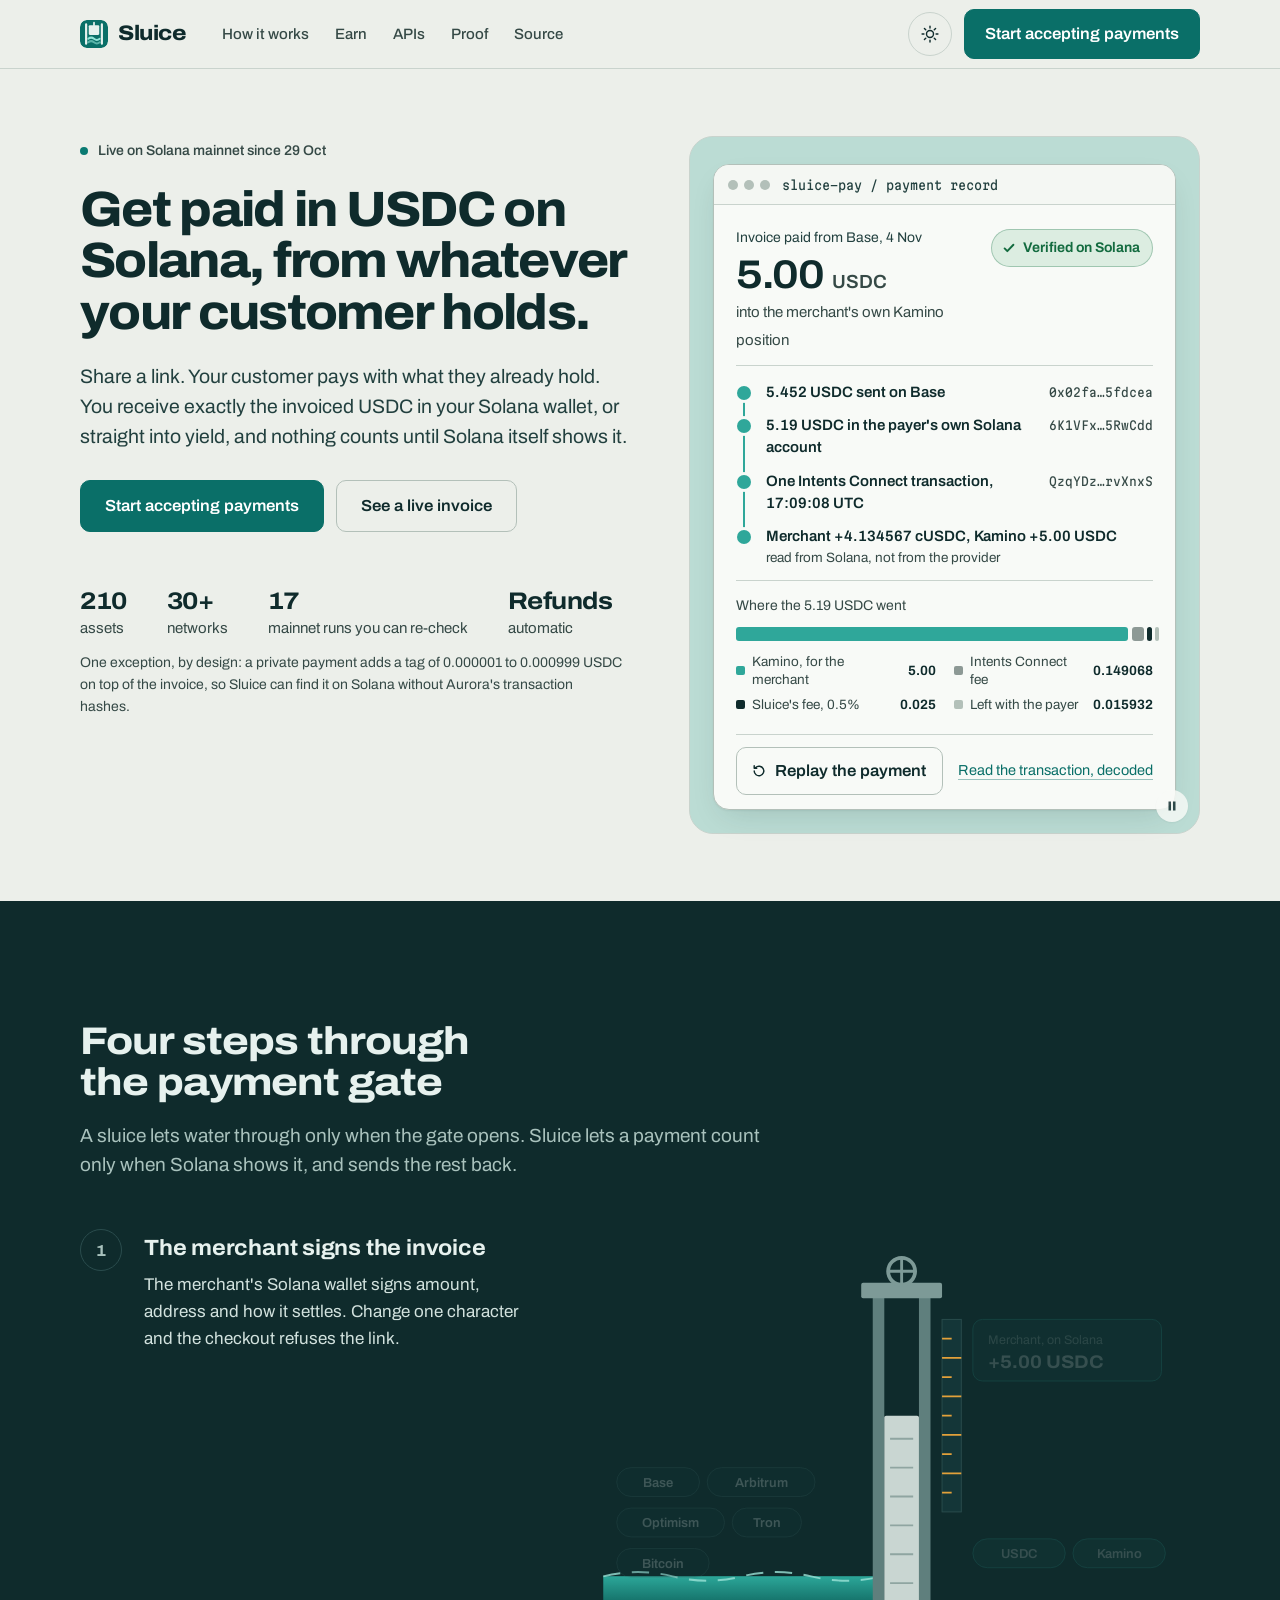
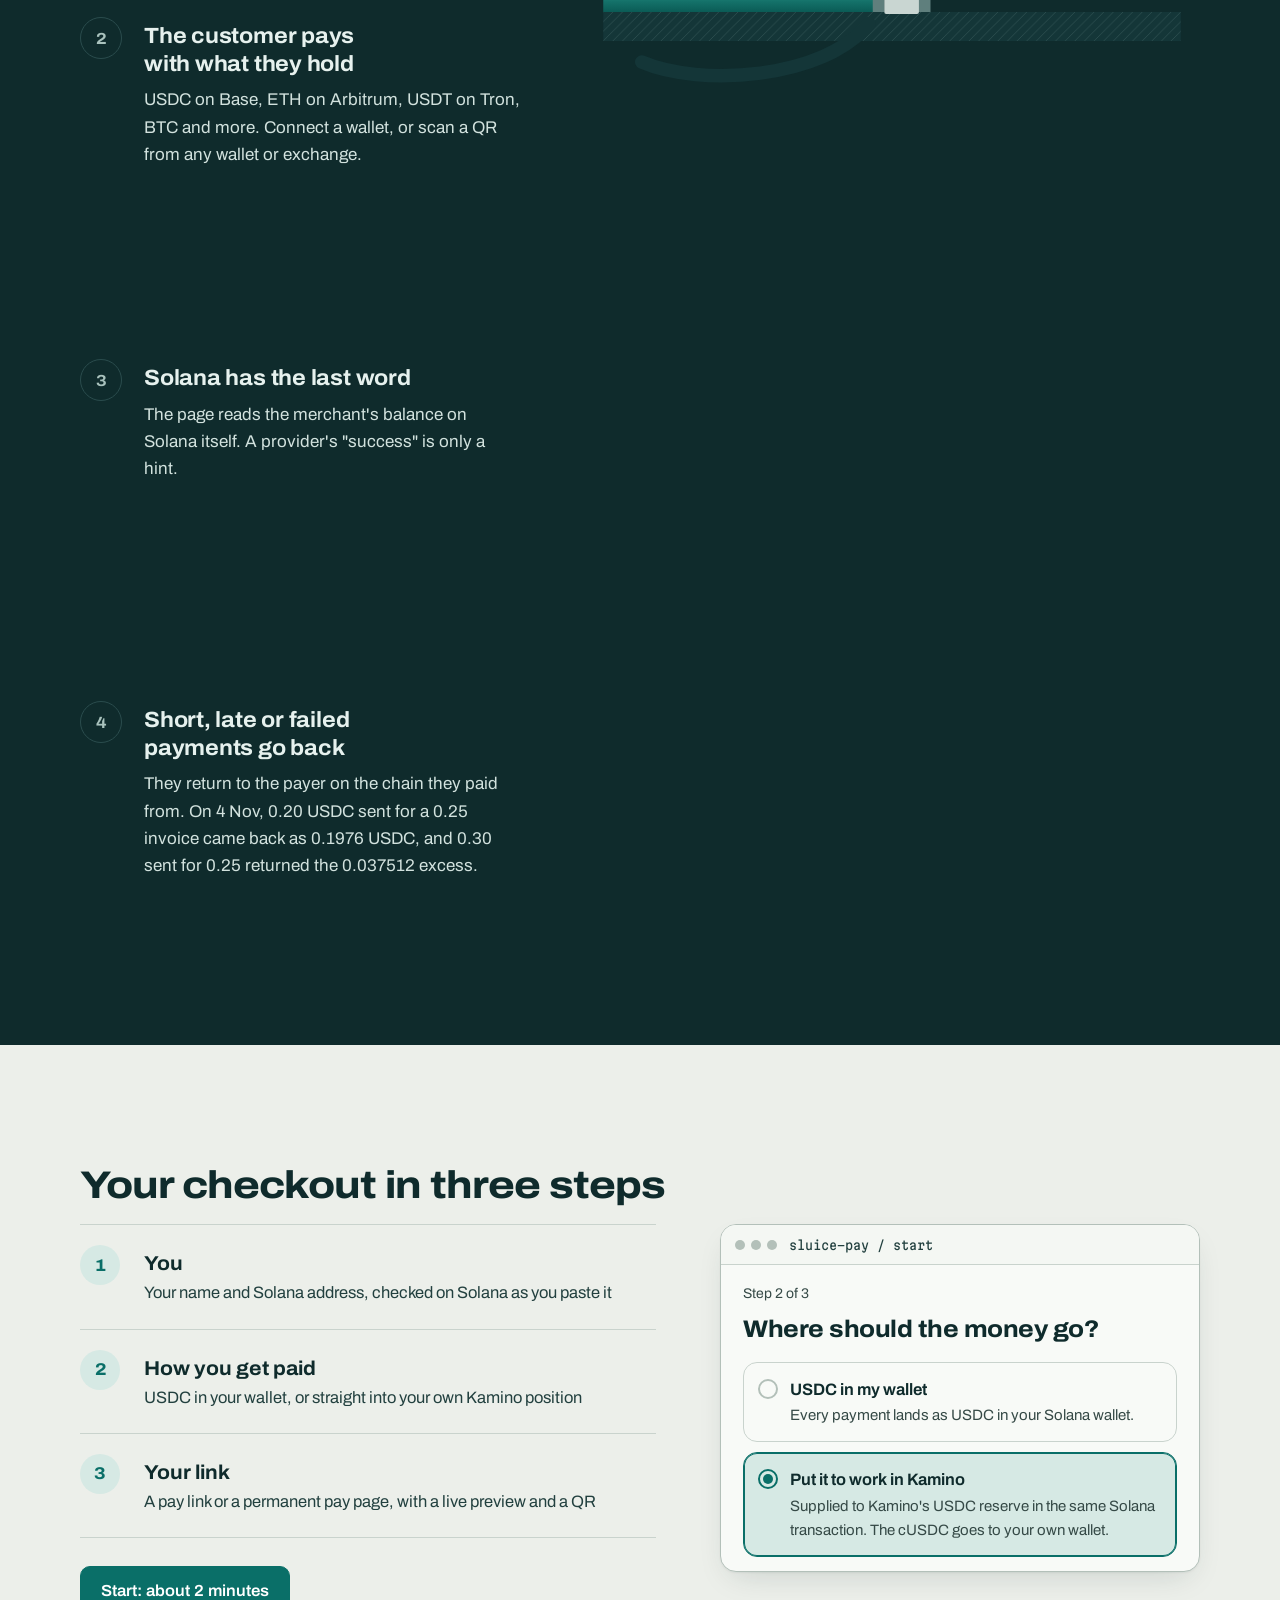
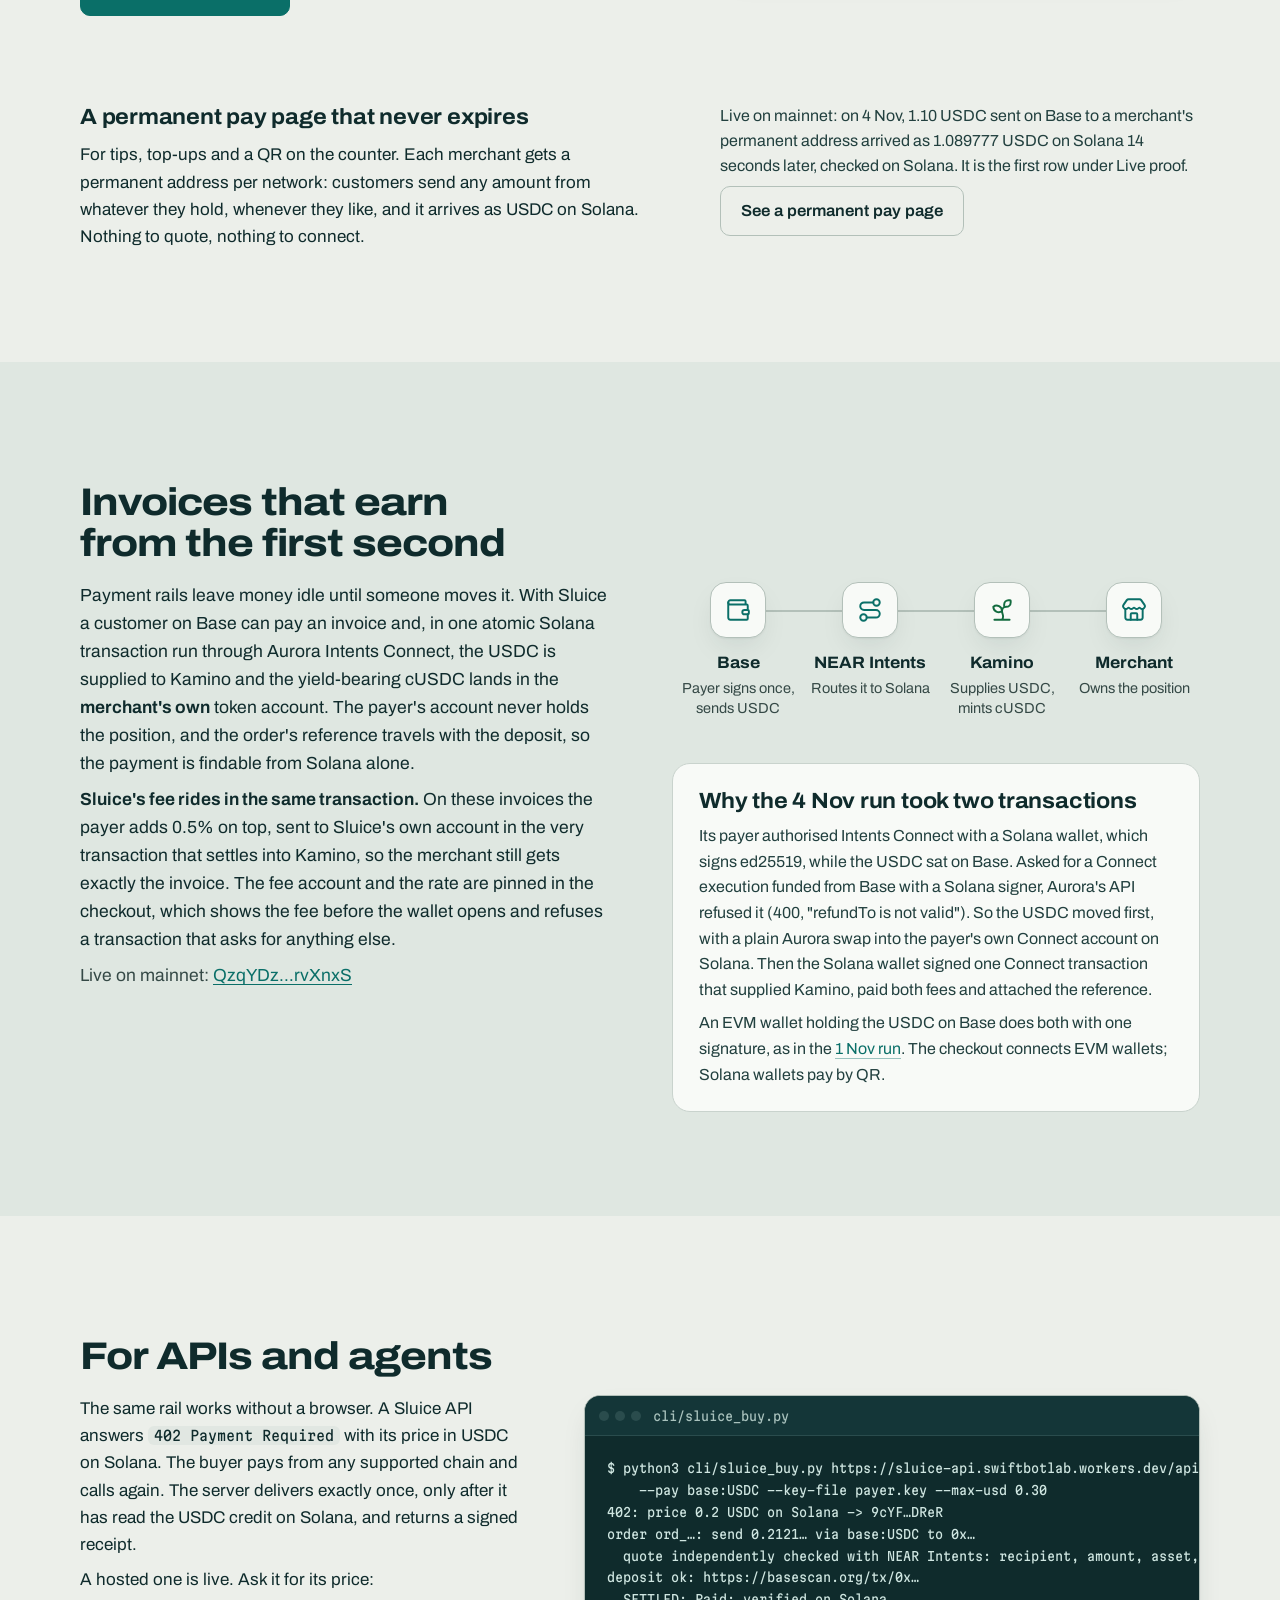
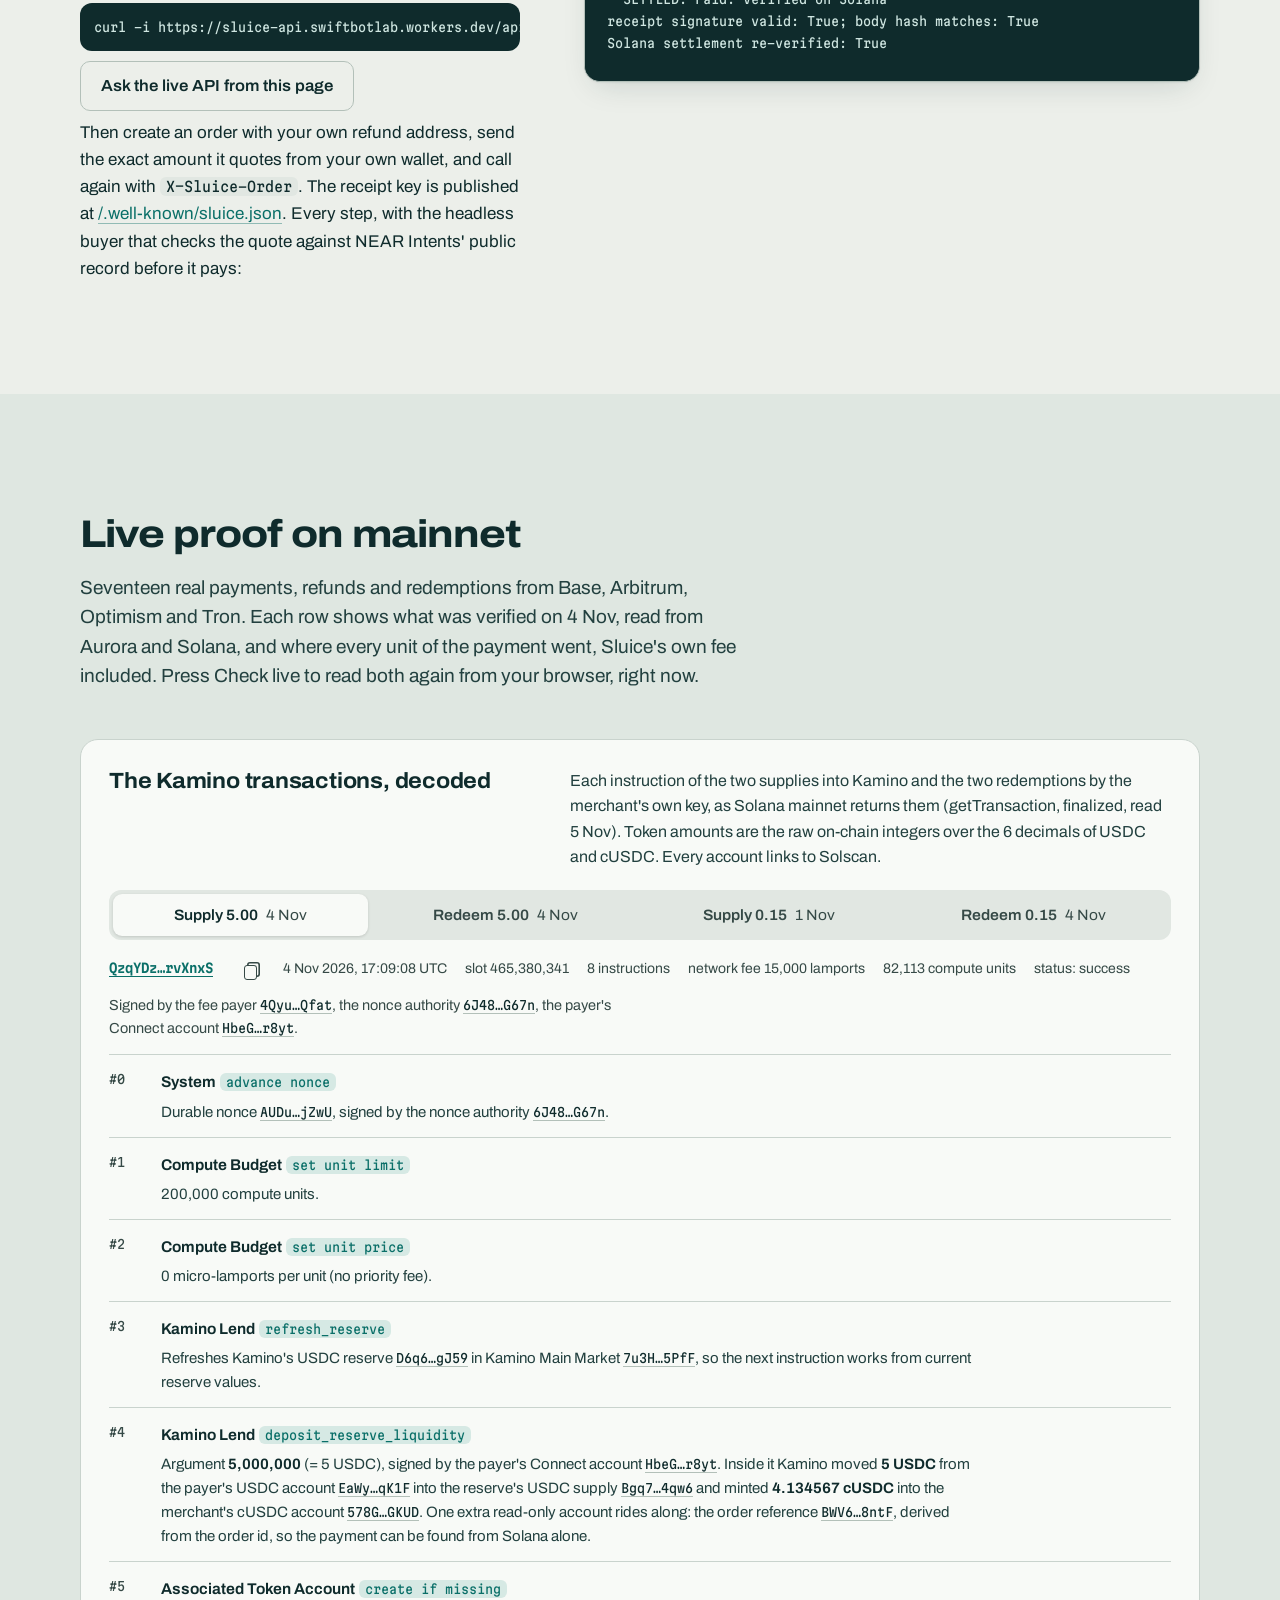
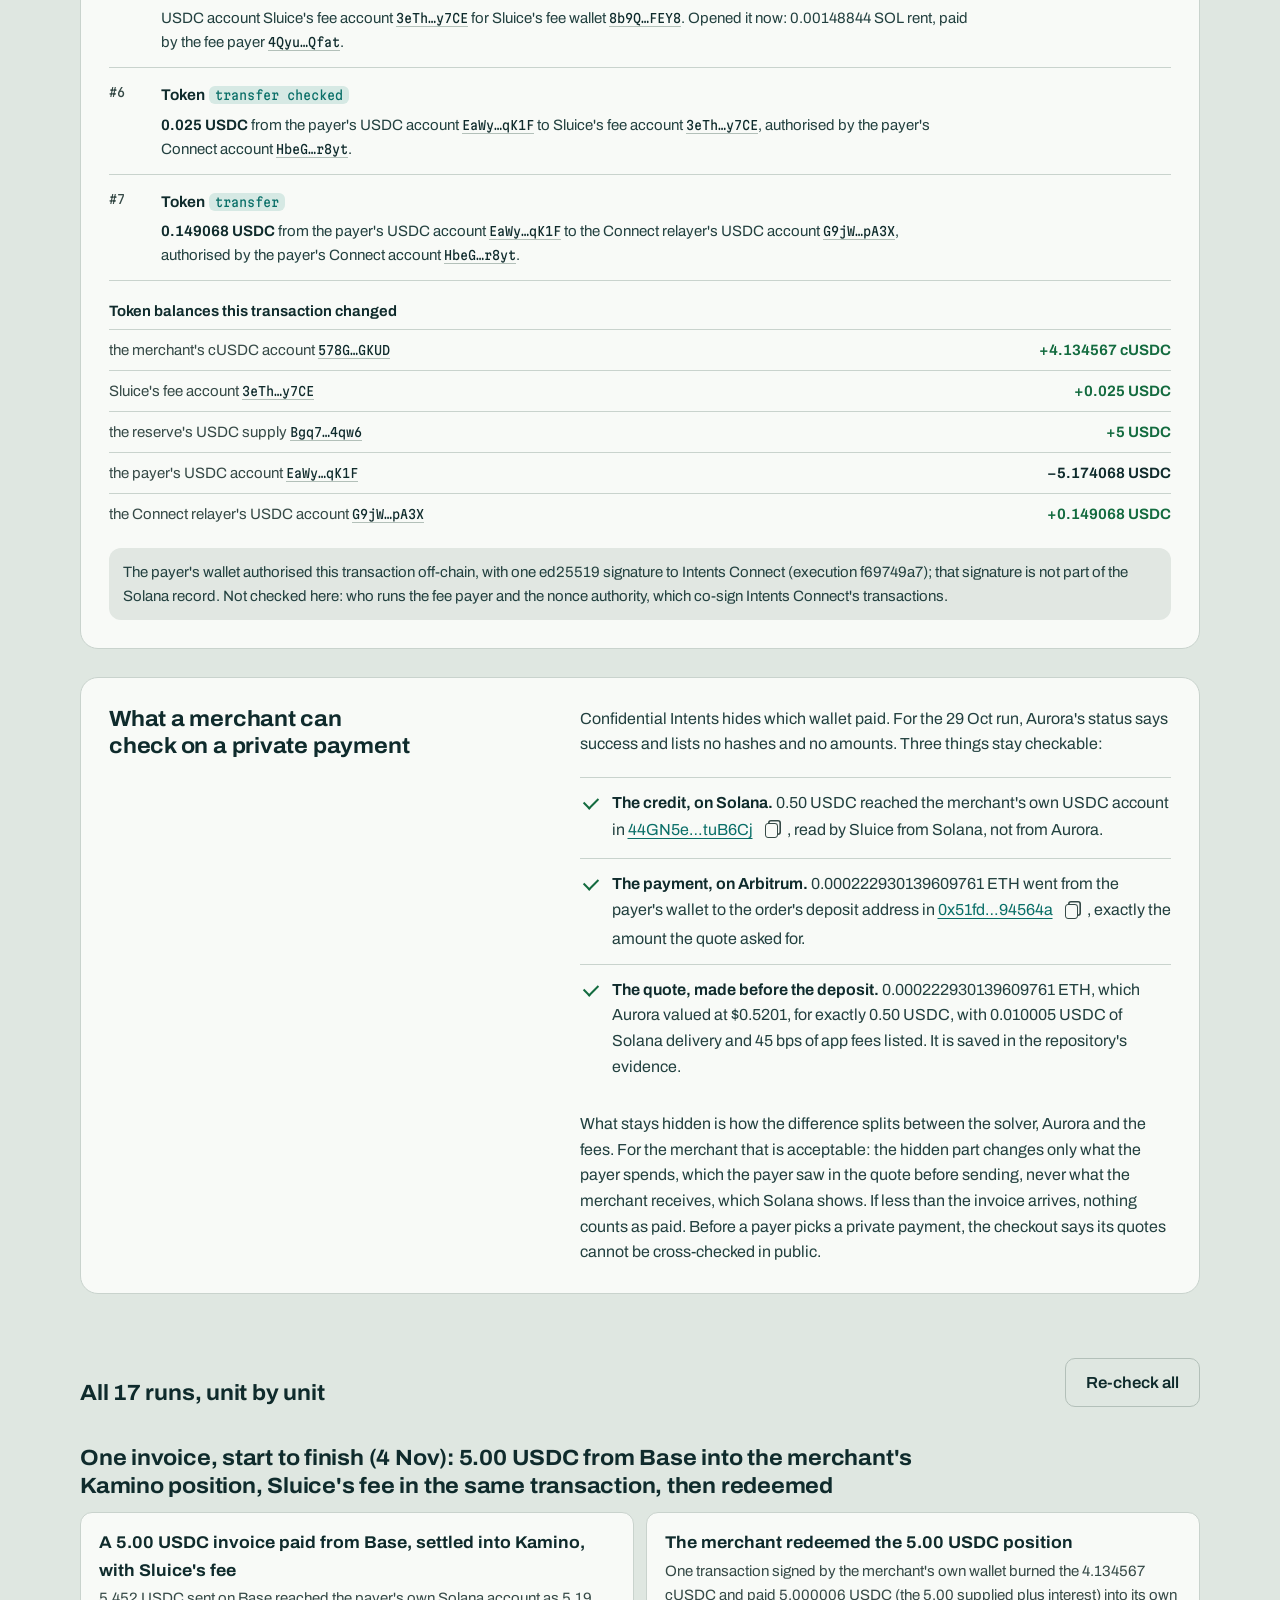
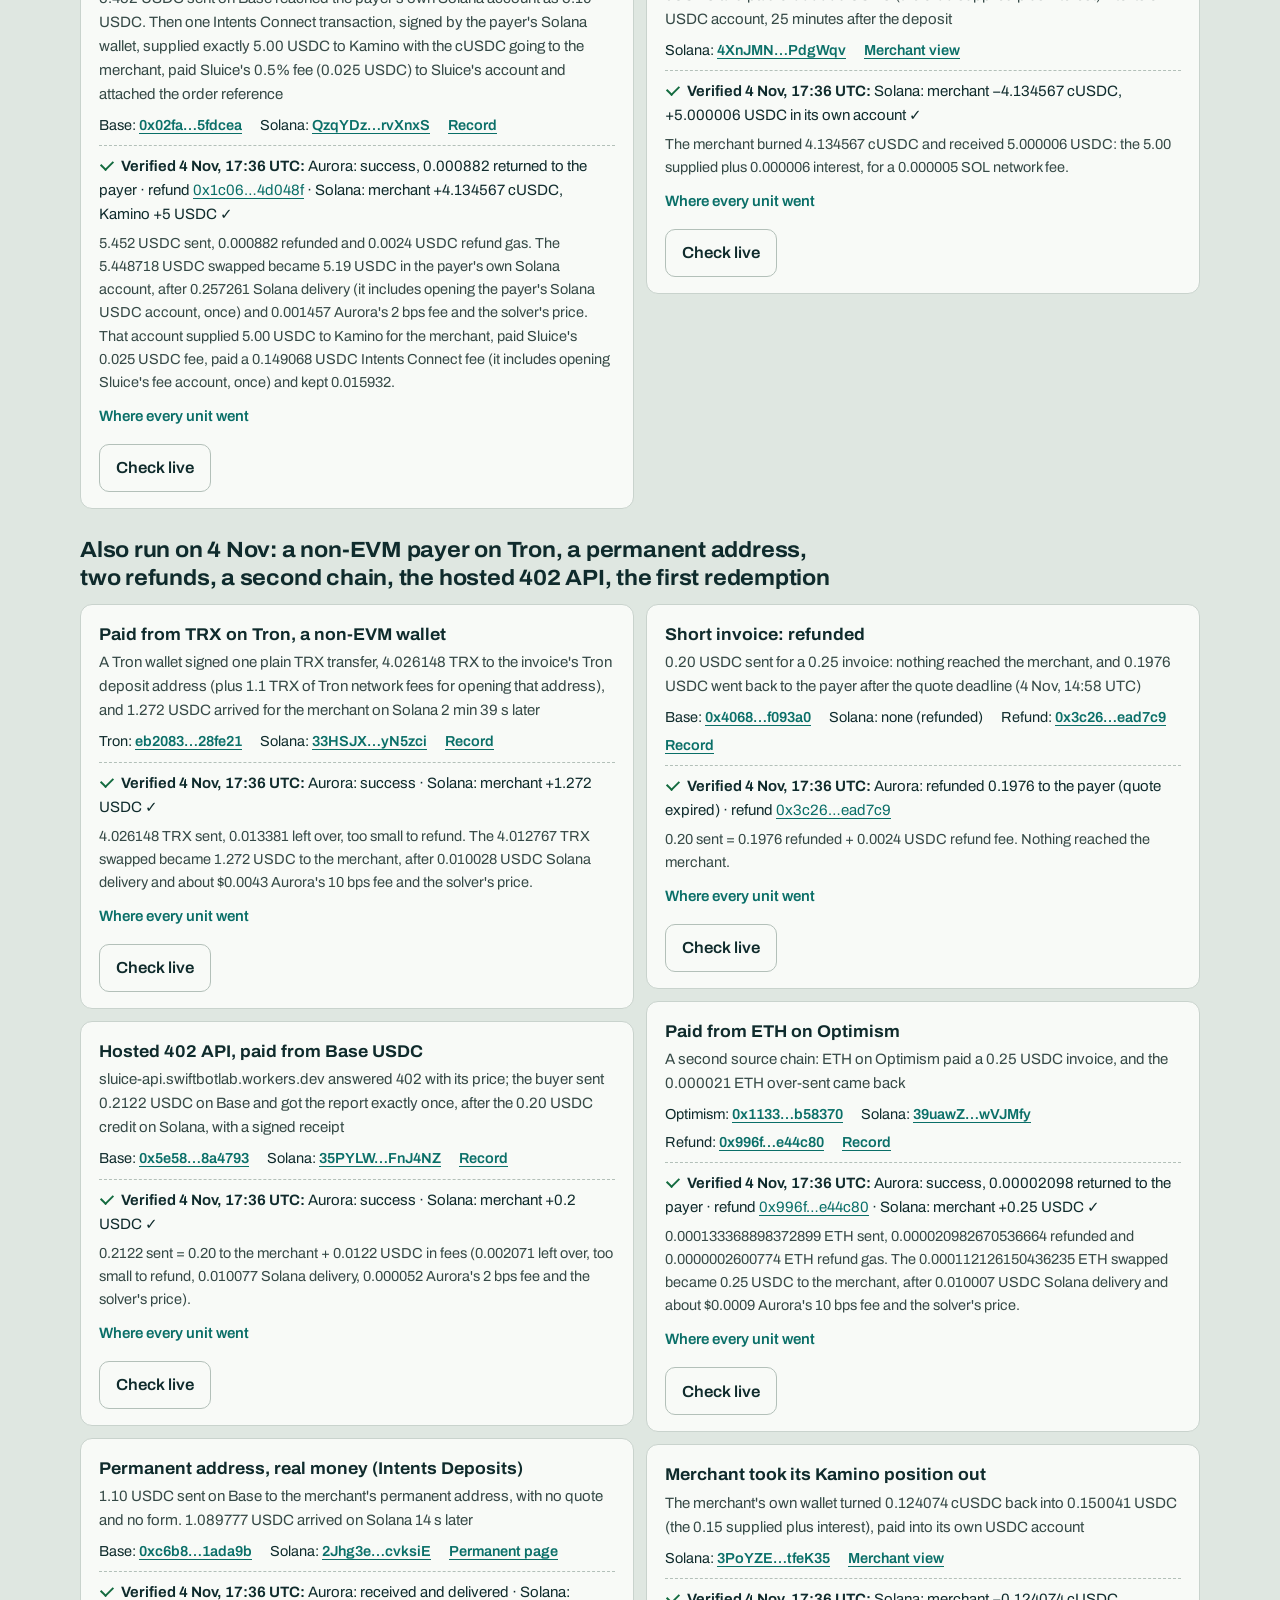
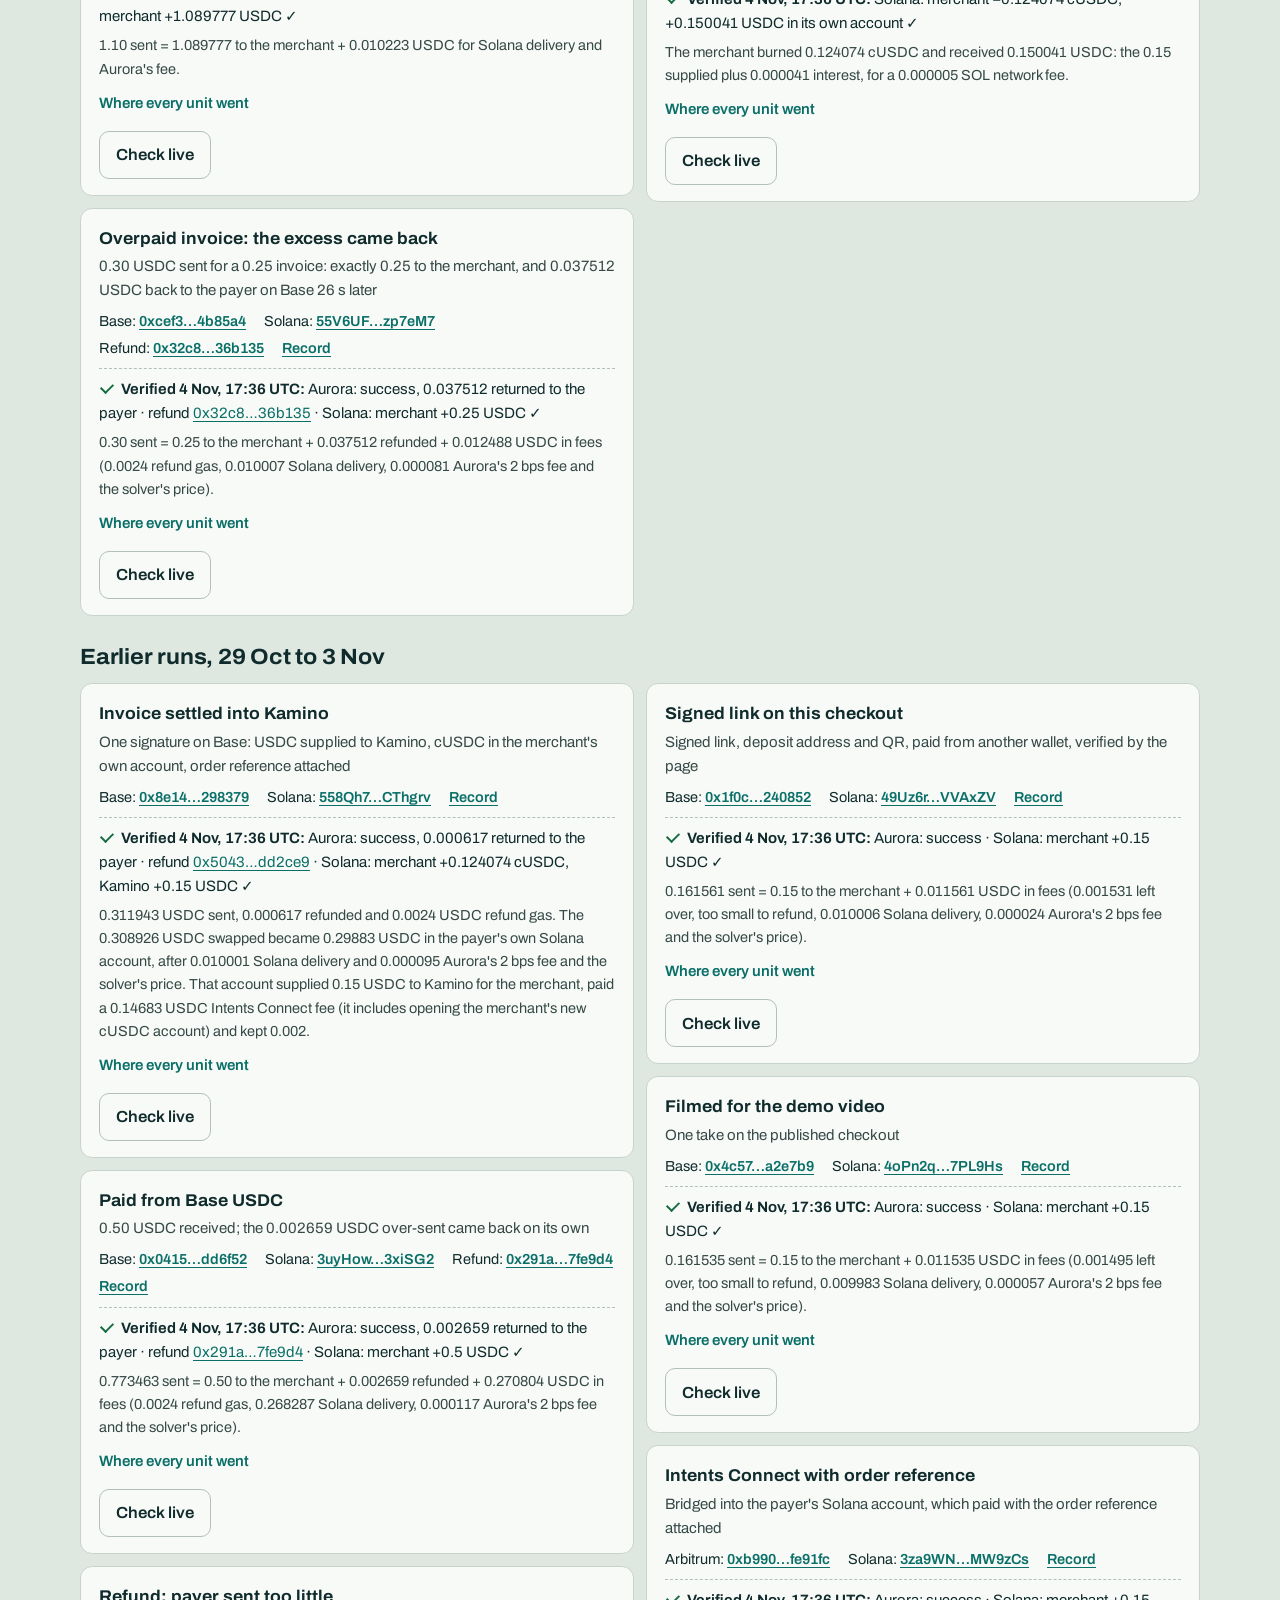
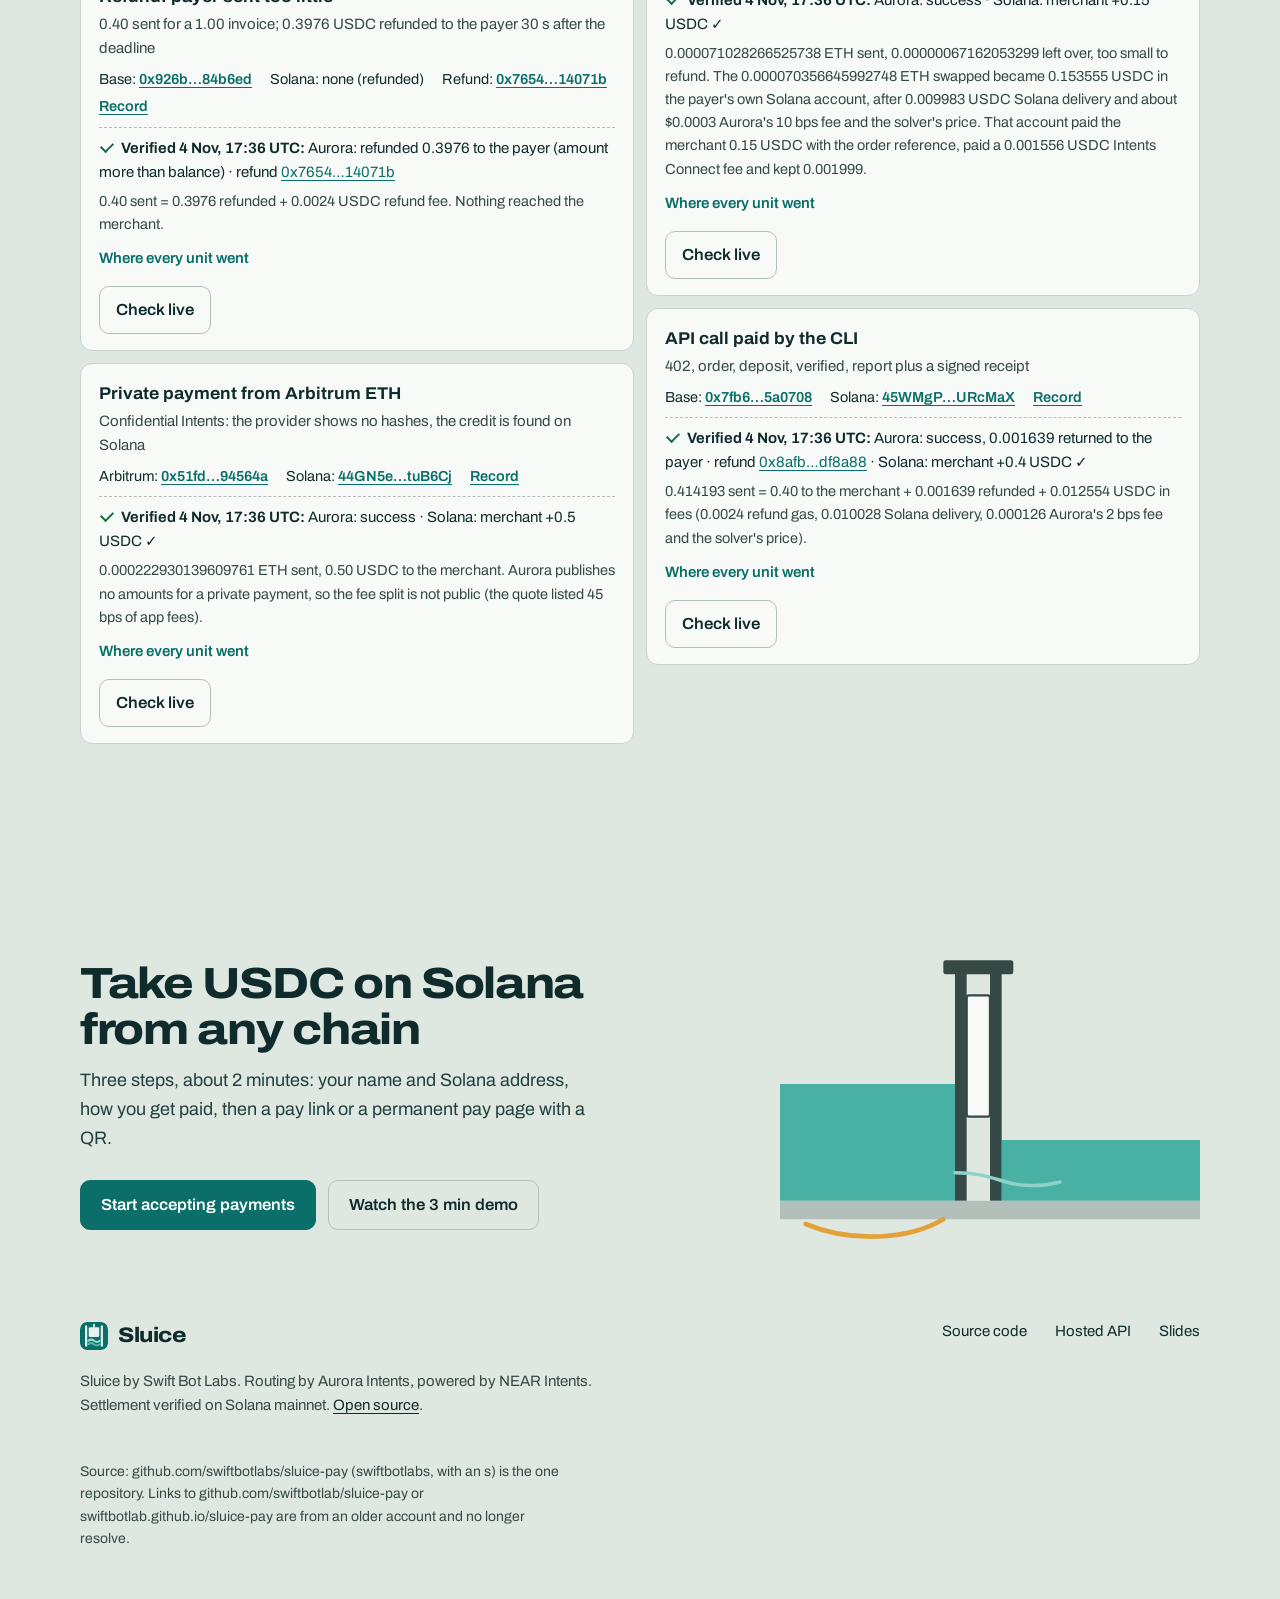
<file: docs/index.html>
<!doctype html>
<html lang="en" data-type="software">
<head>
<meta charset="utf-8">
<meta name="viewport" content="width=device-width, initial-scale=1, viewport-fit=cover">
<meta http-equiv="Content-Security-Policy" content="default-src 'self'; script-src 'self'; style-src 'self'; img-src 'self' data:; connect-src 'self' https://sluice-api.swiftbotlab.workers.dev https://intents-api.aurora.dev https://intents-connect-api.aurora.dev https://1click.chaindefuser.com https://solana-rpc.web.helium.io https://solana-mainnet.gateway.tatum.io https://solana.leorpc.com https://public.rpc.solanavibestation.com; base-uri 'none'; form-action 'none'">
<meta name="referrer" content="no-referrer">
<meta name="theme-color" content="#ECEFEA" media="(prefers-color-scheme: light)">
<meta name="theme-color" content="#071A1C" media="(prefers-color-scheme: dark)">
<meta name="color-scheme" content="light dark">
<meta name="page-type" content="software">
<meta name="site-kind" content="software">
<title>Sluice Pay</title>
<meta name="description" content="Get paid in USDC on Solana by customers on 30+ chains. Settlement verified on Solana, refunds automatic, invoices can settle straight into yield.">
<link rel="icon" href="icon.svg" type="image/svg+xml">
<link rel="preload" href="fonts/archivo-var.woff2" as="font" type="font/woff2" crossorigin>
<link rel="stylesheet" href="style.css">
<script src="early.js"></script>
</head>
<body>
<header class="top">
  <div class="wrap row">
    <a class="skip" href="#main">Skip to content</a>
    <a class="brand" href="./"><img src="icon.svg" alt="" width="28" height="28">Sluice</a>
    <nav id="nav" aria-label="Sections"><a href="#how">How it works</a><a href="#earn">Earn</a><a href="#agents">APIs</a><a href="#proof">Proof</a><a href="https://github.com/swiftbotlabs/sluice-pay" rel="noopener">Source</a></nav>
    <a id="nav-mine" class="navmine hidden" href="#">My payments</a>
    <span class="topend">
      <button id="theme" class="themebtn" type="button" aria-label="Switch to dark mode" title="Switch colour theme"><svg class="i-sun" viewBox="0 0 24 24" aria-hidden="true"><circle cx="12" cy="12" r="4.2"/><path d="M12 2.5v2.2M12 19.3v2.2M2.5 12h2.2M19.3 12h2.2M5.3 5.3l1.6 1.6M17.1 17.1l1.6 1.6M5.3 18.7l1.6-1.6M17.1 6.9l1.6-1.6"/></svg><svg class="i-moon" viewBox="0 0 24 24" aria-hidden="true"><path d="M20.2 14.6A8.4 8.4 0 0 1 9.4 3.8a8.4 8.4 0 1 0 10.8 10.8Z"/></svg></button>
      <a class="button primary navcta" href="#start">Start accepting payments</a>
    </span>
  </div>
</header>

<div id="main-banner" class="wrap"><div id="banner" class="banner hidden" role="status"></div></div>
<main class="wrap" id="main">
  <!-- PAY -->
  <section id="pay" class="card hidden" aria-live="polite">
    <div class="invoice">
      <div class="muted">You are paying</div>
      <div class="amount"><span id="inv-amount">0.00</span> <span class="unit">USDC</span></div>
      <div class="payee"><span class="muted">to</span> <b id="inv-name" class="pn hidden"></b><span id="inv-name-tag" class="nametag hidden">name not verified</span><code id="inv-to" class="addrline"></code></div>
      <div class="ref" id="inv-ref-row">Reference <code id="inv-ref"></code></div>
      <div id="inv-badge" class="badge"></div>
      <div id="inv-earn" class="earnnote hidden">This merchant earns on arrival: your payment goes straight into their Kamino USDC position on Solana.</div>
    </div>

    <div id="step-choose">
      <div id="wallet-box" class="walletbox">
        <div id="wallet-off">
          <button id="btn-wallet-connect" class="primary wide" type="button">Connect wallet</button>
          <div id="wallet-list" class="walletlist hidden" role="group" aria-label="Choose a wallet"></div>
          <p class="muted hint" id="wallet-hint">No address to copy, nothing to type. Or pick an asset below and pay from any wallet or exchange.</p>
          <div id="open-in" class="openin hidden">
            <span class="muted">On your phone? Open this checkout in your wallet:</span>
            <a id="open-mm" rel="noopener">MetaMask</a><a id="open-ph" rel="noopener">Phantom</a><a id="open-cb" rel="noopener">Coinbase</a>
          </div>
        </div>
        <div id="wallet-on" class="hidden">
          <span class="dot" aria-hidden="true"></span><span id="wallet-name"></span> <code id="wallet-addr"></code>
          <button id="btn-wallet-off" class="link" type="button">Disconnect</button>
        </div>
      </div>

      <h2>Pay with</h2>
      <p class="muted hint" id="origin-count">Supported assets appear here from Aurora's live list.</p>
      <div id="origins" class="chips" role="radiogroup" aria-label="Asset to pay with"></div>
      <div id="picked" class="picked hidden"><span>Paying with <b id="picked-name"></b></span><button id="btn-change" class="link" type="button">Change</button></div>
      <button id="btn-more" class="link hidden" type="button" aria-expanded="false"></button>
      <div id="more" class="hidden">
        <label class="field"><span>Search every supported asset</span><input id="asset-search" type="search" placeholder="USDT, Tron, BNB…" autocomplete="off" spellcheck="false"></label>
        <div id="asset-results" class="results" role="radiogroup" aria-label="All supported assets"></div>
      </div>
      <div id="estimate" class="estimate muted"></div>

      <label class="field" id="refund-field">
        <span>Your refund address on <b id="refund-chain">the paying chain</b></span>
        <input id="refund" autocomplete="off" spellcheck="false" placeholder="0x…">
        <small class="muted">If anything goes wrong (too little sent, route failure, expiry) the funds come back here automatically.</small>
        <button id="btn-sol-refund" class="link hidden" type="button">Use my Phantom address</button>
      </label>
      <p id="refund-auto" class="muted hint hidden"></p>
      <label class="toggle" id="private-row"><input type="checkbox" id="confidential"> <span><b>Private payment</b> <span class="muted">· Confidential Intents hides which wallet paid. Private quotes are not public, so this page cannot cross-check them. To find the payment on Solana without Aurora's hashes, the amount gets a tag of 0.000001 to 0.000999 USDC, which the merchant receives on top of the invoice.</span></span></label>
      <div id="quote-error" class="error hidden" role="alert"></div>
      <div class="paybar">
        <button id="btn-quote" class="primary wide" type="button" disabled>Get deposit address</button>
        <p id="pay-why" class="muted hint center"></p>
      </div>
    </div>

    <!-- one-signature rail (Intents Connect) -->
    <div id="step-sign" class="hidden">
      <h2>What you are authorising</h2>
      <p class="muted hint">Decoded from the exact Solana transaction in the signature request, before your wallet opens. It is refused if it does anything else.</p>
      <ul id="sign-facts" class="facts"></ul>
      <p id="sign-state" class="state" role="status"></p>
      <div id="sign-error" class="error hidden" role="alert"></div>
    </div>

    <div id="step-deposit" class="hidden">
      <div class="depgrid">
        <div>
          <div class="kv"><span>Sending from chain</span><b id="d-chain"></b></div>
          <div class="kv"><span>Supported asset</span><span><b id="d-asset"></b> <span class="pill">1 asset supported</span></span></div>
          <div class="kv"><span>Send exactly</span><b id="d-amount" class="big"></b></div>
          <div class="kv" id="d-left-row"><span>Time left</span><b id="d-left"></b></div>
          <div class="kv stack"><span>Deposit address</span></div>
          <div class="addr"><code id="d-address"></code><button id="btn-copy" class="ghost" type="button">Copy</button></div>
          <div id="d-memo-row" class="hidden">
            <div class="kv stack"><span>Memo (required)</span></div>
            <div class="addr"><code id="d-memo"></code><button id="btn-copy-memo" class="ghost" type="button">Copy</button></div>
          </div>
        </div>
        <div class="qrbox">
          <div id="qr" role="img" aria-label="QR code for this payment"></div>
          <div class="muted hint" id="qr-caption"></div>
          <button id="btn-qr-mode" class="link" type="button"></button>
        </div>
      </div>
      <div class="req">
        <b>Transfer requirements</b>
        <p id="d-req"></p>
        <ul id="d-facts"></ul>
      </div>
      <div id="topup" class="topup hidden" role="alert"></div>
      <div class="row gap">
        <button id="btn-wallet" class="primary hidden" type="button">Pay with browser wallet</button>
        <a id="btn-open-app" class="button ghost hidden" rel="noopener">Open in wallet app</a>
        <span class="muted hint" id="wallet-note"></span>
      </div>
      <details><summary>Already sent it from another wallet? Paste the tx hash (optional, speeds up detection)</summary>
        <div class="row gap"><input id="txhash" aria-label="Transaction hash" placeholder="0x…" spellcheck="false"><button id="btn-tx" class="ghost" type="button">Submit</button></div>
      </details>
    </div>

    <ol id="timeline" class="timeline hidden">
      <li data-k="AWAIT"><span id="tl-await">Waiting for your deposit</span> <span class="t" id="countdown"></span></li>
      <li data-k="SEEN">Deposit detected on the source chain</li>
      <li data-k="ROUTE">Routing through NEAR Intents</li>
      <li data-k="SOLANA"><span id="tl-solana">Verified on Solana (merchant balance checked directly)</span></li>
    </ol>
    <div id="result" class="hidden"></div>
  </section>

  <!-- PERMANENT PAY PAGE -->
  <section id="perm" class="card hidden" aria-live="polite">
    <div class="invoice">
      <div class="muted">Pay any amount to</div>
      <div class="payee"><b id="p-name" class="pname hidden"></b><span id="p-name-tag" class="nametag hidden">name not verified</span><code id="p-to" class="addrline"></code></div>
      <div id="p-badge" class="badge warn">Confirm this address with the merchant</div>
      <p class="muted hint">It arrives as USDC on Solana. No wallet to connect, no form, and the address never expires.</p>
    </div>
    <div id="p-pick">
      <h2>What are you sending?</h2>
      <p class="muted hint" id="p-count">Supported assets appear here from Aurora's live list.</p>
      <div id="p-origins" class="chips" role="radiogroup" aria-label="Asset you are sending"></div>
      <div id="p-picked" class="picked hidden"><span>Sending <b id="p-picked-name"></b></span><button id="p-change" class="link" type="button">Change</button></div>
      <button id="p-more" class="link hidden" type="button" aria-expanded="false"></button>
      <div id="p-more-box" class="hidden">
        <label class="field"><span>Search every supported asset</span><input id="p-search" type="search" placeholder="USDT, Tron, BNB…" autocomplete="off" spellcheck="false"></label>
        <div id="p-results" class="results" role="radiogroup" aria-label="All supported assets"></div>
      </div>
    </div>
    <div id="p-panel" class="hidden">
      <div class="depgrid">
        <div>
          <div class="kv"><span>Sending from chain</span><b id="p-chain"></b></div>
          <div class="kv"><span>Asset</span><span><b id="p-asset"></b> <span class="pill" id="p-pill"></span></span></div>
          <div class="kv stack"><span>Permanent deposit address</span></div>
          <div class="addr"><code id="p-address"></code><button id="p-copy" class="ghost" type="button">Copy</button></div>
          <div id="p-memo-row" class="hidden">
            <div class="kv stack"><span>Memo (required)</span></div>
            <div class="addr"><code id="p-memo"></code><button id="p-copy-memo" class="ghost" type="button">Copy</button></div>
          </div>
        </div>
        <div class="qrbox"><div id="p-qr" role="img" aria-label="QR code of the permanent deposit address"></div><div class="muted hint" id="p-qr-caption"></div></div>
      </div>
      <div class="req">
        <b>Transfer requirements</b>
        <p id="p-req"></p>
        <ul id="p-facts"></ul>
      </div>
    </div>
    <div id="p-error" class="error hidden" role="alert"></div>
    <div id="p-activity" class="hidden">
      <h2>Deposits to this address</h2>
      <div id="p-rows"></div>
      <p class="muted hint">Read live from Aurora. Delivered payments are checked on Solana.</p>
    </div>
  </section>

  <!-- RECEIPT -->
  <section id="receipt" class="card hidden" aria-live="polite">
    <div class="muted">Payment record</div>
    <h1 id="r-title">Checking…</h1>
    <p id="r-sub" class="muted"></p>
    <dl id="r-rows" class="rows"></dl>
    <div class="row gap">
      <button id="r-copy" class="ghost" type="button">Copy support details</button>
      <button id="r-share" class="ghost" type="button">Copy this link</button>
    </div>
    <p class="muted hint">Read live from Aurora Intents and from Solana in your browser. Nothing here comes from a Sluice server.</p>
  </section>

  <!-- MERCHANT -->
  <section id="merchant" class="hidden" aria-live="polite">
    <div class="card mhead">
      <div class="muted">Merchant view</div>
      <h1 id="m-title"></h1>
      <div class="addr"><code id="m-addr"></code><button id="m-copy" class="ghost" type="button">Copy</button></div>
      <div class="row gap mlinks">
        <a id="m-new" class="button primary" href="#start">New pay link</a>
        <a id="m-perm" class="button ghost">Permanent pay page</a>
        <a id="m-sol" class="button ghost" target="_blank" rel="noopener">Solscan</a>
      </div>
      <p class="muted hint">Read live from Solana and Aurora in your browser. No login and no database: anyone with this address sees the same numbers.</p>
    </div>
    <div class="tabs" role="tablist" aria-label="Merchant sections">
      <button type="button" role="tab" id="mt-overview" aria-controls="mp-overview" aria-selected="true">Overview</button>
      <button type="button" role="tab" id="mt-payments" aria-controls="mp-payments" aria-selected="false" tabindex="-1">Payments</button>
      <button type="button" role="tab" id="mt-earn" aria-controls="mp-earn" aria-selected="false" tabindex="-1">Earn</button>
    </div>
    <div id="mp-overview" class="card" role="tabpanel" aria-labelledby="mt-overview">
      <div id="m-welcome" class="welcome hidden">
        <div class="row between"><b id="m-welcome-title">Getting started</b><button id="m-welcome-x" class="link" type="button">Hide</button></div>
        <ol id="m-checklist" class="checklist"></ol>
      </div>
      <div class="stats stats3">
        <div class="stat"><span class="muted">USDC in wallet</span><b id="m-usdc">…</b><small class="muted">on Solana, now</small></div>
        <div class="stat"><span class="muted">In Kamino</span><b id="m-earn">…</b><small class="muted" id="m-earn-sub">cUSDC position</small></div>
        <div class="stat"><span class="muted">Received, 14 days</span><b id="m-14">…</b><small class="muted" id="m-14-sub">verified on Solana</small></div>
      </div>
      <p id="m-partial" class="badge warn" role="status"></p>
      <h2>USDC received per day</h2>
      <p class="muted hint">Last 14 days, your local time. Only credits read from Solana count. Hover or tap a day.</p>
      <div id="m-chart" class="chart" role="group" aria-label="USDC received per day, last 14 days"></div>
      <div class="row between"><h2>Latest payments</h2><button id="m-all" class="link" type="button">All payments</button></div>
      <div id="m-latest" class="ledger"><p class="muted">This list is read live from the merchant's account on Solana, in your browser. The stored verification of every run is under Live proof.</p></div>
    </div>
    <div id="mp-payments" class="card hidden" role="tabpanel" aria-labelledby="mt-payments">
      <h2>Payments received</h2>
      <p class="muted hint" id="m-scan-note">Every amount is read from Solana. Where this checkout routed a payment, Aurora adds what the customer paid with and a record you can share.</p>
      <div id="m-rows" class="ledger"><p class="muted">This list is read live from the merchant's account on Solana, in your browser. The stored verification of every run is under Live proof.</p></div>
    </div>
    <div id="mp-earn" class="card hidden" role="tabpanel" aria-labelledby="mt-earn">
      <h2>Your Kamino position</h2>
      <div class="stats">
        <div class="stat"><span class="muted">cUSDC held</span><b id="m-shares">…</b><small class="muted">in your own token account</small></div>
        <div class="stat"><span class="muted">Worth at least</span><b id="m-worth">…</b><small class="muted" id="m-worth-sub">USDC</small></div>
      </div>
      <p class="muted hint">cUSDC is Kamino's receipt for USDC supplied to its main-market reserve. Its USDC value only grows as borrowers pay interest, so the rate of your newest deposit gives a floor for today's value.</p>
      <h2>Deposits into Kamino</h2>
      <div id="m-earn-rows" class="ledger"><p class="muted">This list is read live from the merchant's account on Solana, in your browser. The stored verification of every run is under Live proof.</p></div>
      <h2>Getting it back</h2>
      <p>Your wallet owns the cUSDC, so only you can redeem it. <code>python3 cli/redeem_earn.py --owner &lt;your address&gt;</code> simulates the withdrawal on mainnet; with <code>--key-file</code> and <code>--send</code> it turns cUSDC back into USDC plus interest, in your own USDC account.</p>
      <div id="m-out-rows" class="ledger"><p class="muted">This list is read live from the merchant's account on Solana, in your browser. The stored verification of every run is under Live proof.</p></div>
      <p class="muted hint">Kamino is a third-party protocol: smart-contract and liquidity risk apply until you redeem.</p>
    </div>
  </section>

  <!-- FIRST RUN: three steps to a working checkout -->
  <section id="setup" class="hidden" aria-live="polite">
    <div class="onb-top">
      <div class="onb-progress" aria-hidden="true"><span></span><span></span><span></span></div>
      <p class="onb-step" id="o-step">Step 1 of 3 · You</p>
    </div>
    <div class="onb-grid">
      <div class="card onb-form">
        <div id="o-s1" class="onb-pane">
          <p class="eyebrow">Set up · about 2 minutes</p>
          <h1>Let's get you paid</h1>
          <p class="lead">Three short steps: who you are, how you want the money, and your link. No account and no sign-up. Nothing is kept on a server.</p>
          <ul class="need">
            <li>Your shop or display name</li>
            <li>Your Solana wallet address, where the USDC lands</li>
          </ul>
          <label class="field"><span>Your name</span><input id="o-name" maxlength="40" autocomplete="organization" spellcheck="false" placeholder="e.g. Café Lumière"><small class="muted">As your customers know you. It is shown on your checkout.</small></label>
          <div class="field">
            <div class="fieldhead"><label for="o-to">Your Solana wallet address</label><button id="o-paste" class="ghost small" type="button">Paste</button></div>
            <input id="o-to" autocomplete="off" spellcheck="false" autocapitalize="off" placeholder="32 to 44 letters and numbers">
            <p id="o-to-check" class="check" role="status"></p>
            <label class="toggle hidden" id="o-confirm-row"><input type="checkbox" id="o-confirm"> <span>This saved address is my own wallet. <span class="muted">It was filled in from this device: check every character before you continue.</span></span></label>
            <button id="o-phantom" class="link hidden" type="button">Use my Phantom address</button>
          </div>
          <details id="o-help" class="help">
            <summary>Where do I find my Solana address?</summary>
            <div class="seg" role="tablist" aria-label="Wallet">
              <button type="button" role="tab" aria-selected="true" data-w="phantom">Phantom</button>
              <button type="button" role="tab" aria-selected="false" data-w="solflare">Solflare</button>
              <button type="button" role="tab" aria-selected="false" data-w="exchange">An exchange</button>
            </div>
            <ol class="howto" data-w="phantom"><li>Open Phantom and tap <b>Receive</b>.</li><li>Find <b>Solana</b> in the list and tap <b>Copy</b>.</li><li>Come back and tap <b>Paste</b>.</li></ol>
            <ol class="howto hidden" data-w="solflare"><li>Open Solflare and tap your wallet name at the top.</li><li>Tap <b>Copy address</b>.</li><li>Come back and tap <b>Paste</b>.</li></ol>
            <div class="howto hidden" data-w="exchange"><p>Use a wallet you control instead. Exchange deposit addresses can change or need a memo, and settling into Kamino needs your own wallet. Phantom and Solflare are free and take a few minutes to set up.</p></div>
          </details>
          <div class="never"><b>Never paste these</b>
            <ul><li>Your recovery phrase (12 or 24 words) or a private key. Sluice never asks for them.</li><li>An Ethereum-style address that starts with 0x.</li><li>A token's own address, like USDC's. It has to be your wallet.</li></ul>
          </div>
        </div>

        <div id="o-s2" class="onb-pane hidden">
          <p class="eyebrow">Step 2 · how you get paid</p>
          <h1>Where should the money go?</h1>
          <p class="lead">Either way your customers pay with what they hold, on any chain, and you receive USDC on Solana.</p>
          <div class="opts" role="radiogroup" aria-label="How payments settle">
            <label class="opt"><input type="radio" name="o-settle" value="usdc" checked><span><b>USDC in my wallet</b><span class="muted">Every payment lands as USDC in <span id="o-s2-to"></span>. Works with every way of paying.</span></span></label>
            <label class="opt"><input type="radio" name="o-settle" value="earn"><span><b>Put it to work in Kamino</b><span class="muted">Each payment is supplied to Kamino's USDC reserve in the same Solana transaction. The interest-bearing cUSDC goes to your own wallet; nobody else holds it.</span></span></label>
          </div>
          <ul id="o-earn-facts" class="facts hidden">
            <li>Customers who pay with a connected EVM wallet settle into Kamino. Paying by address or QR settles as plain USDC: you are paid either way.</li>
            <li id="o-earn-proof">Live on mainnet: </li>
            <li>You can redeem cUSDC for USDC plus interest at any time with <code>cli/redeem_earn.py</code>.</li>
            <li>Kamino is a third-party protocol: smart-contract and liquidity risk until you redeem.</li>
          </ul>
        </div>

        <div id="o-s3" class="onb-pane hidden">
          <p class="eyebrow">Step 3 · your link</p>
          <h1>What do you want to share?</h1>
          <div class="opts two" role="radiogroup" aria-label="Kind of link">
            <label class="opt"><input type="radio" name="o-kind" value="fixed" checked><span><b>A pay link</b><span class="muted">A fixed amount, refunds automatic. For invoices and orders.</span></span></label>
            <label class="opt"><input type="radio" name="o-kind" value="perm"><span><b>A pay page</b><span class="muted">Any amount, any time, never expires. For tips and a QR on the counter.</span></span></label>
          </div>
          <div id="o-fixed">
            <div class="row gap">
              <label class="field grow"><span>Amount (USDC)</span><input id="o-amt" inputmode="decimal" autocomplete="off" placeholder="25.00"></label>
              <label class="field grow"><span>Reference <small class="muted">optional</small></span><input id="o-ref" maxlength="40" autocomplete="off" spellcheck="false" placeholder="invoice-1042"></label>
            </div>
            <p class="muted hint" id="o-sign-note"></p>
          </div>
          <div id="o-perm" class="hidden">
            <p class="muted hint">One permanent address per network, read live from Aurora when your customer picks what they pay with. Deposits have a $1 minimum ($2 on Tron), settle as plain USDC and are retried rather than refunded, so use a pay link for fixed prices.</p>
          </div>
        </div>

        <div id="o-done" class="onb-pane hidden">
          <p class="eyebrow">Done</p>
          <h1>Save your link</h1>
          <p class="lead">This link is your checkout. Sluice keeps no copy on any server, so copy it or save the QR now.</p>
          <div class="addr"><code id="o-link"></code><button id="o-copy" class="ghost" type="button">Copy</button></div>
          <p class="muted hint" id="o-link-note"></p>
          <div class="row gap">
            <a id="o-open" class="button primary" target="_blank" rel="noopener">Open it</a>
            <button id="o-share" class="ghost hidden" type="button">Share</button>
            <a id="o-qr-dl" class="button ghost" download="sluice-link.png">Save QR</a>
          </div>
          <div class="qrbox donebox"><div id="o-qr" role="img" aria-label="QR code of your link"></div><p class="muted hint" id="o-qr-cap"></p></div>
          <h2>Next</h2>
          <ol id="o-checklist" class="checklist"></ol>
          <div class="row gap">
            <a id="o-merchant" class="button ghost">Open my merchant view</a>
            <button id="o-again" class="link" type="button">Make another link</button>
          </div>
          <p class="hint"><button id="o-forget" class="link" type="button">Forget my details on this device</button></p>
        </div>
        <div id="o-error" class="error hidden" role="alert"></div>
      </div>

      <aside class="onb-preview" aria-label="What your customer sees">
        <div class="prevhead"><span class="eyebrow">What your customer sees</span><span class="pill">Preview</span></div>
        <div class="phone">
          <div class="phone-bar"><span id="pv-url"></span></div>
          <div class="phone-body">
            <div class="muted" id="pv-lead">You are paying</div>
            <div class="amount" id="pv-amount-row"><span id="pv-amt">0.00</span> <span class="unit">USDC</span></div>
            <div class="payee"><span class="muted" id="pv-to-word">to</span> <b id="pv-name" class="pn"></b><span class="nametag">name not verified</span><code id="pv-to" class="addrline"></code></div>
            <div id="pv-badge" class="badge"></div>
            <div id="pv-earn" class="earnnote hidden">This merchant earns on arrival: your payment goes straight into their Kamino USDC position on Solana.</div>
            <div class="pv-fake" aria-hidden="true">Connect wallet</div>
            <div class="pv-h">Pay with</div>
            <div class="chips pv-chips" id="pv-chips" aria-hidden="true"></div>
            <p class="muted hint" id="pv-count"></p>
          </div>
        </div>
        <p class="muted hint" id="pv-foot">Built from what you type. Nothing leaves this page until you create the link.</p>
      </aside>

      <div class="onb-bar">
        <button id="o-back" class="ghost" type="button">Back</button>
        <button id="o-next" class="primary" type="button">Next</button>
        <p id="o-why" class="muted hint"></p>
      </div>
    </div>
  </section>

  <!-- HOME -->
  <div id="home">
    <section class="hero" aria-labelledby="hero-h">
      <div class="hero-copy">
        <p class="notice">Live on Solana mainnet since 29 Oct</p>
        <h1 id="hero-h">Get paid in USDC on Solana, from whatever your customer holds.</h1>
        <p class="lead">Share a link. Your customer pays with what they already hold. You receive exactly the invoiced USDC in your Solana wallet, or straight into yield, and nothing counts until Solana itself shows it.</p>
        <div class="btn-row">
          <a class="button primary" href="#start">Start accepting payments</a>
          <a id="btn-demo" class="button ghost" href="#p=[base64].XDSG4A7YmbS97B2hAIbGSnT3aJ3sOlasUS3qWgHLkXP8qTCp9P3Iqp71OrojPLT19vcn39eOTFU0IcZZ6b3PCQ">See a live invoice</a>
        </div>
        <ul class="heroline"><li><b id="stat-assets">210</b> assets</li><li><b id="stat-nets">30+</b> networks</li><li><b>17</b> mainnet runs you can re-check</li><li><b>Refunds</b> automatic</li></ul>
        <p class="hint footnote">One exception, by design: a private payment adds a tag of 0.000001 to 0.000999 USDC on top of the invoice, so Sluice can find it on Solana without Aurora's transaction hashes.</p>
      </div>

      <div class="hero-visual">
        <div class="channel" aria-hidden="true"><div id="hero-fx" class="channel-fx"></div></div>
        <div class="app-frame hv" id="hv" role="group" aria-label="Payment record of the 4 Nov invoice: 5.00 USDC from Base into the merchant's Kamino position">
          <div class="af-bar"><span class="af-dots" aria-hidden="true"><i></i><i></i><i></i></span><span class="af-url">sluice-pay / payment record</span></div>
          <div class="af-body">
            <div class="hv-head">
              <div>
                <span class="hv-k">Invoice paid from Base, 4 Nov</span>
                <div class="hv-amt"><b>5.00</b> <span>USDC</span></div>
                <span class="hv-to">into the merchant's own Kamino position</span>
              </div>
              <span class="hv-stamp"><svg viewBox="0 0 20 20" aria-hidden="true"><path d="M4.5 10.5l3.4 3.4 7.6-8"/></svg>Verified on Solana</span>
            </div>
            <ol class="hv-steps">
              <li><b>5.452 USDC sent on Base</b><a href="https://basescan.org/tx/0x02fa3ab5d3011cd79c215a20e285539fc140038ad5dc47a28b97913aed5fdcea" target="_blank" rel="noopener">0x02fa…5fdcea</a></li>
              <li><b>5.19 USDC in the payer's own Solana account</b><a href="https://solscan.io/tx/6K1VFxxehZikD5rKD4FnaMCmhWVf3MtEdQuczMTpwopLA4szvSiTVixFzuKJ8VpJU8MEs4HCpnxqFYWgJ5RwCdd" target="_blank" rel="noopener">6K1VFx…5RwCdd</a></li>
              <li><b>One Intents Connect transaction, 17:09:08 UTC</b><a href="https://solscan.io/tx/QzqYDzy2hh34HkzUGFwrMbVKxanc6tC4qQPxnrsiubfEVPi59dt52dSHd5zJ9UNZnAhSm5vgxHN8zDLQqrvXnxS" target="_blank" rel="noopener">QzqYDz…rvXnxS</a></li>
              <li><b>Merchant +4.134567 cUSDC, Kamino +5.00 USDC</b><span>read from Solana, not from the provider</span></li>
            </ol>
            <div class="hv-split">
              <p class="hv-split-h">Where the 5.19 USDC went</p>
              <div class="hv-bar" aria-hidden="true"><i class="s-m"></i><i class="s-c"></i><i class="s-s"></i><i class="s-l"></i></div>
              <dl class="hv-legend">
                <div class="k-m"><dt>Kamino, for the merchant</dt><dd>5.00</dd></div>
                <div class="k-c"><dt>Intents Connect fee</dt><dd>0.149068</dd></div>
                <div class="k-s"><dt>Sluice's fee, 0.5%</dt><dd>0.025</dd></div>
                <div class="k-l"><dt>Left with the payer</dt><dd>0.015932</dd></div>
              </dl>
            </div>
            <div class="hv-ctl"><button type="button" class="hv-replay" hidden><svg viewBox="0 0 20 20" aria-hidden="true"><path d="M4 10a6 6 0 1 0 1.8-4.3M4 3.5v3.2h3.2"/></svg>Replay the payment</button><a class="link" href="#decode">Read the transaction, decoded</a></div>
          </div>
        </div>
      </div>
    </section>

    <section id="how" class="how" aria-labelledby="how-h">
      <div class="wrap">
        <h2 id="how-h">Four steps through the payment gate</h2>
        <p class="sub">A sluice lets water through only when the gate opens. Sluice lets a payment count only when Solana shows it, and sends the rest back.</p>
        <div class="how-grid">
          <ol class="how-steps">
            <li data-step="1"><h3>The merchant signs the invoice</h3><p>The merchant's Solana wallet signs amount, address and how it settles. Change one character and the checkout refuses the link.</p></li>
            <li data-step="2"><h3>The customer pays with what they hold</h3><p>USDC on Base, ETH on Arbitrum, USDT on Tron, BTC and more. Connect a wallet, or scan a QR from any wallet or exchange.</p></li>
            <li data-step="3"><h3>Solana has the last word</h3><p>The page reads the merchant's balance on Solana itself. A provider's "success" is only a hint.</p></li>
            <li data-step="4"><h3>Short, late or failed payments go back</h3><p>They return to the payer on the chain they paid from. On 4 Nov, 0.20 USDC sent for a 0.25 invoice came back as 0.1976 USDC, and 0.30 sent for 0.25 returned the 0.037512 excess.</p></li>
          </ol>
          <figure class="gate" aria-hidden="true">
            <svg class="gate-svg" viewBox="0 0 640 520" role="presentation">
              <defs>
                <linearGradient id="gw" x1="0" y1="0" x2="0" y2="1"><stop offset="0" class="w0"/><stop offset="1" class="w1"/></linearGradient>
                <pattern id="gc" width="10" height="10" patternUnits="userSpaceOnUse"><path d="M0 10L10 0" class="hatch"/></pattern>
              </defs>
              <!-- ground and channel bed -->
              <path class="bed" d="M20 400H620V430H20Z"/>
              <path class="bed-h" d="M20 400H620V430H20Z" fill="url(#gc)"/>
              <!-- upstream water (rises in stage 2) -->
              <g class="g-up"><rect class="water" x="20" y="214" width="290" height="186" fill="url(#gw)"/><path class="ripple" d="M20 214c24-6 48-6 72 0s48 6 72 0 48-6 72 0 48 6 74 0"/></g>
              <!-- downstream water (flows in stage 3) -->
              <g class="g-down"><rect class="water" x="350" y="300" width="270" height="100" fill="url(#gw)"/><path class="ripple" d="M350 300c22-5 44-5 66 0s44 5 66 0 44-5 66 0 44 5 72 0"/></g>
              <!-- piers -->
              <rect class="pier" x="300" y="70" width="12" height="330"/>
              <rect class="pier" x="348" y="70" width="12" height="330"/>
              <rect class="beam" x="288" y="58" width="84" height="16" rx="2"/>
              <!-- gauge staff on the right pier -->
              <g class="gauge"><rect x="372" y="96" width="20" height="200" class="staff"/><path class="ticks" d="M372 116h10M372 136h20M372 156h10M372 176h20M372 196h10M372 216h20M372 236h10M372 256h20M372 276h10"/></g>
              <!-- the gate plate (lifts in stage 3) -->
              <g class="g-gate"><rect class="plate" x="312" y="196" width="36" height="206" rx="2"/><path class="plate-r" d="M318 220h24M318 250h24M318 280h24M318 310h24M318 340h24M318 370h24"/></g>
              <circle class="wheel" cx="330" cy="46" r="14"/><path class="wheel-s" d="M330 32v28M316 46h28"/>
              <!-- the invoice docking at the gate (stage 1) -->
              <g class="g-inv"><rect class="inv" x="150" y="98" width="138" height="68" rx="8"/><text x="166" y="124" class="t-s">Invoice, signed</text><text x="166" y="151" class="t-b">5.00 USDC</text><path class="inv-ok" d="M262 115l5 5 9-10"/></g>
              <!-- source chains upstream (stage 2) -->
              <g class="g-src">
                <g><rect x="34" y="250" width="86" height="30" rx="15" class="src"/><text x="77" y="270" class="t-c">Base</text></g>
                <g><rect x="128" y="250" width="112" height="30" rx="15" class="src"/><text x="184" y="270" class="t-c">Arbitrum</text></g>
                <g><rect x="34" y="292" width="112" height="30" rx="15" class="src"/><text x="90" y="312" class="t-c">Optimism</text></g>
                <g><rect x="154" y="292" width="72" height="30" rx="15" class="src"/><text x="190" y="312" class="t-c">Tron</text></g>
                <g><rect x="34" y="334" width="96" height="30" rx="15" class="src"/><text x="82" y="354" class="t-c">Bitcoin</text></g>
              </g>
              <!-- Solana check (stage 3) -->
              <g class="g-sol"><rect x="404" y="96" width="196" height="64" rx="10" class="sol"/><text x="420" y="122" class="t-s">Merchant, on Solana</text><text x="420" y="146" class="t-b">+5.00 USDC</text></g>
              <!-- outlets downstream (stage 3) -->
              <g class="g-out">
                <g><rect x="404" y="324" width="96" height="30" rx="15" class="out"/><text x="452" y="344" class="t-c">USDC</text></g>
                <g><rect x="508" y="324" width="96" height="30" rx="15" class="out"/><text x="556" y="344" class="t-c">Kamino</text></g>
              </g>
              <!-- spillway back to the payer (stage 4) -->
              <g class="g-back">
                <path class="spill-bed" d="M296 412C250 470 120 478 60 452"/>
                <path class="spill" d="M296 412C250 470 120 478 60 452"/>
                <path class="spill-head" d="M72 440l-14 12 18 6"/>
                <text x="96" y="504" class="t-c t-back">back to the payer</text>
              </g>
            </svg>
          </figure>
        </div>
      </div>
    </section>

    <section id="create" class="create" aria-labelledby="create-h">
      <div class="wrap">
        <h2 id="create-h">Your checkout in three steps</h2>
        <div class="create-grid">
          <div>
            <ol class="flow three">
              <li><b>You</b><span>Your name and Solana address, checked on Solana as you paste it</span></li>
              <li><b>How you get paid</b><span>USDC in your wallet, or straight into your own Kamino position</span></li>
              <li><b>Your link</b><span>A pay link or a permanent pay page, with a live preview and a QR</span></li>
            </ol>
            <div class="btn-row"><a class="button primary" href="#start">Start: about 2 minutes</a></div>
            <div id="c-back" class="welcomeback hidden">
              <p><b id="c-back-name"></b>, welcome back.</p>
              <div class="row gap"><a id="c-back-m" class="button ghost">My merchant view</a><a class="button ghost" href="#start">New link</a></div>
              <ul id="c-back-links" class="mylinks"></ul>
            </div>
          </div>
          <div class="frag" aria-hidden="true">
            <div class="app-frame small">
              <div class="af-bar"><span class="af-dots"><i></i><i></i><i></i></span><span class="af-url">sluice-pay / start</span></div>
              <div class="af-body">
                <p class="frag-step">Step 2 of 3</p>
                <p class="frag-h">Where should the money go?</p>
                <div class="frag-opt"><span class="frag-radio"></span><span><b>USDC in my wallet</b><span>Every payment lands as USDC in your Solana wallet.</span></span></div>
                <div class="frag-opt on"><span class="frag-radio"></span><span><b>Put it to work in Kamino</b><span>Supplied to Kamino's USDC reserve in the same Solana transaction. The cUSDC goes to your own wallet.</span></span></div>
              </div>
            </div>
          </div>
        </div>
        <div id="always" class="always">
          <div>
            <h3>A permanent pay page that never expires</h3>
            <p>For tips, top-ups and a QR on the counter. Each merchant gets a permanent address per network: customers send any amount from whatever they hold, whenever they like, and it arrives as USDC on Solana. Nothing to quote, nothing to connect.</p>
          </div>
          <div>
            <p class="hint">Live on mainnet: on 4 Nov, 1.10 USDC sent on Base to a merchant's permanent address arrived as 1.089777 USDC on Solana 14 seconds later, checked on Solana. It is the first row under Live proof.</p>
            <p><a id="btn-demo-perm" class="button ghost" href="#a=9cYFzrmHRcsYzLhAWsNemzCy75ZhETn2px4MS8oDDReR">See a permanent pay page</a></p>
          </div>
        </div>
      </div>
    </section>

    <section id="earn" class="earn" aria-labelledby="earn-h">
      <div class="wrap">
        <h2 id="earn-h">Invoices that earn from the first second</h2>
        <div class="earn-grid">
          <div class="earn-copy">
            <p>Payment rails leave money idle until someone moves it. With Sluice a customer on Base can pay an invoice and, in one atomic Solana transaction run through Aurora Intents Connect, the USDC is supplied to Kamino and the yield-bearing cUSDC lands in the <b>merchant's own</b> token account. The payer's account never holds the position, and the order's reference travels with the deposit, so the payment is findable from Solana alone.</p>
            <p><b>Sluice's fee rides in the same transaction.</b> On these invoices the payer adds 0.5% on top, sent to Sluice's own account in the very transaction that settles into Kamino, so the merchant still gets exactly the invoice. The fee account and the rate are pinned in the checkout, which shows the fee before the wallet opens and refuses a transaction that asks for anything else.</p>
            <p class="muted hint" id="earn-proof"></p>
          </div>
          <div class="earn-vis">
            <ol class="flow pipe" aria-label="How a settle-to-earn payment moves">
              <li><span class="fi"><svg viewBox="0 0 24 24" aria-hidden="true" fill="none" stroke="currentColor" stroke-width="1.8" stroke-linecap="round" stroke-linejoin="round"><g fill="none" stroke="currentColor" stroke-linecap="round" stroke-linejoin="round"><path d="M19 7V4a1 1 0 0 0-1-1H5a2 2 0 0 0 0 4h15a1 1 0 0 1 1 1v4h-3a2 2 0 0 0 0 4h3a1 1 0 0 0 1-1v-2a1 1 0 0 0-1-1"/><path d="M3 5v14a2 2 0 0 0 2 2h15a1 1 0 0 0 1-1v-4"/></g></svg></span><b>Base</b><span>Payer signs once, sends USDC</span></li>
              <li><span class="fi"><svg viewBox="0 0 24 24" aria-hidden="true" fill="none" stroke="currentColor" stroke-width="1.8" stroke-linecap="round" stroke-linejoin="round"><g fill="none" stroke="currentColor" stroke-linecap="round" stroke-linejoin="round"><circle cx="6" cy="19" r="3"/><path d="M9 19h8.5a3.5 3.5 0 0 0 0-7h-11a3.5 3.5 0 0 1 0-7H15"/><circle cx="18" cy="5" r="3"/></g></svg></span><b>NEAR Intents</b><span>Routes it to Solana</span></li>
              <li><span class="fi"><svg viewBox="0 0 24 24" aria-hidden="true" fill="none" stroke="currentColor" stroke-width="1.8" stroke-linecap="round" stroke-linejoin="round"><path fill="none" stroke="currentColor" stroke-linecap="round" stroke-linejoin="round" d="M14 9.536V7a4 4 0 0 1 4-4h1.5a.5.5 0 0 1 .5.5V5a4 4 0 0 1-4 4a4 4 0 0 0-4 4c0 2 1 3 1 5a5 5 0 0 1-1 3M4 9a5 5 0 0 1 8 4a5 5 0 0 1-8-4m1 12h14"/></svg></span><b>Kamino</b><span>Supplies USDC, mints cUSDC</span></li>
              <li><span class="fi"><svg viewBox="0 0 24 24" aria-hidden="true" fill="none" stroke="currentColor" stroke-width="1.8" stroke-linecap="round" stroke-linejoin="round"><g fill="none" stroke="currentColor" stroke-linecap="round" stroke-linejoin="round"><path d="M15 21v-5a1 1 0 0 0-1-1h-4a1 1 0 0 0-1 1v5m8.774-10.69a1.12 1.12 0 0 0-1.549 0a2.5 2.5 0 0 1-3.451 0a1.12 1.12 0 0 0-1.548 0a2.5 2.5 0 0 1-3.452 0a1.12 1.12 0 0 0-1.549 0a2.5 2.5 0 0 1-3.77-3.248l2.889-4.184A2 2 0 0 1 7 2h10a2 2 0 0 1 1.653.873l2.895 4.192a2.5 2.5 0 0 1-3.774 3.244"/><path d="M4 10.95V19a2 2 0 0 0 2 2h12a2 2 0 0 0 2-2v-8.05"/></g></svg></span><b>Merchant</b><span>Owns the position</span></li>
            </ol>
            <div class="two-tx">
              <h3>Why the 4 Nov run took two transactions</h3>
              <p>Its payer authorised Intents Connect with a Solana wallet, which signs ed25519, while the USDC sat on Base. Asked for a Connect execution funded from Base with a Solana signer, Aurora's API refused it (400, "refundTo is not valid"). So the USDC moved first, with a plain Aurora swap into the payer's own Connect account on Solana. Then the Solana wallet signed one Connect transaction that supplied Kamino, paid both fees and attached the reference.</p>
              <p>An EVM wallet holding the USDC on Base does both with one signature, as in the <a class="link" href="https://solscan.io/tx/558Qh7GUjopxDNUfzDib42h7CwtAhDfCvDBAAwCCAc9zNWHaayHaSq3GUuUtzN6SEWBZwr8CWsBaCvJfqFCThgrv" target="_blank" rel="noopener">1 Nov run</a>. The checkout connects EVM wallets; Solana wallets pay by QR.</p>
            </div>
          </div>
        </div>
      </div>
    </section>

    <section id="agents" class="agents" aria-labelledby="agents-h">
      <div class="wrap">
        <h2 id="agents-h">For APIs and agents</h2>
        <div class="agents-grid">
          <div>
            <p>The same rail works without a browser. A Sluice API answers <code>402 Payment Required</code> with its price in USDC on Solana. The buyer pays from any supported chain and calls again. The server delivers exactly once, only after it has read the USDC credit on Solana, and returns a signed receipt.</p>
            <p>A hosted one is live. Ask it for its price:</p>
<pre class="term"><code>curl -i https://sluice-api.swiftbotlab.workers.dev/api/report/9cYFzrmHRcsYzLhAWsNemzCy75ZhETn2px4MS8oDDReR</code></pre>
            <button id="btn-ask-api" class="ghost" type="button">Ask the live API from this page</button>
            <div id="api-answer" class="apians muted" aria-live="polite"></div>
            <p>Then create an order with your own refund address, send the exact amount it quotes from your own wallet, and call again with <code>X-Sluice-Order</code>. The receipt key is published at <a class="link" href="https://sluice-api.swiftbotlab.workers.dev/.well-known/sluice.json">/.well-known/sluice.json</a>. Every step, with the headless buyer that checks the quote against NEAR Intents' public record before it pays:</p>
          </div>
          <div class="term-win">
            <div class="af-bar"><span class="af-dots" aria-hidden="true"><i></i><i></i><i></i></span><span class="af-url">cli/sluice_buy.py</span></div>
<pre class="term big"><code>$ python3 cli/sluice_buy.py https://sluice-api.swiftbotlab.workers.dev/api/report/&lt;address&gt; \
    --pay base:USDC --key-file payer.key --max-usd 0.30
402: price 0.2 USDC on Solana -&gt; 9cYF…DReR
order ord_…: send 0.2121… via base:USDC to 0x…
  quote independently checked with NEAR Intents: recipient, amount, asset, refund address
deposit ok: https://basescan.org/tx/0x…
  SETTLED: Paid: verified on Solana
receipt signature valid: True; body hash matches: True
Solana settlement re-verified: True</code></pre>
          </div>
        </div>
      </div>
    </section>

    <section id="proof" class="proofsec" aria-labelledby="proof-h">
      <div class="wrap">
        <h2 id="proof-h">Live proof on mainnet</h2>
        <p class="muted">Seventeen real payments, refunds and redemptions from Base, Arbitrum, Optimism and Tron. Each row shows what was verified on 4 Nov, read from Aurora and Solana, and where every unit of the payment went, Sluice's own fee included. Press Check live to read both again from your browser, right now.</p>

        <div id="decode" class="decode">
          <div class="decode-head">
            <h3>The Kamino transactions, decoded</h3>
            <p>Each instruction of the two supplies into Kamino and the two redemptions by the merchant's own key, as Solana mainnet returns them (getTransaction, finalized, read 5 Nov). Token amounts are the raw on-chain integers over the 6 decimals of USDC and cUSDC. Every account links to Solscan.</p>
          </div>
<!-- decode:start (built from the four finalized transactions; see tools note in STATUS) -->
<div class="dx-tabs" role="tablist" aria-label="Kamino transactions">
<button type="button" role="tab" id="dxt-earn5" aria-controls="dx-earn5" aria-selected="true">Supply 5.00<span> 4 Nov</span></button>
<button type="button" role="tab" id="dxt-redeem5" aria-controls="dx-redeem5" aria-selected="false" tabindex="-1">Redeem 5.00<span> 4 Nov</span></button>
<button type="button" role="tab" id="dxt-earn015" aria-controls="dx-earn015" aria-selected="false" tabindex="-1">Supply 0.15<span> 1 Nov</span></button>
<button type="button" role="tab" id="dxt-redeem015" aria-controls="dx-redeem015" aria-selected="false" tabindex="-1">Redeem 0.15<span> 4 Nov</span></button>
</div>
<article class="dx-panel" id="dx-earn5" role="tabpanel" aria-labelledby="dxt-earn5">
<p class="dx-meta"><a href="https://solscan.io/tx/QzqYDzy2hh34HkzUGFwrMbVKxanc6tC4qQPxnrsiubfEVPi59dt52dSHd5zJ9UNZnAhSm5vgxHN8zDLQqrvXnxS" target="_blank" rel="noopener">QzqYDz…rvXnxS</a> <span>4 Nov 2026, 17:09:08 UTC</span> <span>slot 465,380,341</span> <span>8 instructions</span> <span>network fee 15,000 lamports</span> <span>82,113 compute units</span> <span>status: success</span></p>
<p class="dx-signers">Signed by the fee payer <a class="addr-l" href="https://solscan.io/account/4QyuRL5EHUpEnu9aAwJwvpx6CES7iEs1qwSkgGghQfat" target="_blank" rel="noopener" title="4QyuRL5EHUpEnu9aAwJwvpx6CES7iEs1qwSkgGghQfat">4Qyu…Qfat</a>, the nonce authority <a class="addr-l" href="https://solscan.io/account/6J489cNVJuyNuUA2wotmbQnc8dbYZkKM6hEXDpeiG67n" target="_blank" rel="noopener" title="6J489cNVJuyNuUA2wotmbQnc8dbYZkKM6hEXDpeiG67n">6J48…G67n</a>, the payer&#x27;s Connect account <a class="addr-l" href="https://solscan.io/account/HbeGcxBxbKuuNffJuhzwpGjFBdq5eFLmD6uUMCHrr8yt" target="_blank" rel="noopener" title="HbeGcxBxbKuuNffJuhzwpGjFBdq5eFLmD6uUMCHrr8yt">HbeG…r8yt</a>.</p>
<ol class="dx-ix">
<li><span class="dx-prog">System</span> <code class="dx-name">advance nonce</code><p>Durable nonce <a class="addr-l" href="https://solscan.io/account/AUDutf9dniM6SScYBd8Yosv3rRbYEAKMFTbBzRCUjZwU" target="_blank" rel="noopener" title="AUDutf9dniM6SScYBd8Yosv3rRbYEAKMFTbBzRCUjZwU">AUDu…jZwU</a>, signed by the nonce authority <a class="addr-l" href="https://solscan.io/account/6J489cNVJuyNuUA2wotmbQnc8dbYZkKM6hEXDpeiG67n" target="_blank" rel="noopener" title="6J489cNVJuyNuUA2wotmbQnc8dbYZkKM6hEXDpeiG67n">6J48…G67n</a>.</p></li>
<li><span class="dx-prog">Compute Budget</span> <code class="dx-name">set unit limit</code><p>200,000 compute units.</p></li>
<li><span class="dx-prog">Compute Budget</span> <code class="dx-name">set unit price</code><p>0 micro-lamports per unit (no priority fee).</p></li>
<li><span class="dx-prog">Kamino Lend</span> <code class="dx-name">refresh_reserve</code><p>Refreshes Kamino&#x27;s USDC reserve <a class="addr-l" href="https://solscan.io/account/D6q6wuQSrifJKZYpR1M8R4YawnLDtDsMmWM1NbBmgJ59" target="_blank" rel="noopener" title="D6q6wuQSrifJKZYpR1M8R4YawnLDtDsMmWM1NbBmgJ59">D6q6…gJ59</a> in Kamino Main Market <a class="addr-l" href="https://solscan.io/account/7u3HeHxYDLhnCoErrtycNokbQYbWGzLs6JSDqGAv5PfF" target="_blank" rel="noopener" title="7u3HeHxYDLhnCoErrtycNokbQYbWGzLs6JSDqGAv5PfF">7u3H…5PfF</a>, so the next instruction works from current reserve values.</p></li>
<li><span class="dx-prog">Kamino Lend</span> <code class="dx-name">deposit_reserve_liquidity</code><p>Argument <b>5,000,000</b> (= 5 USDC), signed by the payer&#x27;s Connect account <a class="addr-l" href="https://solscan.io/account/HbeGcxBxbKuuNffJuhzwpGjFBdq5eFLmD6uUMCHrr8yt" target="_blank" rel="noopener" title="HbeGcxBxbKuuNffJuhzwpGjFBdq5eFLmD6uUMCHrr8yt">HbeG…r8yt</a>. Inside it Kamino moved <b>5 USDC</b> from the payer&#x27;s USDC account <a class="addr-l" href="https://solscan.io/account/EaWy6honjYaafzWwHr3NrYNJsczpmqFePJmCkYdMqK1F" target="_blank" rel="noopener" title="EaWy6honjYaafzWwHr3NrYNJsczpmqFePJmCkYdMqK1F">EaWy…qK1F</a> into the reserve&#x27;s USDC supply <a class="addr-l" href="https://solscan.io/account/Bgq7trRgVMeq33yt235zM2onQ4bRDBsY5EWiTetF4qw6" target="_blank" rel="noopener" title="Bgq7trRgVMeq33yt235zM2onQ4bRDBsY5EWiTetF4qw6">Bgq7…4qw6</a> and minted <b>4.134567 cUSDC</b> into the merchant&#x27;s cUSDC account <a class="addr-l" href="https://solscan.io/account/578GjgBqwHCDREqiayzKJ1aYC6NEwY4j1p2U2StGKUD" target="_blank" rel="noopener" title="578GjgBqwHCDREqiayzKJ1aYC6NEwY4j1p2U2StGKUD">578G…GKUD</a>. One extra read-only account rides along: the order reference <a class="addr-l" href="https://solscan.io/account/BWV6FR7fQhFgwinCuDUBBuLtzexQVPMFPw9kyVq8ntF" target="_blank" rel="noopener" title="BWV6FR7fQhFgwinCuDUBBuLtzexQVPMFPw9kyVq8ntF">BWV6…8ntF</a>, derived from the order id, so the payment can be found from Solana alone.</p></li>
<li><span class="dx-prog">Associated Token Account</span> <code class="dx-name">create if missing</code><p>USDC account Sluice&#x27;s fee account <a class="addr-l" href="https://solscan.io/account/3eThcJmUpfamiG61qSiUEyLUbQQgZFCJ4aCBKJp1y7CE" target="_blank" rel="noopener" title="3eThcJmUpfamiG61qSiUEyLUbQQgZFCJ4aCBKJp1y7CE">3eTh…y7CE</a> for Sluice&#x27;s fee wallet <a class="addr-l" href="https://solscan.io/account/8b9QYitFTUMoqZhGTZXX43fND4CLTQXkgxX45mwRFEY8" target="_blank" rel="noopener" title="8b9QYitFTUMoqZhGTZXX43fND4CLTQXkgxX45mwRFEY8">8b9Q…FEY8</a>. Opened it now: 0.00148844 SOL rent, paid by the fee payer <a class="addr-l" href="https://solscan.io/account/4QyuRL5EHUpEnu9aAwJwvpx6CES7iEs1qwSkgGghQfat" target="_blank" rel="noopener" title="4QyuRL5EHUpEnu9aAwJwvpx6CES7iEs1qwSkgGghQfat">4Qyu…Qfat</a>.</p></li>
<li><span class="dx-prog">Token</span> <code class="dx-name">transfer checked</code><p><b>0.025 USDC</b> from the payer&#x27;s USDC account <a class="addr-l" href="https://solscan.io/account/EaWy6honjYaafzWwHr3NrYNJsczpmqFePJmCkYdMqK1F" target="_blank" rel="noopener" title="EaWy6honjYaafzWwHr3NrYNJsczpmqFePJmCkYdMqK1F">EaWy…qK1F</a> to Sluice&#x27;s fee account <a class="addr-l" href="https://solscan.io/account/3eThcJmUpfamiG61qSiUEyLUbQQgZFCJ4aCBKJp1y7CE" target="_blank" rel="noopener" title="3eThcJmUpfamiG61qSiUEyLUbQQgZFCJ4aCBKJp1y7CE">3eTh…y7CE</a>, authorised by the payer&#x27;s Connect account <a class="addr-l" href="https://solscan.io/account/HbeGcxBxbKuuNffJuhzwpGjFBdq5eFLmD6uUMCHrr8yt" target="_blank" rel="noopener" title="HbeGcxBxbKuuNffJuhzwpGjFBdq5eFLmD6uUMCHrr8yt">HbeG…r8yt</a>.</p></li>
<li><span class="dx-prog">Token</span> <code class="dx-name">transfer</code><p><b>0.149068 USDC</b> from the payer&#x27;s USDC account <a class="addr-l" href="https://solscan.io/account/EaWy6honjYaafzWwHr3NrYNJsczpmqFePJmCkYdMqK1F" target="_blank" rel="noopener" title="EaWy6honjYaafzWwHr3NrYNJsczpmqFePJmCkYdMqK1F">EaWy…qK1F</a> to the Connect relayer&#x27;s USDC account <a class="addr-l" href="https://solscan.io/account/G9jWhbCRcFy9paMRU9rnXAK7y8Q6iGWBwQjkwFN1pA3X" target="_blank" rel="noopener" title="G9jWhbCRcFy9paMRU9rnXAK7y8Q6iGWBwQjkwFN1pA3X">G9jW…pA3X</a>, authorised by the payer&#x27;s Connect account <a class="addr-l" href="https://solscan.io/account/HbeGcxBxbKuuNffJuhzwpGjFBdq5eFLmD6uUMCHrr8yt" target="_blank" rel="noopener" title="HbeGcxBxbKuuNffJuhzwpGjFBdq5eFLmD6uUMCHrr8yt">HbeG…r8yt</a>.</p></li>
</ol>
<table class="dx-bal"><caption>Token balances this transaction changed</caption><tbody>
<tr><td>the merchant&#x27;s cUSDC account <a class="addr-l" href="https://solscan.io/account/578GjgBqwHCDREqiayzKJ1aYC6NEwY4j1p2U2StGKUD" target="_blank" rel="noopener" title="578GjgBqwHCDREqiayzKJ1aYC6NEwY4j1p2U2StGKUD">578G…GKUD</a></td><td class="up">+4.134567 cUSDC</td></tr>
<tr><td>Sluice&#x27;s fee account <a class="addr-l" href="https://solscan.io/account/3eThcJmUpfamiG61qSiUEyLUbQQgZFCJ4aCBKJp1y7CE" target="_blank" rel="noopener" title="3eThcJmUpfamiG61qSiUEyLUbQQgZFCJ4aCBKJp1y7CE">3eTh…y7CE</a></td><td class="up">+0.025 USDC</td></tr>
<tr><td>the reserve&#x27;s USDC supply <a class="addr-l" href="https://solscan.io/account/Bgq7trRgVMeq33yt235zM2onQ4bRDBsY5EWiTetF4qw6" target="_blank" rel="noopener" title="Bgq7trRgVMeq33yt235zM2onQ4bRDBsY5EWiTetF4qw6">Bgq7…4qw6</a></td><td class="up">+5 USDC</td></tr>
<tr><td>the payer&#x27;s USDC account <a class="addr-l" href="https://solscan.io/account/EaWy6honjYaafzWwHr3NrYNJsczpmqFePJmCkYdMqK1F" target="_blank" rel="noopener" title="EaWy6honjYaafzWwHr3NrYNJsczpmqFePJmCkYdMqK1F">EaWy…qK1F</a></td><td class="down">−5.174068 USDC</td></tr>
<tr><td>the Connect relayer&#x27;s USDC account <a class="addr-l" href="https://solscan.io/account/G9jWhbCRcFy9paMRU9rnXAK7y8Q6iGWBwQjkwFN1pA3X" target="_blank" rel="noopener" title="G9jWhbCRcFy9paMRU9rnXAK7y8Q6iGWBwQjkwFN1pA3X">G9jW…pA3X</a></td><td class="up">+0.149068 USDC</td></tr>
</tbody></table>
<p class="dx-not">The payer's wallet authorised this transaction off-chain, with one ed25519 signature to Intents Connect (execution f69749a7); that signature is not part of the Solana record. Not checked here: who runs the fee payer and the nonce authority, which co-sign Intents Connect's transactions.</p></article>
<article class="dx-panel" id="dx-redeem5" role="tabpanel" aria-labelledby="dxt-redeem5" data-dx-hide>
<p class="dx-meta"><a href="https://solscan.io/tx/4XnJMN2q36Yw3mvE2S4ULGaA76hU8hp81EmnR2Rc8bXpg64qeLjdepLz4oyQHBLB86255iVu4JTr72QKN6PdgWqv" target="_blank" rel="noopener">4XnJMN…PdgWqv</a> <span>4 Nov 2026, 17:33:57 UTC</span> <span>slot 465,387,272</span> <span>3 instructions</span> <span>network fee 5,000 lamports</span> <span>55,604 compute units</span> <span>status: success</span></p>
<p class="dx-signers">Signed by the merchant&#x27;s wallet <a class="addr-l" href="https://solscan.io/account/9cYFzrmHRcsYzLhAWsNemzCy75ZhETn2px4MS8oDDReR" target="_blank" rel="noopener" title="9cYFzrmHRcsYzLhAWsNemzCy75ZhETn2px4MS8oDDReR">9cYF…DReR</a>.</p>
<ol class="dx-ix">
<li><span class="dx-prog">Associated Token Account</span> <code class="dx-name">create if missing</code><p>USDC account the merchant&#x27;s USDC account <a class="addr-l" href="https://solscan.io/account/AuUeb7gBsUca1aDXJV1D8XsEDjWYRC4ctx8qdHMm6yH9" target="_blank" rel="noopener" title="AuUeb7gBsUca1aDXJV1D8XsEDjWYRC4ctx8qdHMm6yH9">AuUe…6yH9</a> for the merchant&#x27;s wallet <a class="addr-l" href="https://solscan.io/account/9cYFzrmHRcsYzLhAWsNemzCy75ZhETn2px4MS8oDDReR" target="_blank" rel="noopener" title="9cYFzrmHRcsYzLhAWsNemzCy75ZhETn2px4MS8oDDReR">9cYF…DReR</a>. It existed already, so nothing was created.</p></li>
<li><span class="dx-prog">Kamino Lend</span> <code class="dx-name">refresh_reserve</code><p>Refreshes Kamino&#x27;s USDC reserve <a class="addr-l" href="https://solscan.io/account/D6q6wuQSrifJKZYpR1M8R4YawnLDtDsMmWM1NbBmgJ59" target="_blank" rel="noopener" title="D6q6wuQSrifJKZYpR1M8R4YawnLDtDsMmWM1NbBmgJ59">D6q6…gJ59</a> in Kamino Main Market <a class="addr-l" href="https://solscan.io/account/7u3HeHxYDLhnCoErrtycNokbQYbWGzLs6JSDqGAv5PfF" target="_blank" rel="noopener" title="7u3HeHxYDLhnCoErrtycNokbQYbWGzLs6JSDqGAv5PfF">7u3H…5PfF</a>, so the next instruction works from current reserve values.</p></li>
<li><span class="dx-prog">Kamino Lend</span> <code class="dx-name">redeem_reserve_collateral</code><p>Argument <b>4,134,567</b> (= 4.134567 cUSDC), signed by the merchant&#x27;s wallet <a class="addr-l" href="https://solscan.io/account/9cYFzrmHRcsYzLhAWsNemzCy75ZhETn2px4MS8oDDReR" target="_blank" rel="noopener" title="9cYFzrmHRcsYzLhAWsNemzCy75ZhETn2px4MS8oDDReR">9cYF…DReR</a>. Inside it Kamino burned <b>4.134567 cUSDC</b> from the merchant&#x27;s cUSDC account <a class="addr-l" href="https://solscan.io/account/578GjgBqwHCDREqiayzKJ1aYC6NEwY4j1p2U2StGKUD" target="_blank" rel="noopener" title="578GjgBqwHCDREqiayzKJ1aYC6NEwY4j1p2U2StGKUD">578G…GKUD</a> and paid <b>5.000006 USDC</b> from the reserve&#x27;s USDC supply <a class="addr-l" href="https://solscan.io/account/Bgq7trRgVMeq33yt235zM2onQ4bRDBsY5EWiTetF4qw6" target="_blank" rel="noopener" title="Bgq7trRgVMeq33yt235zM2onQ4bRDBsY5EWiTetF4qw6">Bgq7…4qw6</a> into the merchant&#x27;s USDC account <a class="addr-l" href="https://solscan.io/account/AuUeb7gBsUca1aDXJV1D8XsEDjWYRC4ctx8qdHMm6yH9" target="_blank" rel="noopener" title="AuUeb7gBsUca1aDXJV1D8XsEDjWYRC4ctx8qdHMm6yH9">AuUe…6yH9</a>.</p></li>
</ol>
<table class="dx-bal"><caption>Token balances this transaction changed</caption><tbody>
<tr><td>the merchant&#x27;s cUSDC account <a class="addr-l" href="https://solscan.io/account/578GjgBqwHCDREqiayzKJ1aYC6NEwY4j1p2U2StGKUD" target="_blank" rel="noopener" title="578GjgBqwHCDREqiayzKJ1aYC6NEwY4j1p2U2StGKUD">578G…GKUD</a></td><td class="down">−4.134567 cUSDC</td></tr>
<tr><td>the merchant&#x27;s USDC account <a class="addr-l" href="https://solscan.io/account/AuUeb7gBsUca1aDXJV1D8XsEDjWYRC4ctx8qdHMm6yH9" target="_blank" rel="noopener" title="AuUeb7gBsUca1aDXJV1D8XsEDjWYRC4ctx8qdHMm6yH9">AuUe…6yH9</a></td><td class="up">+5.000006 USDC</td></tr>
<tr><td>the reserve&#x27;s USDC supply <a class="addr-l" href="https://solscan.io/account/Bgq7trRgVMeq33yt235zM2onQ4bRDBsY5EWiTetF4qw6" target="_blank" rel="noopener" title="Bgq7trRgVMeq33yt235zM2onQ4bRDBsY5EWiTetF4qw6">Bgq7…4qw6</a></td><td class="down">−5.000006 USDC</td></tr>
</tbody></table>
<p class="dx-not">One signer: the merchant's own key, which also paid the network fee. Nobody else can move the position.</p></article>
<article class="dx-panel" id="dx-earn015" role="tabpanel" aria-labelledby="dxt-earn015" data-dx-hide>
<p class="dx-meta"><a href="https://solscan.io/tx/558Qh7GUjopxDNUfzDib42h7CwtAhDfCvDBAAwCCAc9zNWHaayHaSq3GUuUtzN6SEWBZwr8CWsBaCvJfqFCThgrv" target="_blank" rel="noopener">558Qh7…CThgrv</a> <span>1 Nov 2026, 12:48:15 UTC</span> <span>slot 464,097,698</span> <span>7 instructions</span> <span>network fee 15,000 lamports</span> <span>83,061 compute units</span> <span>status: success</span></p>
<p class="dx-signers">Signed by the fee payer <a class="addr-l" href="https://solscan.io/account/4j3frhd96xMfM9hYjpxEHQUfpDctZdgzg861FC9Ay4NG" target="_blank" rel="noopener" title="4j3frhd96xMfM9hYjpxEHQUfpDctZdgzg861FC9Ay4NG">4j3f…y4NG</a>, the nonce authority <a class="addr-l" href="https://solscan.io/account/6J489cNVJuyNuUA2wotmbQnc8dbYZkKM6hEXDpeiG67n" target="_blank" rel="noopener" title="6J489cNVJuyNuUA2wotmbQnc8dbYZkKM6hEXDpeiG67n">6J48…G67n</a>, the payer&#x27;s Connect account <a class="addr-l" href="https://solscan.io/account/Eg6brpDagWxXdYNDmsFpDUb3wjyrCZeHhBfu6jxndvcr" target="_blank" rel="noopener" title="Eg6brpDagWxXdYNDmsFpDUb3wjyrCZeHhBfu6jxndvcr">Eg6b…dvcr</a>.</p>
<ol class="dx-ix">
<li><span class="dx-prog">System</span> <code class="dx-name">advance nonce</code><p>Durable nonce <a class="addr-l" href="https://solscan.io/account/13jDMuCtD5YoDFsGye1P3foJpwPXoG3PP2BXrs1ffrhe" target="_blank" rel="noopener" title="13jDMuCtD5YoDFsGye1P3foJpwPXoG3PP2BXrs1ffrhe">13jD…frhe</a>, signed by the nonce authority <a class="addr-l" href="https://solscan.io/account/6J489cNVJuyNuUA2wotmbQnc8dbYZkKM6hEXDpeiG67n" target="_blank" rel="noopener" title="6J489cNVJuyNuUA2wotmbQnc8dbYZkKM6hEXDpeiG67n">6J48…G67n</a>.</p></li>
<li><span class="dx-prog">Compute Budget</span> <code class="dx-name">set unit limit</code><p>200,000 compute units.</p></li>
<li><span class="dx-prog">Compute Budget</span> <code class="dx-name">set unit price</code><p>0 micro-lamports per unit (no priority fee).</p></li>
<li><span class="dx-prog">Associated Token Account</span> <code class="dx-name">create if missing</code><p>cUSDC account the merchant&#x27;s cUSDC account <a class="addr-l" href="https://solscan.io/account/578GjgBqwHCDREqiayzKJ1aYC6NEwY4j1p2U2StGKUD" target="_blank" rel="noopener" title="578GjgBqwHCDREqiayzKJ1aYC6NEwY4j1p2U2StGKUD">578G…GKUD</a> for the merchant&#x27;s wallet <a class="addr-l" href="https://solscan.io/account/9cYFzrmHRcsYzLhAWsNemzCy75ZhETn2px4MS8oDDReR" target="_blank" rel="noopener" title="9cYFzrmHRcsYzLhAWsNemzCy75ZhETn2px4MS8oDDReR">9cYF…DReR</a>. Opened it now: 0.00148844 SOL rent, paid by the fee payer <a class="addr-l" href="https://solscan.io/account/4j3frhd96xMfM9hYjpxEHQUfpDctZdgzg861FC9Ay4NG" target="_blank" rel="noopener" title="4j3frhd96xMfM9hYjpxEHQUfpDctZdgzg861FC9Ay4NG">4j3f…y4NG</a>.</p></li>
<li><span class="dx-prog">Kamino Lend</span> <code class="dx-name">refresh_reserve</code><p>Refreshes Kamino&#x27;s USDC reserve <a class="addr-l" href="https://solscan.io/account/D6q6wuQSrifJKZYpR1M8R4YawnLDtDsMmWM1NbBmgJ59" target="_blank" rel="noopener" title="D6q6wuQSrifJKZYpR1M8R4YawnLDtDsMmWM1NbBmgJ59">D6q6…gJ59</a> in Kamino Main Market <a class="addr-l" href="https://solscan.io/account/7u3HeHxYDLhnCoErrtycNokbQYbWGzLs6JSDqGAv5PfF" target="_blank" rel="noopener" title="7u3HeHxYDLhnCoErrtycNokbQYbWGzLs6JSDqGAv5PfF">7u3H…5PfF</a>, so the next instruction works from current reserve values.</p></li>
<li><span class="dx-prog">Kamino Lend</span> <code class="dx-name">deposit_reserve_liquidity</code><p>Argument <b>150,000</b> (= 0.15 USDC), signed by the payer&#x27;s Connect account <a class="addr-l" href="https://solscan.io/account/Eg6brpDagWxXdYNDmsFpDUb3wjyrCZeHhBfu6jxndvcr" target="_blank" rel="noopener" title="Eg6brpDagWxXdYNDmsFpDUb3wjyrCZeHhBfu6jxndvcr">Eg6b…dvcr</a>. Inside it Kamino moved <b>0.15 USDC</b> from the payer&#x27;s USDC account <a class="addr-l" href="https://solscan.io/account/FELa4TUdvJBuBDCgNfnUXjBF2TqVXK7LomS2cLcre4Sb" target="_blank" rel="noopener" title="FELa4TUdvJBuBDCgNfnUXjBF2TqVXK7LomS2cLcre4Sb">FELa…e4Sb</a> into the reserve&#x27;s USDC supply <a class="addr-l" href="https://solscan.io/account/Bgq7trRgVMeq33yt235zM2onQ4bRDBsY5EWiTetF4qw6" target="_blank" rel="noopener" title="Bgq7trRgVMeq33yt235zM2onQ4bRDBsY5EWiTetF4qw6">Bgq7…4qw6</a> and minted <b>0.124074 cUSDC</b> into the merchant&#x27;s cUSDC account <a class="addr-l" href="https://solscan.io/account/578GjgBqwHCDREqiayzKJ1aYC6NEwY4j1p2U2StGKUD" target="_blank" rel="noopener" title="578GjgBqwHCDREqiayzKJ1aYC6NEwY4j1p2U2StGKUD">578G…GKUD</a>. One extra read-only account rides along: the order reference <a class="addr-l" href="https://solscan.io/account/Cg13sKZkqtvmJUmUVqH6GHWzMDNdsNnQfLyRWAWYNy9s" target="_blank" rel="noopener" title="Cg13sKZkqtvmJUmUVqH6GHWzMDNdsNnQfLyRWAWYNy9s">Cg13…Ny9s</a>, derived from the order id, so the payment can be found from Solana alone.</p></li>
<li><span class="dx-prog">Token</span> <code class="dx-name">transfer</code><p><b>0.14683 USDC</b> from the payer&#x27;s USDC account <a class="addr-l" href="https://solscan.io/account/FELa4TUdvJBuBDCgNfnUXjBF2TqVXK7LomS2cLcre4Sb" target="_blank" rel="noopener" title="FELa4TUdvJBuBDCgNfnUXjBF2TqVXK7LomS2cLcre4Sb">FELa…e4Sb</a> to the Connect relayer&#x27;s USDC account <a class="addr-l" href="https://solscan.io/account/G9jWhbCRcFy9paMRU9rnXAK7y8Q6iGWBwQjkwFN1pA3X" target="_blank" rel="noopener" title="G9jWhbCRcFy9paMRU9rnXAK7y8Q6iGWBwQjkwFN1pA3X">G9jW…pA3X</a>, authorised by the payer&#x27;s Connect account <a class="addr-l" href="https://solscan.io/account/Eg6brpDagWxXdYNDmsFpDUb3wjyrCZeHhBfu6jxndvcr" target="_blank" rel="noopener" title="Eg6brpDagWxXdYNDmsFpDUb3wjyrCZeHhBfu6jxndvcr">Eg6b…dvcr</a>.</p></li>
</ol>
<table class="dx-bal"><caption>Token balances this transaction changed</caption><tbody>
<tr><td>the merchant&#x27;s cUSDC account <a class="addr-l" href="https://solscan.io/account/578GjgBqwHCDREqiayzKJ1aYC6NEwY4j1p2U2StGKUD" target="_blank" rel="noopener" title="578GjgBqwHCDREqiayzKJ1aYC6NEwY4j1p2U2StGKUD">578G…GKUD</a></td><td class="up">+0.124074 cUSDC</td></tr>
<tr><td>the reserve&#x27;s USDC supply <a class="addr-l" href="https://solscan.io/account/Bgq7trRgVMeq33yt235zM2onQ4bRDBsY5EWiTetF4qw6" target="_blank" rel="noopener" title="Bgq7trRgVMeq33yt235zM2onQ4bRDBsY5EWiTetF4qw6">Bgq7…4qw6</a></td><td class="up">+0.15 USDC</td></tr>
<tr><td>the payer&#x27;s USDC account <a class="addr-l" href="https://solscan.io/account/FELa4TUdvJBuBDCgNfnUXjBF2TqVXK7LomS2cLcre4Sb" target="_blank" rel="noopener" title="FELa4TUdvJBuBDCgNfnUXjBF2TqVXK7LomS2cLcre4Sb">FELa…e4Sb</a></td><td class="down">−0.29683 USDC</td></tr>
<tr><td>the Connect relayer&#x27;s USDC account <a class="addr-l" href="https://solscan.io/account/G9jWhbCRcFy9paMRU9rnXAK7y8Q6iGWBwQjkwFN1pA3X" target="_blank" rel="noopener" title="G9jWhbCRcFy9paMRU9rnXAK7y8Q6iGWBwQjkwFN1pA3X">G9jW…pA3X</a></td><td class="up">+0.14683 USDC</td></tr>
</tbody></table>
<p class="dx-not">This run's payer signed once, on Base, with an EVM wallet; the bridge-in and this transaction came from that one signature. The merchant's cUSDC account was opened here, and its rent is part of the 0.14683 USDC Connect fee. Not checked here: who runs the fee payer and the nonce authority.</p></article>
<article class="dx-panel" id="dx-redeem015" role="tabpanel" aria-labelledby="dxt-redeem015" data-dx-hide>
<p class="dx-meta"><a href="https://solscan.io/tx/3PoYZEFgy4XaJEhKPB3gmrNjnMKNoiKtNDvekybz45JnDRxtvBm7263FPct2EiaLC75fUpsQQtqjL1yi8BtfeK35" target="_blank" rel="noopener">3PoYZE…tfeK35</a> <span>4 Nov 2026, 11:05:35 UTC</span> <span>slot 465,278,771</span> <span>3 instructions</span> <span>network fee 5,000 lamports</span> <span>57,682 compute units</span> <span>status: success</span></p>
<p class="dx-signers">Signed by the merchant&#x27;s wallet <a class="addr-l" href="https://solscan.io/account/9cYFzrmHRcsYzLhAWsNemzCy75ZhETn2px4MS8oDDReR" target="_blank" rel="noopener" title="9cYFzrmHRcsYzLhAWsNemzCy75ZhETn2px4MS8oDDReR">9cYF…DReR</a>.</p>
<ol class="dx-ix">
<li><span class="dx-prog">Associated Token Account</span> <code class="dx-name">create if missing</code><p>USDC account the merchant&#x27;s USDC account <a class="addr-l" href="https://solscan.io/account/AuUeb7gBsUca1aDXJV1D8XsEDjWYRC4ctx8qdHMm6yH9" target="_blank" rel="noopener" title="AuUeb7gBsUca1aDXJV1D8XsEDjWYRC4ctx8qdHMm6yH9">AuUe…6yH9</a> for the merchant&#x27;s wallet <a class="addr-l" href="https://solscan.io/account/9cYFzrmHRcsYzLhAWsNemzCy75ZhETn2px4MS8oDDReR" target="_blank" rel="noopener" title="9cYFzrmHRcsYzLhAWsNemzCy75ZhETn2px4MS8oDDReR">9cYF…DReR</a>. It existed already, so nothing was created.</p></li>
<li><span class="dx-prog">Kamino Lend</span> <code class="dx-name">refresh_reserve</code><p>Refreshes Kamino&#x27;s USDC reserve <a class="addr-l" href="https://solscan.io/account/D6q6wuQSrifJKZYpR1M8R4YawnLDtDsMmWM1NbBmgJ59" target="_blank" rel="noopener" title="D6q6wuQSrifJKZYpR1M8R4YawnLDtDsMmWM1NbBmgJ59">D6q6…gJ59</a> in Kamino Main Market <a class="addr-l" href="https://solscan.io/account/7u3HeHxYDLhnCoErrtycNokbQYbWGzLs6JSDqGAv5PfF" target="_blank" rel="noopener" title="7u3HeHxYDLhnCoErrtycNokbQYbWGzLs6JSDqGAv5PfF">7u3H…5PfF</a>, so the next instruction works from current reserve values.</p></li>
<li><span class="dx-prog">Kamino Lend</span> <code class="dx-name">redeem_reserve_collateral</code><p>Argument <b>124,074</b> (= 0.124074 cUSDC), signed by the merchant&#x27;s wallet <a class="addr-l" href="https://solscan.io/account/9cYFzrmHRcsYzLhAWsNemzCy75ZhETn2px4MS8oDDReR" target="_blank" rel="noopener" title="9cYFzrmHRcsYzLhAWsNemzCy75ZhETn2px4MS8oDDReR">9cYF…DReR</a>. Inside it Kamino burned <b>0.124074 cUSDC</b> from the merchant&#x27;s cUSDC account <a class="addr-l" href="https://solscan.io/account/578GjgBqwHCDREqiayzKJ1aYC6NEwY4j1p2U2StGKUD" target="_blank" rel="noopener" title="578GjgBqwHCDREqiayzKJ1aYC6NEwY4j1p2U2StGKUD">578G…GKUD</a> and paid <b>0.150041 USDC</b> from the reserve&#x27;s USDC supply <a class="addr-l" href="https://solscan.io/account/Bgq7trRgVMeq33yt235zM2onQ4bRDBsY5EWiTetF4qw6" target="_blank" rel="noopener" title="Bgq7trRgVMeq33yt235zM2onQ4bRDBsY5EWiTetF4qw6">Bgq7…4qw6</a> into the merchant&#x27;s USDC account <a class="addr-l" href="https://solscan.io/account/AuUeb7gBsUca1aDXJV1D8XsEDjWYRC4ctx8qdHMm6yH9" target="_blank" rel="noopener" title="AuUeb7gBsUca1aDXJV1D8XsEDjWYRC4ctx8qdHMm6yH9">AuUe…6yH9</a>.</p></li>
</ol>
<table class="dx-bal"><caption>Token balances this transaction changed</caption><tbody>
<tr><td>the merchant&#x27;s cUSDC account <a class="addr-l" href="https://solscan.io/account/578GjgBqwHCDREqiayzKJ1aYC6NEwY4j1p2U2StGKUD" target="_blank" rel="noopener" title="578GjgBqwHCDREqiayzKJ1aYC6NEwY4j1p2U2StGKUD">578G…GKUD</a></td><td class="down">−0.124074 cUSDC</td></tr>
<tr><td>the merchant&#x27;s USDC account <a class="addr-l" href="https://solscan.io/account/AuUeb7gBsUca1aDXJV1D8XsEDjWYRC4ctx8qdHMm6yH9" target="_blank" rel="noopener" title="AuUeb7gBsUca1aDXJV1D8XsEDjWYRC4ctx8qdHMm6yH9">AuUe…6yH9</a></td><td class="up">+0.150041 USDC</td></tr>
<tr><td>the reserve&#x27;s USDC supply <a class="addr-l" href="https://solscan.io/account/Bgq7trRgVMeq33yt235zM2onQ4bRDBsY5EWiTetF4qw6" target="_blank" rel="noopener" title="Bgq7trRgVMeq33yt235zM2onQ4bRDBsY5EWiTetF4qw6">Bgq7…4qw6</a></td><td class="down">−0.150041 USDC</td></tr>
</tbody></table>
<p class="dx-not">One signer: the merchant's own key, which also paid the network fee.</p></article>
<!-- decode:end -->
        </div>

        <div id="private-check" class="privcheck">
          <h3>What a merchant can check on a private payment</h3>
          <p>Confidential Intents hides which wallet paid. For the 29 Oct run, Aurora's status says success and lists no hashes and no amounts. Three things stay checkable:</p>
          <ul class="checks">
            <li><b>The credit, on Solana.</b> 0.50 USDC reached the merchant's own USDC account in <a href="https://solscan.io/tx/44GN5eYQhed3UHLkwCXxi2nJU53xeHot1Ff5x4YQNNZn9PG4vy8XVMhrvof6V4fJ9C2SEKCJ9ev8dAXUDZtuB6Cj" target="_blank" rel="noopener">44GN5e…tuB6Cj</a>, read by Sluice from Solana, not from Aurora.</li>
            <li><b>The payment, on Arbitrum.</b> 0.000222930139609761 ETH went from the payer's wallet to the order's deposit address in <a href="https://arbiscan.io/tx/0x51fdff2ad7247d23f443f9611bd333d8b7398766b57d1e6cde8983d5ac94564a" target="_blank" rel="noopener">0x51fd…94564a</a>, exactly the amount the quote asked for.</li>
            <li><b>The quote, made before the deposit.</b> 0.000222930139609761 ETH, which Aurora valued at $0.5201, for exactly 0.50 USDC, with 0.010005 USDC of Solana delivery and 45 bps of app fees listed. It is saved in the repository's evidence.</li>
          </ul>
          <p>What stays hidden is how the difference splits between the solver, Aurora and the fees. For the merchant that is acceptable: the hidden part changes only what the payer spends, which the payer saw in the quote before sending, never what the merchant receives, which Solana shows. If less than the invoice arrives, nothing counts as paid. Before a payer picks a private payment, the checkout says its quotes cannot be cross-checked in public.</p>
        </div>

        <div class="ledger-head">
          <h3>All 17 runs, unit by unit</h3>
          <button id="btn-check-all" class="ghost" type="button">Re-check all</button>
        </div>
        <div id="proof-table">
<!-- static:proof:start (tools/render_static.mjs writes this from proofs-snapshot.json; app.js replaces it) -->
<p class="muted snapnote">Verified 4 Nov, 17:36 UTC: all 17 rows read from Aurora and Solana mainnet. Every hash opens the explorer. With JavaScript on, Check live reads both again from your browser.</p>
<h3 class="proof-head">One invoice, start to finish (4 Nov): 5.00 USDC from Base into the merchant's Kamino position, Sluice's fee in the same transaction, then redeemed</h3>
<div class="proof fresh" data-id="0x02fa3ab5d3011cd79c215a20e285539fc140038ad5dc47a28b97913aed5fdcea"><b>A 5.00 USDC invoice paid from Base, settled into Kamino, with Sluice's fee</b><div class="note">5.452 USDC sent on Base reached the payer's own Solana account as 5.19 USDC. Then one Intents Connect transaction, signed by the payer's Solana wallet, supplied exactly 5.00 USDC to Kamino with the cUSDC going to the merchant, paid Sluice's 0.5% fee (0.025 USDC) to Sluice's account and attached the order reference</div><div class="links"><span>Base: <a href="https://basescan.org/tx/0x02fa3ab5d3011cd79c215a20e285539fc140038ad5dc47a28b97913aed5fdcea" target="_blank" rel="noopener">0x02fa…5fdcea</a></span><span>Solana: <a href="https://solscan.io/tx/QzqYDzy2hh34HkzUGFwrMbVKxanc6tC4qQPxnrsiubfEVPi59dt52dSHd5zJ9UNZnAhSm5vgxHN8zDLQqrvXnxS" target="_blank" rel="noopener">QzqYDz…rvXnxS</a></span><a href="#c=BWV6FR7fQhFgwinCuDUBBuLtzexQVPMFPw9kyVq8ntF.9cYFzrmHRcsYzLhAWsNemzCy75ZhETn2px4MS8oDDReR">Record</a></div><div class="out ok"><span class="when">Verified 4 Nov, 17:36 UTC: </span>Aurora: success, 0.000882 returned to the payer · refund <a href="https://basescan.org/tx/0x1c065d5cc9acf31c94c3653030feff0eb282cd78489cb5aebf1df5cdfe4d048f" target="_blank" rel="noopener">0x1c06…4d048f</a> · Solana: merchant +4.134567 cUSDC, Kamino +5 USDC ✓<div class="fees"><p class="feeline">5.452 USDC sent, 0.000882 refunded and 0.0024 USDC refund gas. The 5.448718 USDC swapped became 5.19 USDC in the payer's own Solana account, after 0.257261 Solana delivery (it includes opening the payer's Solana USDC account, once) and 0.001457 Aurora's 2 bps fee and the solver's price. That account supplied 5.00 USDC to Kamino for the merchant, paid Sluice's 0.025 USDC fee, paid a 0.149068 USDC Intents Connect fee (it includes opening Sluice's fee account, once) and kept 0.015932.</p><details><summary>Where every unit went</summary><table class="feetab"><tr class="tot"><td>Sent on Base</td><td>5.452<span class="u"> USDC</span></td></tr><tr><td>swapped</td><td>5.448718<span class="u"> USDC</span></td></tr><tr class="k-refund"><td>refunded to the payer (the excess)</td><td>0.000882<span class="u"> USDC</span></td></tr><tr class="k-fee"><td>refund fee (gas for the refund transaction)</td><td>0.0024<span class="u"> USDC</span></td></tr></table><table class="feetab"><tr class="tot"><td>Swapped</td><td>5.448718<span class="u"> USDC</span></td></tr><tr><td>to the payer's own Solana account (Intents Connect)</td><td>5.19<span class="u"> USDC</span></td></tr><tr class="k-fee"><td>Solana delivery fee (from the quote), including opening the payer's Solana USDC account (once per payer)</td><td>0.257261<span class="u"> USDC</span></td></tr><tr class="k-fee"><td>Aurora's 2 bps fee and the solver's price</td><td>0.001457<span class="u"> USDC</span></td></tr></table><table class="feetab"><tr class="tot"><td>Reached the payer's own Solana account, which then ran one transaction</td><td>5.19<span class="u"> USDC</span></td></tr><tr class="k-merchant"><td>supplied to Kamino for the merchant (who got 4.134567 cUSDC)</td><td>5.00<span class="u"> USDC</span></td></tr><tr class="k-sluice"><td>Sluice's fee, 0.5% of the invoice, to Sluice's own account (pinned in the audit)</td><td>0.025<span class="u"> USDC</span></td></tr><tr class="k-fee"><td>Intents Connect fee, to its relayer (pinned in the audit), including opening Sluice's fee account (once)</td><td>0.149068<span class="u"> USDC</span></td></tr><tr><td>left in the payer's own Solana account</td><td>0.015932<span class="u"> USDC</span></td></tr></table></details></div></div></div>
<div class="proof fresh" data-id="4XnJMN2q36Yw3mvE2S4ULGaA76hU8hp81EmnR2Rc8bXpg64qeLjdepLz4oyQHBLB86255iVu4JTr72QKN6PdgWqv"><b>The merchant redeemed the 5.00 USDC position</b><div class="note">One transaction signed by the merchant's own wallet burned the 4.134567 cUSDC and paid 5.000006 USDC (the 5.00 supplied plus interest) into its own USDC account, 25 minutes after the deposit</div><div class="links"><span>Solana: <a href="https://solscan.io/tx/4XnJMN2q36Yw3mvE2S4ULGaA76hU8hp81EmnR2Rc8bXpg64qeLjdepLz4oyQHBLB86255iVu4JTr72QKN6PdgWqv" target="_blank" rel="noopener">4XnJMN…PdgWqv</a></span><a href="#m=9cYFzrmHRcsYzLhAWsNemzCy75ZhETn2px4MS8oDDReR">Merchant view</a></div><div class="out ok"><span class="when">Verified 4 Nov, 17:36 UTC: </span>Solana: merchant −4.134567 cUSDC, +5.000006 USDC in its own account ✓<div class="fees"><p class="feeline">The merchant burned 4.134567 cUSDC and received 5.000006 USDC: the 5.00 supplied plus 0.000006 interest, for a 0.000005 SOL network fee.</p><details><summary>Where every unit went</summary><table class="feetab"><tr class="tot"><td>USDC paid into the merchant's own account, for 4.134567 cUSDC burned</td><td>5.000006<span class="u"> USDC</span></td></tr><tr class="k-merchant"><td>the 5.00 USDC supplied on 4 Nov</td><td>5.00<span class="u"> USDC</span></td></tr><tr class="k-merchant"><td>interest earned since</td><td>0.000006<span class="u"> USDC</span></td></tr></table><p class="muted">0.000005 SOL network fee, paid by the merchant</p></details></div></div></div>
<h3 class="proof-head">Also run on 4 Nov: a non-EVM payer on Tron, a permanent address, two refunds, a second chain, the hosted 402 API, the first redemption</h3>
<div class="proof fresh" data-id="eb20838a927ee6b35aa49da6062440b49f09c22d46e89bd6264d79223f28fe21"><b>Paid from TRX on Tron, a non-EVM wallet</b><div class="note">A Tron wallet signed one plain TRX transfer, 4.026148 TRX to the invoice's Tron deposit address (plus 1.1 TRX of Tron network fees for opening that address), and 1.272 USDC arrived for the merchant on Solana 2 min 39 s later</div><div class="links"><span>Tron: <a href="https://tronscan.org/#/transaction/eb20838a927ee6b35aa49da6062440b49f09c22d46e89bd6264d79223f28fe21" target="_blank" rel="noopener">eb2083…28fe21</a></span><span>Solana: <a href="https://solscan.io/tx/33HSJXY5zPhYp8g7VXAdmuLMQZmUaeTHM8VbJo1UmCA28ve3fCScSuaJQCUhYY2vYyRyURvLiXe8uGiKMdyN5zci" target="_blank" rel="noopener">33HSJX…yN5zci</a></span><a href="#s=TZ741NbBSgbTd23VTuhW6QeYGuKbbtZ1Gy">Record</a></div><div class="out ok"><span class="when">Verified 4 Nov, 17:36 UTC: </span>Aurora: success · Solana: merchant +1.272 USDC ✓<div class="fees"><p class="feeline">4.026148 TRX sent, 0.013381 left over, too small to refund. The 4.012767 TRX swapped became 1.272 USDC to the merchant, after 0.010028 USDC Solana delivery and about $0.0043 Aurora's 10 bps fee and the solver's price.</p><details><summary>Where every unit went</summary><table class="feetab"><tr class="tot"><td>Sent on Tron</td><td>4.026148<span class="u"> TRX</span></td></tr><tr><td>swapped</td><td>4.012767<span class="u"> TRX</span></td></tr><tr class="k-fee"><td>left over after the swap, not refunded (less than the 1.30 TRX refund fee)</td><td>0.013381<span class="u"> TRX</span></td></tr></table><table class="feetab"><tr class="tot"><td>Swapped (Aurora values it at $1.2859)</td><td>4.012767<span class="u"> TRX</span></td></tr><tr class="k-merchant"><td>to the merchant on Solana (read from Solana)</td><td>1.272<span class="u"> USDC</span></td></tr><tr class="k-fee"><td>Solana delivery fee (from the quote)</td><td>0.010028<span class="u"> USDC</span></td></tr><tr class="k-fee"><td>Aurora's 10 bps fee and the solver's price</td><td>≈$0.0043<span class="u"></span></td></tr></table></details></div></div></div>
<div class="proof fresh" data-id="0x5e58153312331b01866d694dbda879cf5fcdd305828fbd899daaa5cdaa8a4793"><b>Hosted 402 API, paid from Base USDC</b><div class="note">sluice-api.swiftbotlab.workers.dev answered 402 with its price; the buyer sent 0.2122 USDC on Base and got the report exactly once, after the 0.20 USDC credit on Solana, with a signed receipt</div><div class="links"><span>Base: <a href="https://basescan.org/tx/0x5e58153312331b01866d694dbda879cf5fcdd305828fbd899daaa5cdaa8a4793" target="_blank" rel="noopener">0x5e58…8a4793</a></span><span>Solana: <a href="https://solscan.io/tx/35PYLWiqtyAczHr3fNKqymGznSmPgCRewH78QntuC5dKZj5rw7guAymxMy3BDNDYR3uUWJXaMEURBSV6d3FnJ4NZ" target="_blank" rel="noopener">35PYLW…FnJ4NZ</a></span><a href="#s=0x1c8c4C2A7bB4db851c2F0ea9EFCCfB9182B27943">Record</a></div><div class="out ok"><span class="when">Verified 4 Nov, 17:36 UTC: </span>Aurora: success · Solana: merchant +0.2 USDC ✓<div class="fees"><p class="feeline">0.2122 sent = 0.20 to the merchant + 0.0122 USDC in fees (0.002071 left over, too small to refund, 0.010077 Solana delivery, 0.000052 Aurora's 2 bps fee and the solver's price).</p><details><summary>Where every unit went</summary><table class="feetab"><tr class="tot"><td>Sent on Base</td><td>0.2122<span class="u"> USDC</span></td></tr><tr><td>swapped</td><td>0.210129<span class="u"> USDC</span></td></tr><tr class="k-fee"><td>left over after the swap, not refunded (less than the 0.0024 USDC refund fee)</td><td>0.002071<span class="u"> USDC</span></td></tr></table><table class="feetab"><tr class="tot"><td>Swapped</td><td>0.210129<span class="u"> USDC</span></td></tr><tr class="k-merchant"><td>to the merchant on Solana (read from Solana)</td><td>0.20<span class="u"> USDC</span></td></tr><tr class="k-fee"><td>Solana delivery fee (from the quote)</td><td>0.010077<span class="u"> USDC</span></td></tr><tr class="k-fee"><td>Aurora's 2 bps fee and the solver's price</td><td>0.000052<span class="u"> USDC</span></td></tr></table></details></div></div></div>
<div class="proof fresh" data-id="0xc6b89c8e5f80eeae72b9eb7b428b035c5b907c67cac238d899f649a4541ada9b"><b>Permanent address, real money (Intents Deposits)</b><div class="note">1.10 USDC sent on Base to the merchant's permanent address, with no quote and no form. 1.089777 USDC arrived on Solana 14 s later</div><div class="links"><span>Base: <a href="https://basescan.org/tx/0xc6b89c8e5f80eeae72b9eb7b428b035c5b907c67cac238d899f649a4541ada9b" target="_blank" rel="noopener">0xc6b8…1ada9b</a></span><span>Solana: <a href="https://solscan.io/tx/2Jhg3e1bBxCi3oE1BogFcvTn7bivpY3SaJbfnqqbDUzviswDczjU9Fi4WuHbLqw7EVtgqmR7qsz6hgQRHxcvksiE" target="_blank" rel="noopener">2Jhg3e…cvksiE</a></span><a href="#a=9cYFzrmHRcsYzLhAWsNemzCy75ZhETn2px4MS8oDDReR">Permanent page</a></div><div class="out ok"><span class="when">Verified 4 Nov, 17:36 UTC: </span>Aurora: received and delivered · Solana: merchant +1.089777 USDC ✓<div class="fees"><p class="feeline">1.10 sent = 1.089777 to the merchant + 0.010223 USDC for Solana delivery and Aurora's fee.</p><details><summary>Where every unit went</summary><table class="feetab"><tr class="tot"><td>Sent on Base to the permanent address</td><td>1.10<span class="u"> USDC</span></td></tr><tr class="k-merchant"><td>to the merchant on Solana (read from Solana)</td><td>1.089777<span class="u"> USDC</span></td></tr><tr class="k-fee"><td>Solana delivery and Aurora's fee (Aurora's record of a permanent address does not split the two)</td><td>0.010223<span class="u"> USDC</span></td></tr></table></details></div></div></div>
<div class="proof fresh" data-id="0xcef3352b2ba6fd3cf1ceae4bdcf5bbdc284525c0d783611e9afb4f5ac04b85a4"><b>Overpaid invoice: the excess came back</b><div class="note">0.30 USDC sent for a 0.25 invoice: exactly 0.25 to the merchant, and 0.037512 USDC back to the payer on Base 26 s later</div><div class="links"><span>Base: <a href="https://basescan.org/tx/0xcef3352b2ba6fd3cf1ceae4bdcf5bbdc284525c0d783611e9afb4f5ac04b85a4" target="_blank" rel="noopener">0xcef3…4b85a4</a></span><span>Solana: <a href="https://solscan.io/tx/55V6UFtjVaCzWuK7WEDxBnS8LvXb2GLqdZFoDRXRXkbR472Rw4h9n9nWNdYJEKKYXaNxfrs9apB1WmiQVYzp7eM7" target="_blank" rel="noopener">55V6UF…zp7eM7</a></span><span>Refund: <a href="https://basescan.org/tx/0x32c814bfd4e1c22fc1bd34d0c44228cd3ee5c70cd44b5058a35445c5a136b135" target="_blank" rel="noopener">0x32c8…36b135</a></span><a href="#s=0x57c2C008e9739E012D6878164E5E70BcA555b6B4">Record</a></div><div class="out ok"><span class="when">Verified 4 Nov, 17:36 UTC: </span>Aurora: success, 0.037512 returned to the payer · refund <a href="https://basescan.org/tx/0x32c814bfd4e1c22fc1bd34d0c44228cd3ee5c70cd44b5058a35445c5a136b135" target="_blank" rel="noopener">0x32c8…36b135</a> · Solana: merchant +0.25 USDC ✓<div class="fees"><p class="feeline">0.30 sent = 0.25 to the merchant + 0.037512 refunded + 0.012488 USDC in fees (0.0024 refund gas, 0.010007 Solana delivery, 0.000081 Aurora's 2 bps fee and the solver's price).</p><details><summary>Where every unit went</summary><table class="feetab"><tr class="tot"><td>Sent on Base</td><td>0.30<span class="u"> USDC</span></td></tr><tr><td>swapped</td><td>0.260088<span class="u"> USDC</span></td></tr><tr class="k-refund"><td>refunded to the payer (the excess)</td><td>0.037512<span class="u"> USDC</span></td></tr><tr class="k-fee"><td>refund fee (gas for the refund transaction)</td><td>0.0024<span class="u"> USDC</span></td></tr></table><table class="feetab"><tr class="tot"><td>Swapped</td><td>0.260088<span class="u"> USDC</span></td></tr><tr class="k-merchant"><td>to the merchant on Solana (read from Solana)</td><td>0.25<span class="u"> USDC</span></td></tr><tr class="k-fee"><td>Solana delivery fee (from the quote)</td><td>0.010007<span class="u"> USDC</span></td></tr><tr class="k-fee"><td>Aurora's 2 bps fee and the solver's price</td><td>0.000081<span class="u"> USDC</span></td></tr></table></details></div></div></div>
<div class="proof fresh" data-id="0x40689997843ddba14ce0ed20c401249e98dc35beed7e48730097317324f093a0"><b>Short invoice: refunded</b><div class="note">0.20 USDC sent for a 0.25 invoice: nothing reached the merchant, and 0.1976 USDC went back to the payer after the quote deadline (4 Nov, 14:58 UTC)</div><div class="links"><span>Base: <a href="https://basescan.org/tx/0x40689997843ddba14ce0ed20c401249e98dc35beed7e48730097317324f093a0" target="_blank" rel="noopener">0x4068…f093a0</a></span><span>Solana: none (refunded)</span><span>Refund: <a href="https://basescan.org/tx/0x3c2630ff73008fcf2f8956511bb954b8d97fca18f72261e38f338a0156ead7c9" target="_blank" rel="noopener">0x3c26…ead7c9</a></span><a href="#s=0xC7F06250568abB20Cf004dBC60fD9EC79bEF196B">Record</a></div><div class="out ok"><span class="when">Verified 4 Nov, 17:36 UTC: </span>Aurora: refunded 0.1976 to the payer (quote expired) · refund <a href="https://basescan.org/tx/0x3c2630ff73008fcf2f8956511bb954b8d97fca18f72261e38f338a0156ead7c9" target="_blank" rel="noopener">0x3c26…ead7c9</a><div class="fees"><p class="feeline">0.20 sent = 0.1976 refunded + 0.0024 USDC refund fee. Nothing reached the merchant.</p><details><summary>Where every unit went</summary><table class="feetab"><tr class="tot"><td>Sent on Base</td><td>0.20<span class="u"> USDC</span></td></tr><tr class="k-refund"><td>refunded to the payer</td><td>0.1976<span class="u"> USDC</span></td></tr><tr class="k-fee"><td>refund fee (gas for the refund transaction)</td><td>0.0024<span class="u"> USDC</span></td></tr></table></details></div></div></div>
<div class="proof fresh" data-id="0x11333f321d7893103abc3b6a212e1d0a41bbfbe6b44b12cc3635c0d3c5b58370"><b>Paid from ETH on Optimism</b><div class="note">A second source chain: ETH on Optimism paid a 0.25 USDC invoice, and the 0.000021 ETH over-sent came back</div><div class="links"><span>Optimism: <a href="https://optimistic.etherscan.io/tx/0x11333f321d7893103abc3b6a212e1d0a41bbfbe6b44b12cc3635c0d3c5b58370" target="_blank" rel="noopener">0x1133…b58370</a></span><span>Solana: <a href="https://solscan.io/tx/39uawZ5pSTz4jZEPv3DYZHYjxpQurRC6bvZWiac7GNkjqryzP3jpzfxKXs6e1aEgYye9WgjqHXDaYtBHUYwVJMfy" target="_blank" rel="noopener">39uawZ…wVJMfy</a></span><span>Refund: <a href="https://optimistic.etherscan.io/tx/0x996f9e7fcc848f7068a2fb2a2727e0fbf9497c88674400f2a4c4e2234ee44c80" target="_blank" rel="noopener">0x996f…e44c80</a></span><a href="#s=0xcd4587f5e161475a9b3ECFA6DDD22233634b0653">Record</a></div><div class="out ok"><span class="when">Verified 4 Nov, 17:36 UTC: </span>Aurora: success, 0.00002098 returned to the payer · refund <a href="https://optimistic.etherscan.io/tx/0x996f9e7fcc848f7068a2fb2a2727e0fbf9497c88674400f2a4c4e2234ee44c80" target="_blank" rel="noopener">0x996f…e44c80</a> · Solana: merchant +0.25 USDC ✓<div class="fees"><p class="feeline">0.000133368898372899 ETH sent, 0.000020982670536664 refunded and 0.0000002600774 ETH refund gas. The 0.000112126150436235 ETH swapped became 0.25 USDC to the merchant, after 0.010007 USDC Solana delivery and about $0.0009 Aurora's 10 bps fee and the solver's price.</p><details><summary>Where every unit went</summary><table class="feetab"><tr class="tot"><td>Sent on Optimism</td><td>0.000133368898372899<span class="u"> ETH</span></td></tr><tr><td>swapped</td><td>0.000112126150436235<span class="u"> ETH</span></td></tr><tr class="k-refund"><td>refunded to the payer (the excess)</td><td>0.000020982670536664<span class="u"> ETH</span></td></tr><tr class="k-fee"><td>refund fee (gas for the refund transaction)</td><td>0.0000002600774<span class="u"> ETH</span></td></tr></table><table class="feetab"><tr class="tot"><td>Swapped (Aurora values it at $0.2608)</td><td>0.000112126150436235<span class="u"> ETH</span></td></tr><tr class="k-merchant"><td>to the merchant on Solana (read from Solana)</td><td>0.25<span class="u"> USDC</span></td></tr><tr class="k-fee"><td>Solana delivery fee (from the quote)</td><td>0.010007<span class="u"> USDC</span></td></tr><tr class="k-fee"><td>Aurora's 10 bps fee and the solver's price</td><td>≈$0.0009<span class="u"></span></td></tr></table></details></div></div></div>
<div class="proof fresh" data-id="3PoYZEFgy4XaJEhKPB3gmrNjnMKNoiKtNDvekybz45JnDRxtvBm7263FPct2EiaLC75fUpsQQtqjL1yi8BtfeK35"><b>Merchant took its Kamino position out</b><div class="note">The merchant's own wallet turned 0.124074 cUSDC back into 0.150041 USDC (the 0.15 supplied plus interest), paid into its own USDC account</div><div class="links"><span>Solana: <a href="https://solscan.io/tx/3PoYZEFgy4XaJEhKPB3gmrNjnMKNoiKtNDvekybz45JnDRxtvBm7263FPct2EiaLC75fUpsQQtqjL1yi8BtfeK35" target="_blank" rel="noopener">3PoYZE…tfeK35</a></span><a href="#m=9cYFzrmHRcsYzLhAWsNemzCy75ZhETn2px4MS8oDDReR">Merchant view</a></div><div class="out ok"><span class="when">Verified 4 Nov, 17:36 UTC: </span>Solana: merchant −0.124074 cUSDC, +0.150041 USDC in its own account ✓<div class="fees"><p class="feeline">The merchant burned 0.124074 cUSDC and received 0.150041 USDC: the 0.15 supplied plus 0.000041 interest, for a 0.000005 SOL network fee.</p><details><summary>Where every unit went</summary><table class="feetab"><tr class="tot"><td>USDC paid into the merchant's own account, for 0.124074 cUSDC burned</td><td>0.150041<span class="u"> USDC</span></td></tr><tr class="k-merchant"><td>the 0.15 USDC supplied on 1 Nov</td><td>0.15<span class="u"> USDC</span></td></tr><tr class="k-merchant"><td>interest earned since</td><td>0.000041<span class="u"> USDC</span></td></tr></table><p class="muted">0.000005 SOL network fee, paid by the merchant</p></details></div></div></div>
<h3 class="proof-head">Earlier runs, 29 Oct to 3 Nov</h3>
<div class="proof" data-id="0x8e14bae0049ac8491469eac7087793f988bde603b515603095175b291f298379"><b>Invoice settled into Kamino</b><div class="note">One signature on Base: USDC supplied to Kamino, cUSDC in the merchant's own account, order reference attached</div><div class="links"><span>Base: <a href="https://basescan.org/tx/0x8e14bae0049ac8491469eac7087793f988bde603b515603095175b291f298379" target="_blank" rel="noopener">0x8e14…298379</a></span><span>Solana: <a href="https://solscan.io/tx/558Qh7GUjopxDNUfzDib42h7CwtAhDfCvDBAAwCCAc9zNWHaayHaSq3GUuUtzN6SEWBZwr8CWsBaCvJfqFCThgrv" target="_blank" rel="noopener">558Qh7…CThgrv</a></span><a href="#c=Cg13sKZkqtvmJUmUVqH6GHWzMDNdsNnQfLyRWAWYNy9s.9cYFzrmHRcsYzLhAWsNemzCy75ZhETn2px4MS8oDDReR">Record</a></div><div class="out ok"><span class="when">Verified 4 Nov, 17:36 UTC: </span>Aurora: success, 0.000617 returned to the payer · refund <a href="https://basescan.org/tx/0x5043e590de8d0edd57c901b33a5770e24b933f8747187ebbe26b059397dd2ce9" target="_blank" rel="noopener">0x5043…dd2ce9</a> · Solana: merchant +0.124074 cUSDC, Kamino +0.15 USDC ✓<div class="fees"><p class="feeline">0.311943 USDC sent, 0.000617 refunded and 0.0024 USDC refund gas. The 0.308926 USDC swapped became 0.29883 USDC in the payer's own Solana account, after 0.010001 Solana delivery and 0.000095 Aurora's 2 bps fee and the solver's price. That account supplied 0.15 USDC to Kamino for the merchant, paid a 0.14683 USDC Intents Connect fee (it includes opening the merchant's new cUSDC account) and kept 0.002.</p><details><summary>Where every unit went</summary><table class="feetab"><tr class="tot"><td>Sent on Base</td><td>0.311943<span class="u"> USDC</span></td></tr><tr><td>swapped</td><td>0.308926<span class="u"> USDC</span></td></tr><tr class="k-refund"><td>refunded to the payer (the excess)</td><td>0.000617<span class="u"> USDC</span></td></tr><tr class="k-fee"><td>refund fee (gas for the refund transaction)</td><td>0.0024<span class="u"> USDC</span></td></tr></table><table class="feetab"><tr class="tot"><td>Swapped</td><td>0.308926<span class="u"> USDC</span></td></tr><tr><td>to the payer's own Solana account (Intents Connect)</td><td>0.29883<span class="u"> USDC</span></td></tr><tr class="k-fee"><td>Solana delivery fee (from the quote)</td><td>0.010001<span class="u"> USDC</span></td></tr><tr class="k-fee"><td>Aurora's 2 bps fee and the solver's price</td><td>0.000095<span class="u"> USDC</span></td></tr></table><table class="feetab"><tr class="tot"><td>Reached the payer's own Solana account, which then ran one transaction</td><td>0.29883<span class="u"> USDC</span></td></tr><tr class="k-merchant"><td>supplied to Kamino for the merchant (who got 0.124074 cUSDC)</td><td>0.15<span class="u"> USDC</span></td></tr><tr class="k-fee"><td>Intents Connect fee, to its relayer (pinned in the audit), including rent for the merchant's new cUSDC account (0.00148844 SOL)</td><td>0.14683<span class="u"> USDC</span></td></tr><tr><td>left in the payer's own Solana account</td><td>0.002<span class="u"> USDC</span></td></tr></table></details></div></div></div>
<div class="proof" data-id="0x041579bb7dfcdc42b09b50b5809f746981a6b4cc8e46de22acca7e571bdd6f52"><b>Paid from Base USDC</b><div class="note">0.50 USDC received; the 0.002659 USDC over-sent came back on its own</div><div class="links"><span>Base: <a href="https://basescan.org/tx/0x041579bb7dfcdc42b09b50b5809f746981a6b4cc8e46de22acca7e571bdd6f52" target="_blank" rel="noopener">0x0415…dd6f52</a></span><span>Solana: <a href="https://solscan.io/tx/3uyHowgryQxRWjsC9DrxMSxFd1nvpEtq3xsrR6iGJfodAdsRC6TyVN8Zk1GgUWunsLH1j6dnz9Tz2tsMhu3xiSG2" target="_blank" rel="noopener">3uyHow…3xiSG2</a></span><span>Refund: <a href="https://basescan.org/tx/0x291a1b7a6eb2af6acc8a62da930f74c9a7fb92e123a42a0d943dfb81a87fe9d4" target="_blank" rel="noopener">0x291a…7fe9d4</a></span><a href="#s=0xd1EFDa88E49e98c3a9881C8CfcB0c9dfED19D8A5">Record</a></div><div class="out ok"><span class="when">Verified 4 Nov, 17:36 UTC: </span>Aurora: success, 0.002659 returned to the payer · refund <a href="https://basescan.org/tx/0x291a1b7a6eb2af6acc8a62da930f74c9a7fb92e123a42a0d943dfb81a87fe9d4" target="_blank" rel="noopener">0x291a…7fe9d4</a> · Solana: merchant +0.5 USDC ✓<div class="fees"><p class="feeline">0.773463 sent = 0.50 to the merchant + 0.002659 refunded + 0.270804 USDC in fees (0.0024 refund gas, 0.268287 Solana delivery, 0.000117 Aurora's 2 bps fee and the solver's price).</p><details><summary>Where every unit went</summary><table class="feetab"><tr class="tot"><td>Sent on Base</td><td>0.773463<span class="u"> USDC</span></td></tr><tr><td>swapped</td><td>0.768404<span class="u"> USDC</span></td></tr><tr class="k-refund"><td>refunded to the payer (the excess)</td><td>0.002659<span class="u"> USDC</span></td></tr><tr class="k-fee"><td>refund fee (gas for the refund transaction)</td><td>0.0024<span class="u"> USDC</span></td></tr></table><table class="feetab"><tr class="tot"><td>Swapped</td><td>0.768404<span class="u"> USDC</span></td></tr><tr class="k-merchant"><td>to the merchant on Solana (read from Solana)</td><td>0.50<span class="u"> USDC</span></td></tr><tr class="k-fee"><td>Solana delivery fee (from the quote), including rent for the merchant's new USDC account (0.00148844 SOL)</td><td>0.268287<span class="u"> USDC</span></td></tr><tr class="k-fee"><td>Aurora's 2 bps fee and the solver's price</td><td>0.000117<span class="u"> USDC</span></td></tr></table></details></div></div></div>
<div class="proof" data-id="0x926b1cce75dac5750c8cbe0364519987aa3d56d93f7bfaae6bad08fe9084b6ed"><b>Refund: payer sent too little</b><div class="note">0.40 sent for a 1.00 invoice; 0.3976 USDC refunded to the payer 30 s after the deadline</div><div class="links"><span>Base: <a href="https://basescan.org/tx/0x926b1cce75dac5750c8cbe0364519987aa3d56d93f7bfaae6bad08fe9084b6ed" target="_blank" rel="noopener">0x926b…84b6ed</a></span><span>Solana: none (refunded)</span><span>Refund: <a href="https://basescan.org/tx/0x7654c9edaf4e4dc2f4dbca8e23638b8570baa736d3ea1b532836b0471314071b" target="_blank" rel="noopener">0x7654…14071b</a></span><a href="#s=0x399E9E3B0013C1D51148F19402d9A5ecC7e0AD56">Record</a></div><div class="out ok"><span class="when">Verified 4 Nov, 17:36 UTC: </span>Aurora: refunded 0.3976 to the payer (amount more than balance) · refund <a href="https://basescan.org/tx/0x7654c9edaf4e4dc2f4dbca8e23638b8570baa736d3ea1b532836b0471314071b" target="_blank" rel="noopener">0x7654…14071b</a><div class="fees"><p class="feeline">0.40 sent = 0.3976 refunded + 0.0024 USDC refund fee. Nothing reached the merchant.</p><details><summary>Where every unit went</summary><table class="feetab"><tr class="tot"><td>Sent on Base</td><td>0.40<span class="u"> USDC</span></td></tr><tr class="k-refund"><td>refunded to the payer</td><td>0.3976<span class="u"> USDC</span></td></tr><tr class="k-fee"><td>refund fee (gas for the refund transaction)</td><td>0.0024<span class="u"> USDC</span></td></tr></table></details></div></div></div>
<div class="proof" data-id="0x51fdff2ad7247d23f443f9611bd333d8b7398766b57d1e6cde8983d5ac94564a"><b>Private payment from Arbitrum ETH</b><div class="note">Confidential Intents: the provider shows no hashes, the credit is found on Solana</div><div class="links"><span>Arbitrum: <a href="https://arbiscan.io/tx/0x51fdff2ad7247d23f443f9611bd333d8b7398766b57d1e6cde8983d5ac94564a" target="_blank" rel="noopener">0x51fd…94564a</a></span><span>Solana: <a href="https://solscan.io/tx/44GN5eYQhed3UHLkwCXxi2nJU53xeHot1Ff5x4YQNNZn9PG4vy8XVMhrvof6V4fJ9C2SEKCJ9ev8dAXUDZtuB6Cj" target="_blank" rel="noopener">44GN5e…tuB6Cj</a></span><a href="#s=0xFAae838d6717EBE699118255Ae94e0a970064CC1">Record</a></div><div class="out ok"><span class="when">Verified 4 Nov, 17:36 UTC: </span>Aurora: success · Solana: merchant +0.5 USDC ✓<div class="fees"><p class="feeline">0.000222930139609761 ETH sent, 0.50 USDC to the merchant. Aurora publishes no amounts for a private payment, so the fee split is not public (the quote listed 45 bps of app fees).</p><details><summary>Where every unit went</summary><table class="feetab"><tr class="tot"><td>Sent on Arbitrum (the deposit transaction)</td><td>0.000222930139609761<span class="u"> ETH</span></td></tr><tr class="k-merchant"><td>to the merchant on Solana (read from Solana)</td><td>0.50<span class="u"> USDC</span></td></tr></table></details></div></div></div>
<div class="proof" data-id="0x1f0c7e5f28450751799f7594f0ba5272b4b883c9efdd95b6c2f812017b240852"><b>Signed link on this checkout</b><div class="note">Signed link, deposit address and QR, paid from another wallet, verified by the page</div><div class="links"><span>Base: <a href="https://basescan.org/tx/0x1f0c7e5f28450751799f7594f0ba5272b4b883c9efdd95b6c2f812017b240852" target="_blank" rel="noopener">0x1f0c…240852</a></span><span>Solana: <a href="https://solscan.io/tx/49Uz6rAsJMQEx2qcX9JdCJqSzCdbpWSKBttYaJNrjaPKjAfZ5qH6SdLr3mwAw34rucxM6hy2i91FcAJe1nVVAxZV" target="_blank" rel="noopener">49Uz6r…VVAxZV</a></span><a href="#s=0x6919bC22A44a4E3941318dBa908e7a282C2B22BE">Record</a></div><div class="out ok"><span class="when">Verified 4 Nov, 17:36 UTC: </span>Aurora: success · Solana: merchant +0.15 USDC ✓<div class="fees"><p class="feeline">0.161561 sent = 0.15 to the merchant + 0.011561 USDC in fees (0.001531 left over, too small to refund, 0.010006 Solana delivery, 0.000024 Aurora's 2 bps fee and the solver's price).</p><details><summary>Where every unit went</summary><table class="feetab"><tr class="tot"><td>Sent on Base</td><td>0.161561<span class="u"> USDC</span></td></tr><tr><td>swapped</td><td>0.16003<span class="u"> USDC</span></td></tr><tr class="k-fee"><td>left over after the swap, not refunded (less than the 0.0024 USDC refund fee)</td><td>0.001531<span class="u"> USDC</span></td></tr></table><table class="feetab"><tr class="tot"><td>Swapped</td><td>0.16003<span class="u"> USDC</span></td></tr><tr class="k-merchant"><td>to the merchant on Solana (read from Solana)</td><td>0.15<span class="u"> USDC</span></td></tr><tr class="k-fee"><td>Solana delivery fee (from the quote)</td><td>0.010006<span class="u"> USDC</span></td></tr><tr class="k-fee"><td>Aurora's 2 bps fee and the solver's price</td><td>0.000024<span class="u"> USDC</span></td></tr></table></details></div></div></div>
<div class="proof" data-id="0x4c5789409a649fd11ed158476265c9230beda4104fa595944acfc96651a2e7b9"><b>Filmed for the demo video</b><div class="note">One take on the published checkout</div><div class="links"><span>Base: <a href="https://basescan.org/tx/0x4c5789409a649fd11ed158476265c9230beda4104fa595944acfc96651a2e7b9" target="_blank" rel="noopener">0x4c57…a2e7b9</a></span><span>Solana: <a href="https://solscan.io/tx/4oPn2qbtaHY2JiDi88BAFivHjDcHJs8QbmBDhbPezWuuZT2VVPcU7m5tb7kSwxxeY7pN6CNPj448xEZT3q7PL9Hs" target="_blank" rel="noopener">4oPn2q…7PL9Hs</a></span><a href="#s=0xDF4FE7105893cB3BC78579A703b551d65eBa7c54">Record</a></div><div class="out ok"><span class="when">Verified 4 Nov, 17:36 UTC: </span>Aurora: success · Solana: merchant +0.15 USDC ✓<div class="fees"><p class="feeline">0.161535 sent = 0.15 to the merchant + 0.011535 USDC in fees (0.001495 left over, too small to refund, 0.009983 Solana delivery, 0.000057 Aurora's 2 bps fee and the solver's price).</p><details><summary>Where every unit went</summary><table class="feetab"><tr class="tot"><td>Sent on Base</td><td>0.161535<span class="u"> USDC</span></td></tr><tr><td>swapped</td><td>0.16004<span class="u"> USDC</span></td></tr><tr class="k-fee"><td>left over after the swap, not refunded (less than the 0.0024 USDC refund fee)</td><td>0.001495<span class="u"> USDC</span></td></tr></table><table class="feetab"><tr class="tot"><td>Swapped</td><td>0.16004<span class="u"> USDC</span></td></tr><tr class="k-merchant"><td>to the merchant on Solana (read from Solana)</td><td>0.15<span class="u"> USDC</span></td></tr><tr class="k-fee"><td>Solana delivery fee (from the quote)</td><td>0.009983<span class="u"> USDC</span></td></tr><tr class="k-fee"><td>Aurora's 2 bps fee and the solver's price</td><td>0.000057<span class="u"> USDC</span></td></tr></table></details></div></div></div>
<div class="proof" data-id="0xb990e1e3b603c01bd25baa4d768c1ec3206f24c36938ca23d604fc1460fe91fc"><b>Intents Connect with order reference</b><div class="note">Bridged into the payer's Solana account, which paid with the order reference attached</div><div class="links"><span>Arbitrum: <a href="https://arbiscan.io/tx/0xb990e1e3b603c01bd25baa4d768c1ec3206f24c36938ca23d604fc1460fe91fc" target="_blank" rel="noopener">0xb990…fe91fc</a></span><span>Solana: <a href="https://solscan.io/tx/3za9WNavihGUH9SxoTkA5USHp7BA6T61CA55sZXUi9X7PsowSuZeWRzS9RT8CwZgPbFZkM2np8md8Tnh7YMW9zCs" target="_blank" rel="noopener">3za9WN…MW9zCs</a></span><a href="#s=0xBE59F73BB339EA403102cDCb17f85Bd807a469fE">Record</a></div><div class="out ok"><span class="when">Verified 4 Nov, 17:36 UTC: </span>Aurora: success · Solana: merchant +0.15 USDC ✓<div class="fees"><p class="feeline">0.000071028266525738 ETH sent, 0.00000067162053299 left over, too small to refund. The 0.000070356645992748 ETH swapped became 0.153555 USDC in the payer's own Solana account, after 0.009983 USDC Solana delivery and about $0.0003 Aurora's 10 bps fee and the solver's price. That account paid the merchant 0.15 USDC with the order reference, paid a 0.001556 USDC Intents Connect fee and kept 0.001999.</p><details><summary>Where every unit went</summary><table class="feetab"><tr class="tot"><td>Sent on Arbitrum</td><td>0.000071028266525738<span class="u"> ETH</span></td></tr><tr><td>swapped</td><td>0.000070356645992748<span class="u"> ETH</span></td></tr><tr class="k-fee"><td>left over after the swap, not refunded (less than the 0.0000012 ETH refund fee)</td><td>0.00000067162053299<span class="u"> ETH</span></td></tr></table><table class="feetab"><tr class="tot"><td>Swapped (Aurora values it at $0.1637)</td><td>0.000070356645992748<span class="u"> ETH</span></td></tr><tr><td>to the payer's own Solana account (Intents Connect)</td><td>0.153555<span class="u"> USDC</span></td></tr><tr class="k-fee"><td>Solana delivery fee (from the quote)</td><td>0.009983<span class="u"> USDC</span></td></tr><tr class="k-fee"><td>Aurora's 10 bps fee and the solver's price</td><td>≈$0.0003<span class="u"></span></td></tr></table><table class="feetab"><tr class="tot"><td>Reached the payer's own Solana account, which then ran one transaction</td><td>0.153555<span class="u"> USDC</span></td></tr><tr class="k-merchant"><td>paid to the merchant, with the order reference (read from Solana)</td><td>0.15<span class="u"> USDC</span></td></tr><tr class="k-fee"><td>Intents Connect fee, to its relayer (pinned in the audit)</td><td>0.001556<span class="u"> USDC</span></td></tr><tr><td>left in the payer's own Solana account</td><td>0.001999<span class="u"> USDC</span></td></tr></table></details></div></div></div>
<div class="proof" data-id="0x7fb6497012291c7da94c4998f151c4c6740cd9d0df4b2f59bc3619b8105a0708"><b>API call paid by the CLI</b><div class="note">402, order, deposit, verified, report plus a signed receipt</div><div class="links"><span>Base: <a href="https://basescan.org/tx/0x7fb6497012291c7da94c4998f151c4c6740cd9d0df4b2f59bc3619b8105a0708" target="_blank" rel="noopener">0x7fb6…5a0708</a></span><span>Solana: <a href="https://solscan.io/tx/45WMgPZthD5cn8RNdrEBKVDD95a8pzZ7sDrU7rZMyAabJBwDSCbZ8oHhhtgioGB4G8jQcitgypadhpTWTtURcMaX" target="_blank" rel="noopener">45WMgP…URcMaX</a></span><a href="#s=0x0497bb48C0335f1D22f147B2983ffDC6dA054042">Record</a></div><div class="out ok"><span class="when">Verified 4 Nov, 17:36 UTC: </span>Aurora: success, 0.001639 returned to the payer · refund <a href="https://basescan.org/tx/0x8afbd277cb504d8b6637f8e18732855ba396298ec38c0b7cfc9684e7c6df8a88" target="_blank" rel="noopener">0x8afb…df8a88</a> · Solana: merchant +0.4 USDC ✓<div class="fees"><p class="feeline">0.414193 sent = 0.40 to the merchant + 0.001639 refunded + 0.012554 USDC in fees (0.0024 refund gas, 0.010028 Solana delivery, 0.000126 Aurora's 2 bps fee and the solver's price).</p><details><summary>Where every unit went</summary><table class="feetab"><tr class="tot"><td>Sent on Base</td><td>0.414193<span class="u"> USDC</span></td></tr><tr><td>swapped</td><td>0.410154<span class="u"> USDC</span></td></tr><tr class="k-refund"><td>refunded to the payer (the excess)</td><td>0.001639<span class="u"> USDC</span></td></tr><tr class="k-fee"><td>refund fee (gas for the refund transaction)</td><td>0.0024<span class="u"> USDC</span></td></tr></table><table class="feetab"><tr class="tot"><td>Swapped</td><td>0.410154<span class="u"> USDC</span></td></tr><tr class="k-merchant"><td>to the merchant on Solana (read from Solana)</td><td>0.40<span class="u"> USDC</span></td></tr><tr class="k-fee"><td>Solana delivery fee (from the quote)</td><td>0.010028<span class="u"> USDC</span></td></tr><tr class="k-fee"><td>Aurora's 2 bps fee and the solver's price</td><td>0.000126<span class="u"> USDC</span></td></tr></table></details></div></div></div>
<!-- static:proof:end -->
        </div>
      </div>
    </section>
  </div>
</main>
<footer class="closing">
  <div class="wrap">
    <div class="close-row" id="close">
      <div class="close-copy">
        <h2>Take USDC on Solana from any chain</h2>
        <p>Three steps, about 2 minutes: your name and Solana address, how you get paid, then a pay link or a permanent pay page with a QR.</p>
        <div class="btn-row"><a class="button primary" href="#start">Start accepting payments</a><a class="button ghost" href="https://youtu.be/_ZwvKTsjK_8" rel="noopener">Watch the 3 min demo</a></div>
      </div>
      <svg class="close-gate" viewBox="0 0 360 260" aria-hidden="true"><path class="cg-bed" d="M0 220H360V236H0Z"/><rect class="cg-w" x="0" y="120" width="150" height="100"/><rect class="cg-w" x="190" y="168" width="170" height="52"/><rect class="cg-p" x="150" y="24" width="10" height="196"/><rect class="cg-p" x="180" y="24" width="10" height="196"/><rect class="cg-b" x="140" y="14" width="60" height="12" rx="2"/><rect class="cg-g" x="160" y="44" width="20" height="104" rx="2"/><path class="cg-f" d="M150 196c20 0 30 4 44 8s30 4 46 0"/><path class="cg-r" d="M140 236c-30 18-80 20-118 4"/></svg>
    </div>
    <div class="foot-row">
      <div class="foot-brand">
        <a class="brand" href="./"><img src="icon.svg" alt="" width="28" height="28" loading="lazy">Sluice</a>
        <p>Sluice by Swift Bot Labs. Routing by Aurora Intents, powered by NEAR Intents. Settlement verified on Solana mainnet. <a href="https://github.com/swiftbotlabs/sluice-pay">Open source</a>.</p>
      </div>
      <ul class="foot-links">
        <li><a href="https://github.com/swiftbotlabs/sluice-pay">Source code</a></li>
        <li><a href="https://sluice-api.swiftbotlab.workers.dev/.well-known/sluice.json">Hosted API</a></li>
        <li><a href="deck.html">Slides</a></li>
      </ul>
      <p class="canon">Source: github.com/swiftbotlabs/sluice-pay (swiftbotlabs, with an s) is the one repository. Links to github.com/swiftbotlab/sluice-pay or swiftbotlab.github.io/sluice-pay are from an older account and no longer resolve.</p>
    </div>
  </div>
</footer>
<nav class="actionbar" aria-label="Get started"><a class="button primary" href="#start">Start accepting payments</a></nav>
<script src="qrcode.min.js"></script>
<script src="core.js"></script>
<script src="proofs.js"></script>
<script src="app.js"></script>
<script type="module" src="home.js"></script>
</body>
</html>
</file>
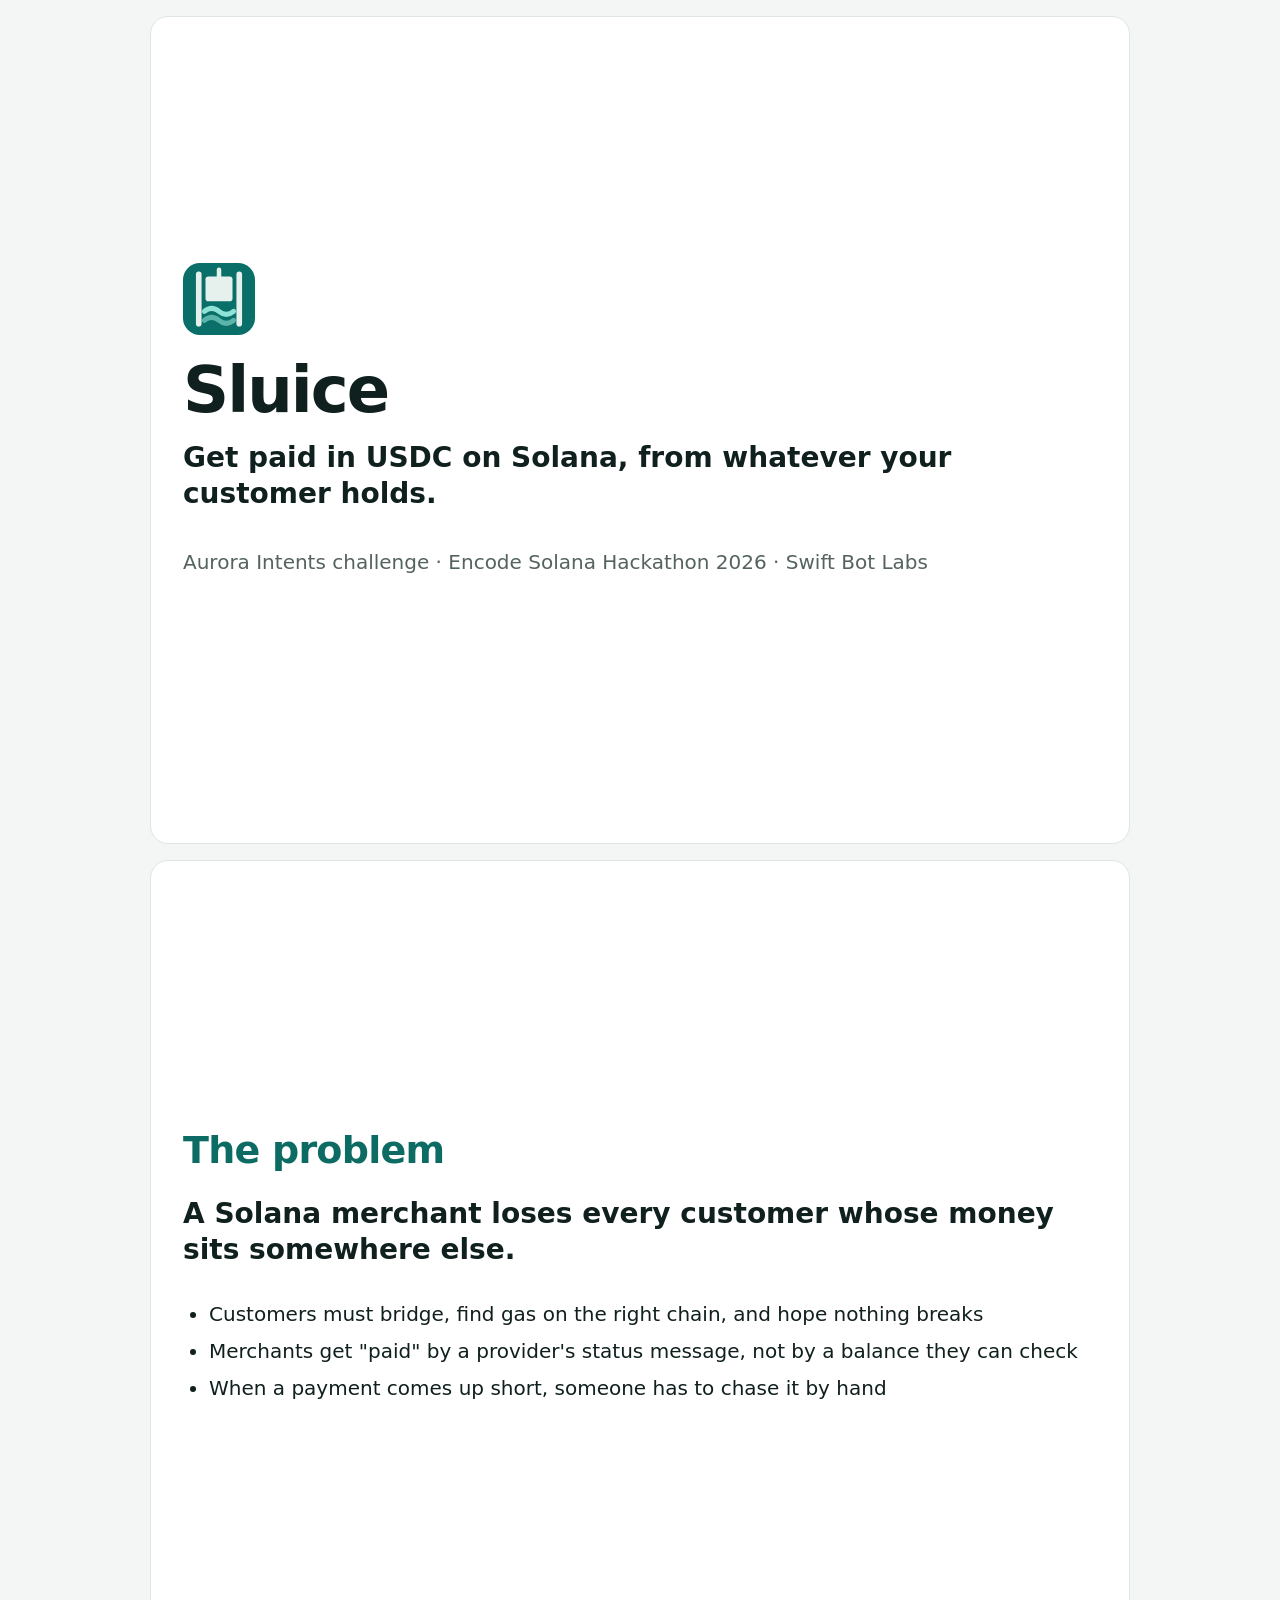
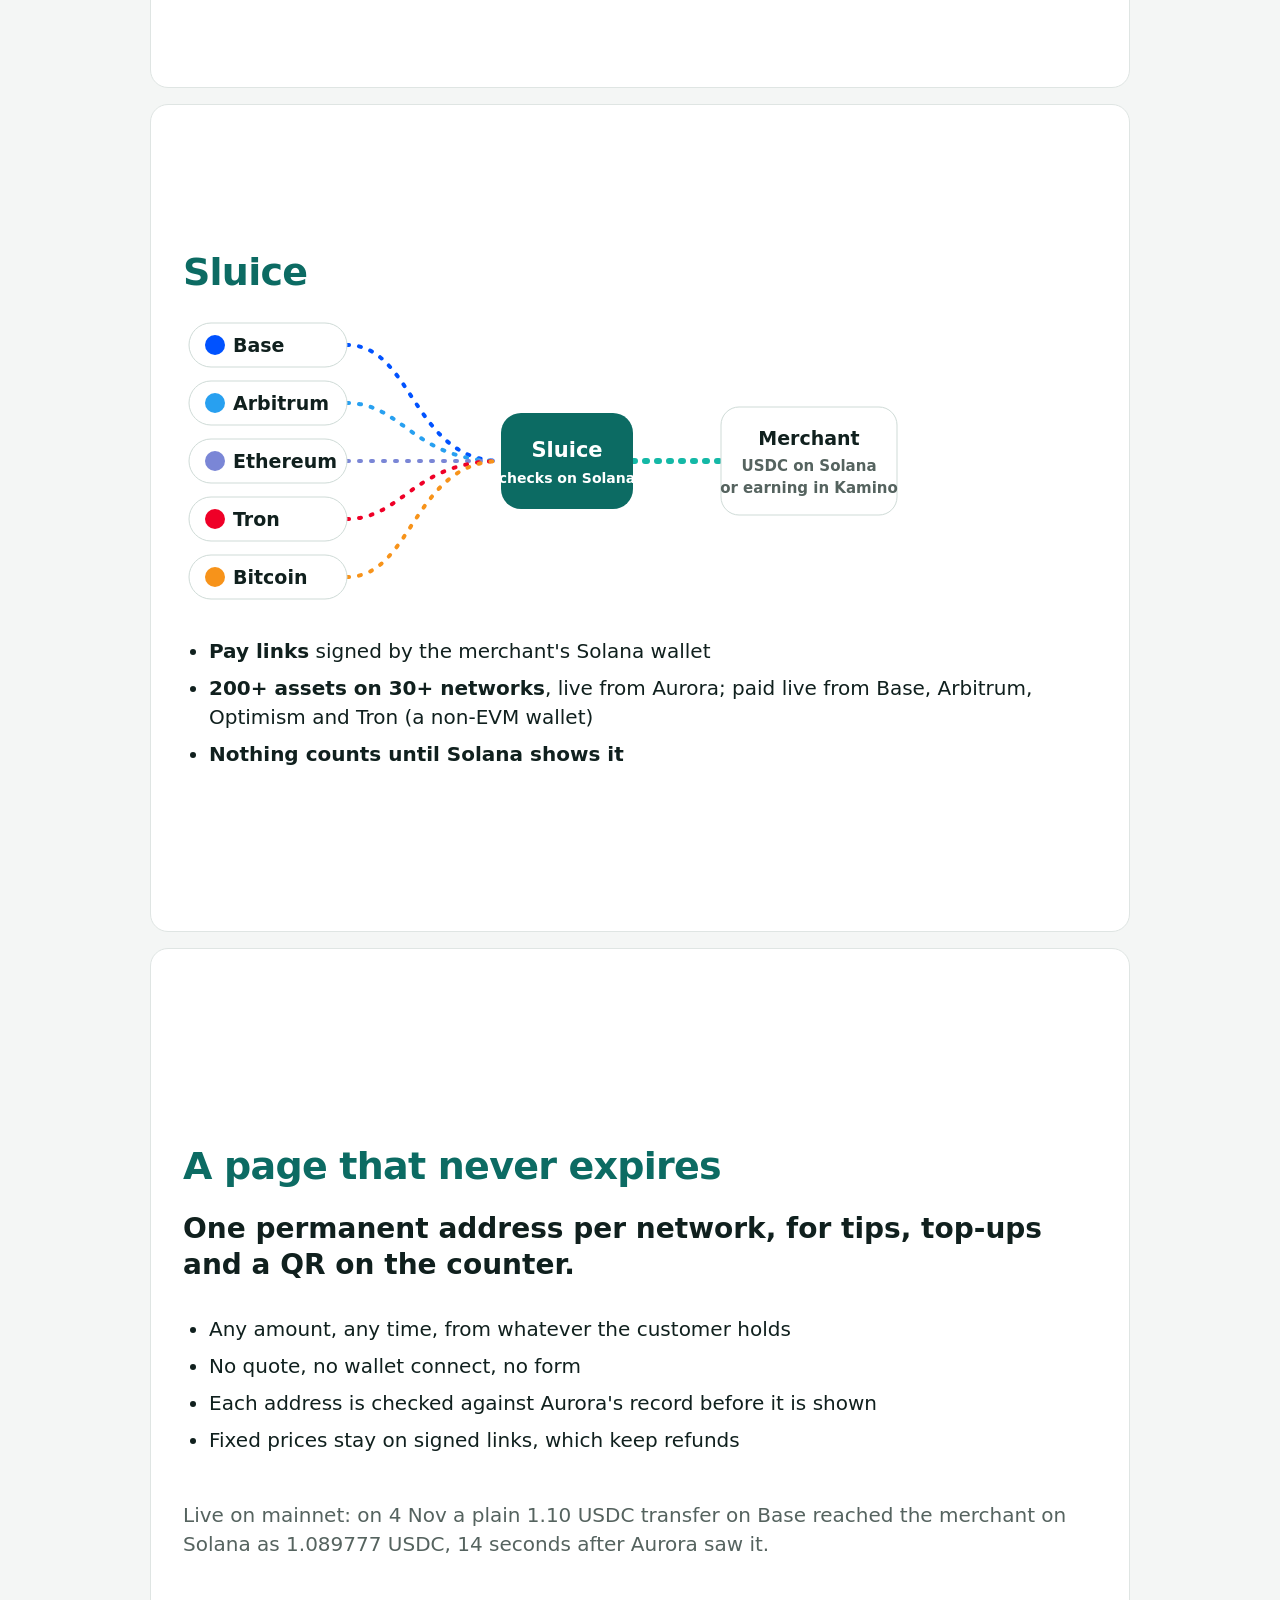
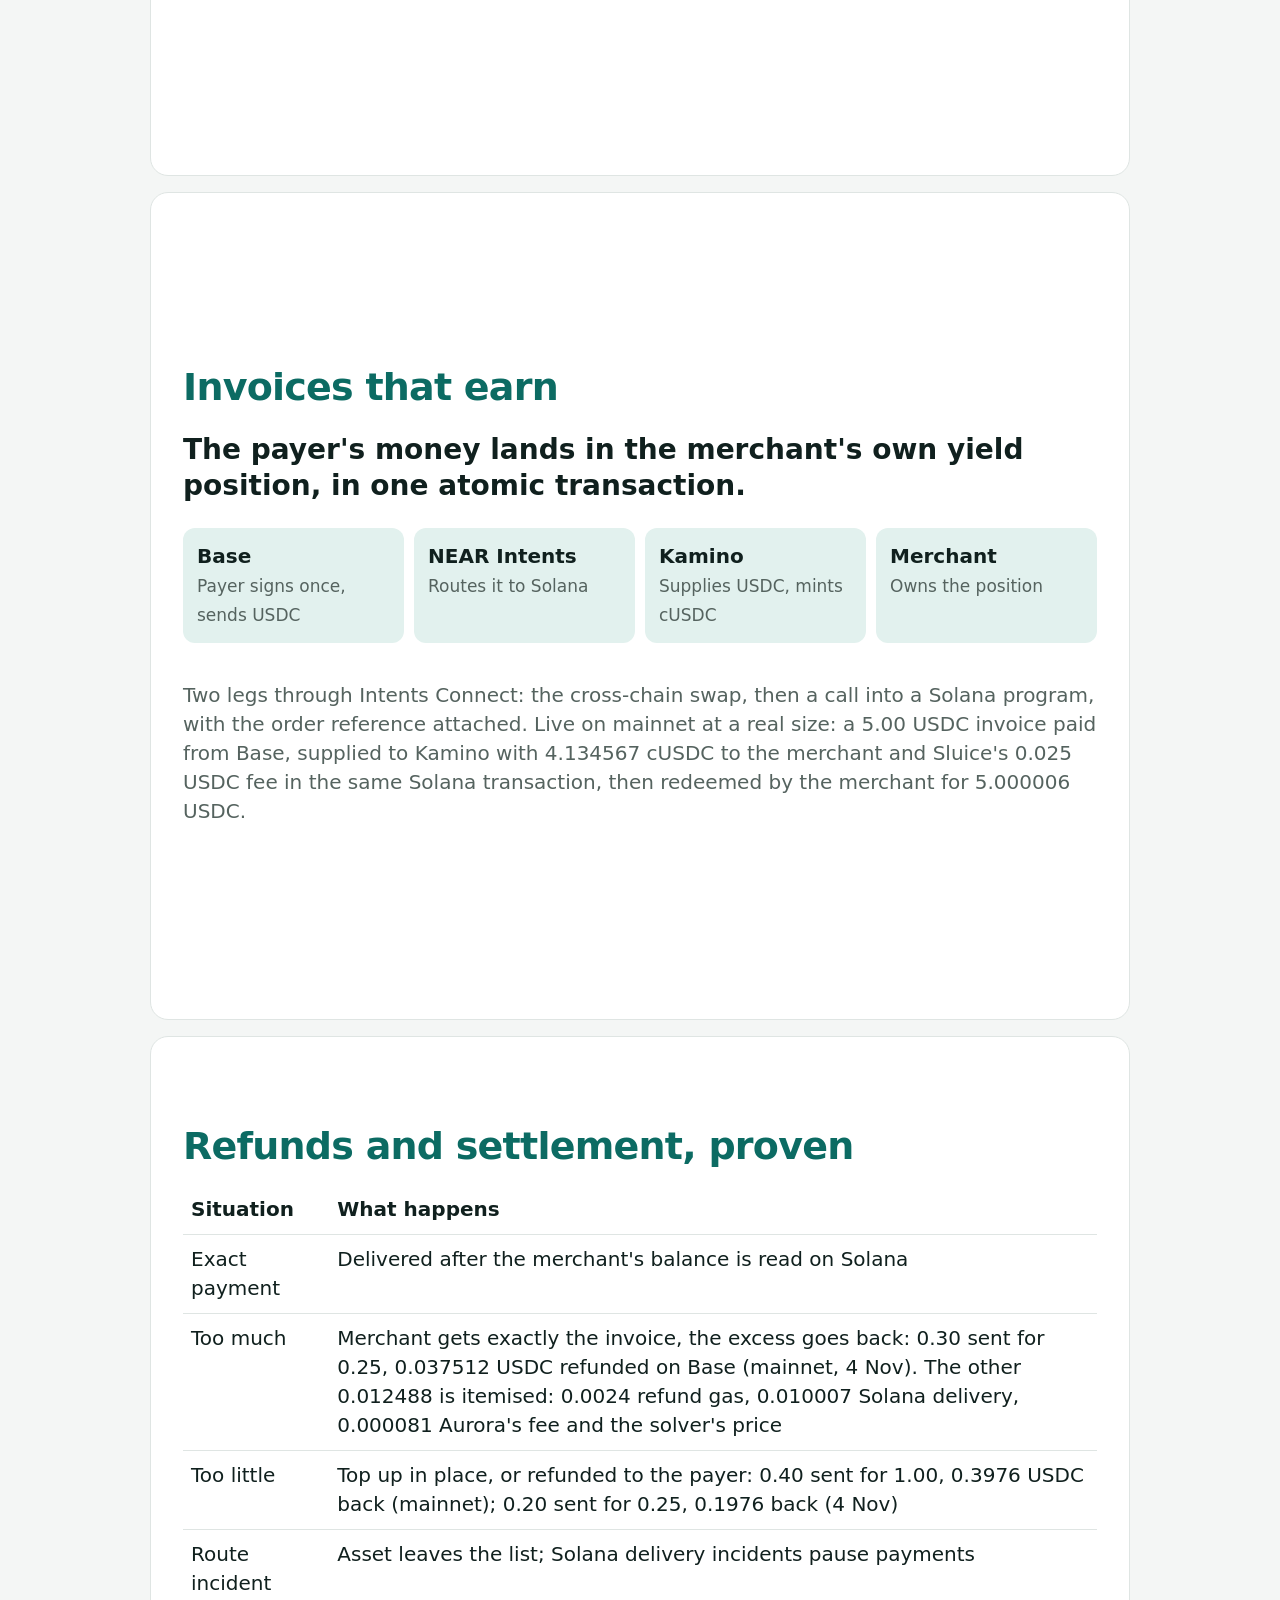
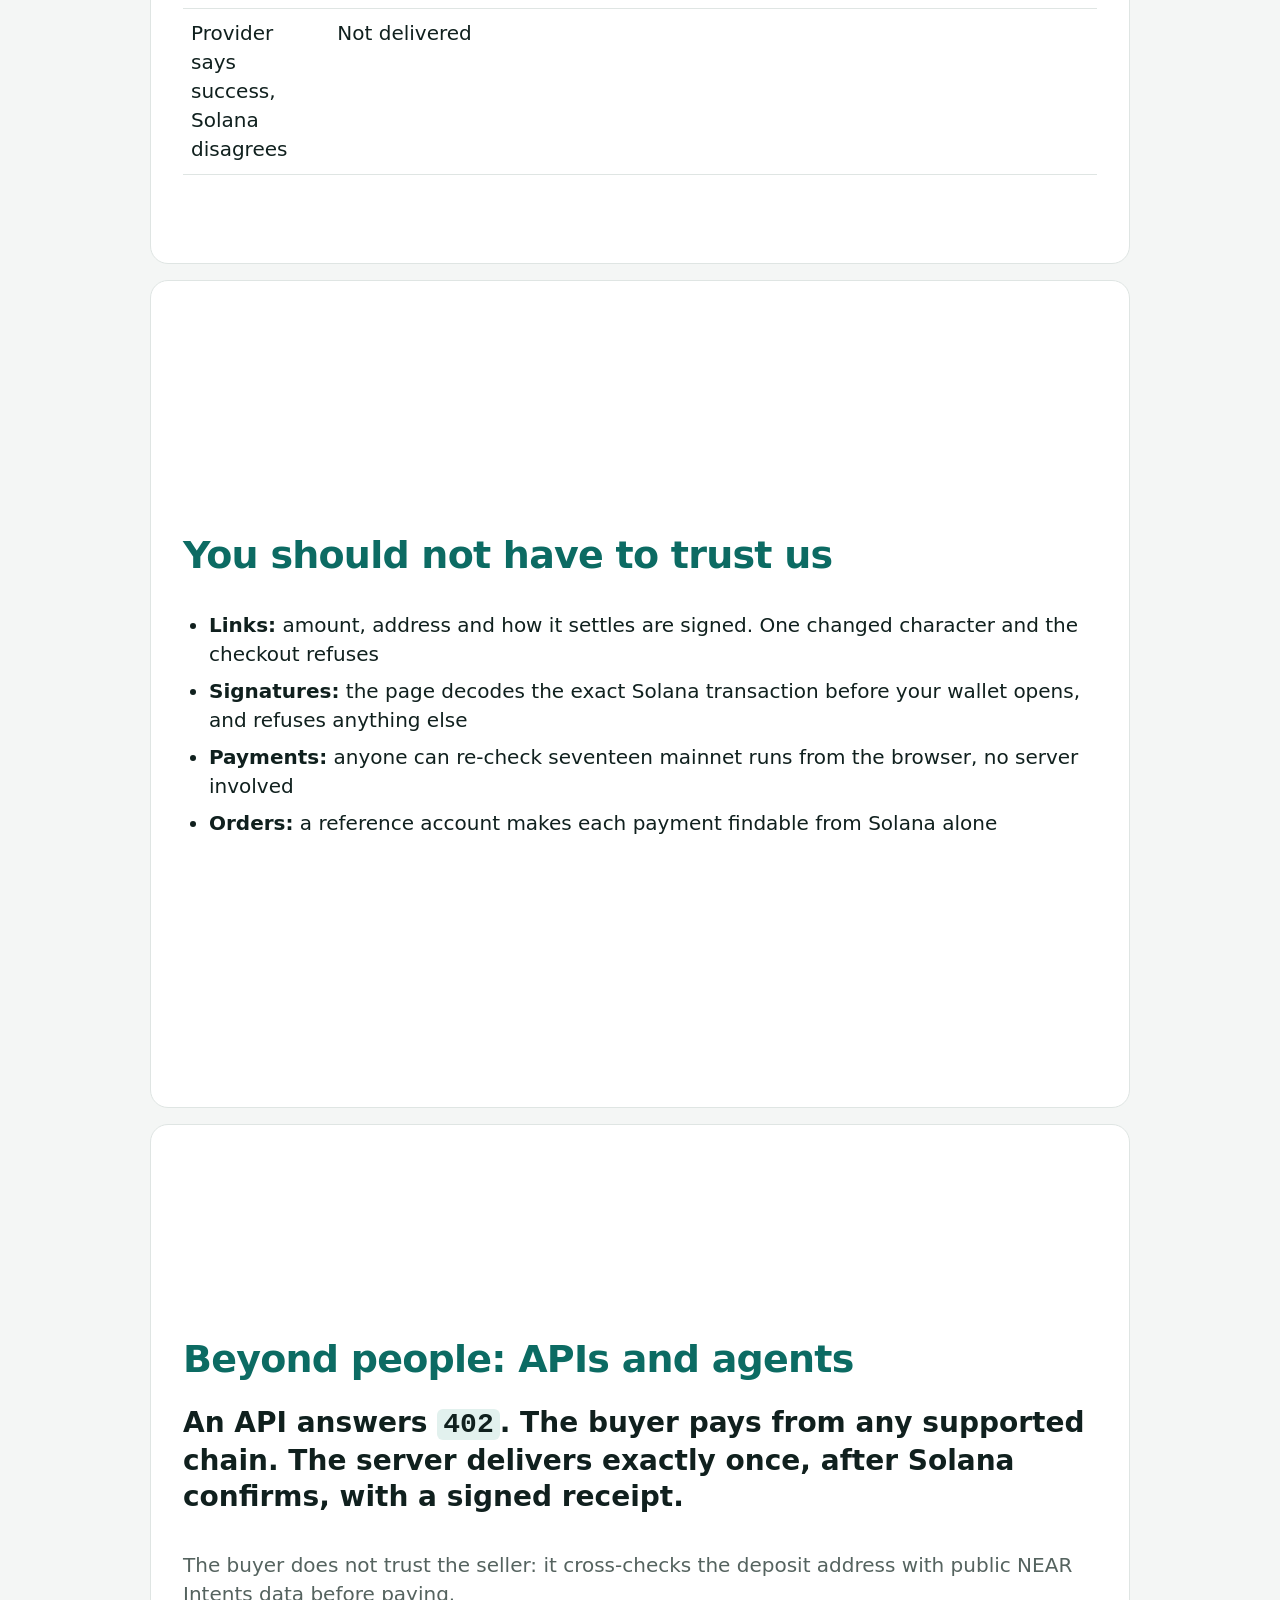
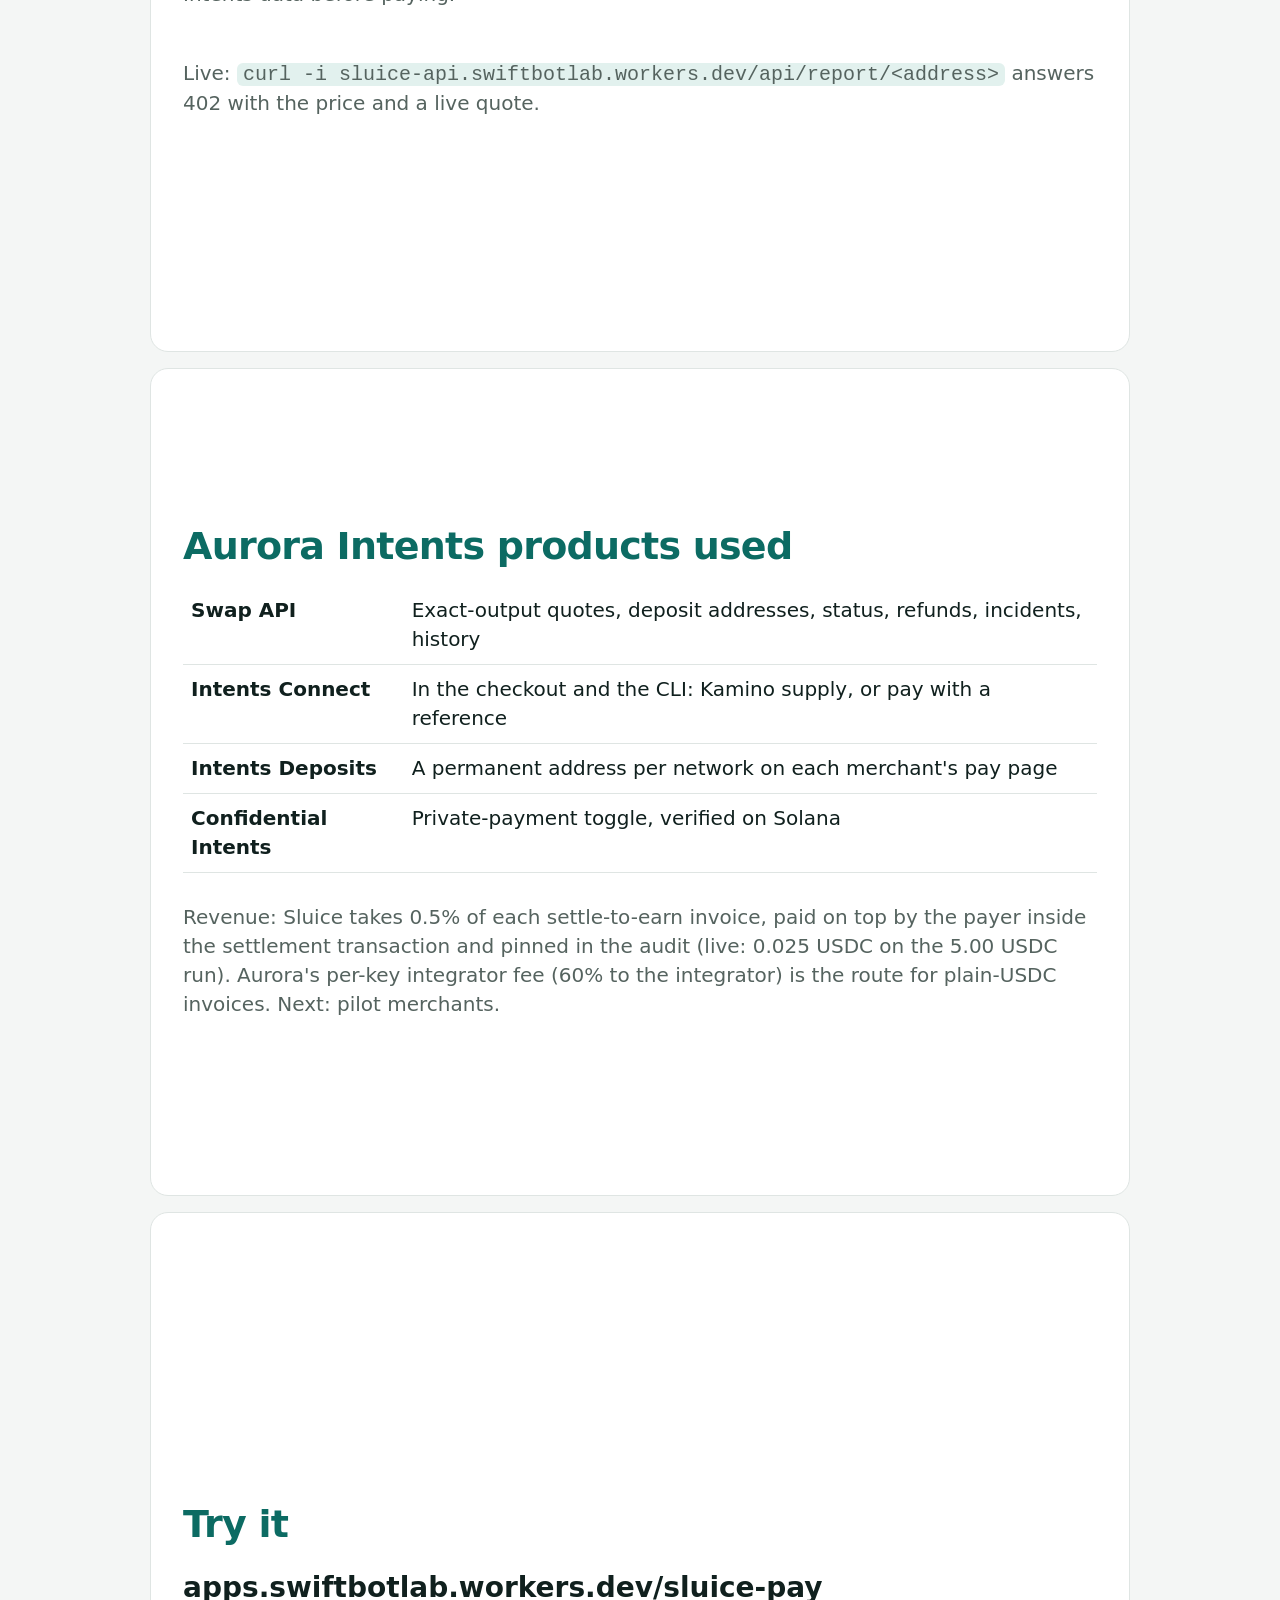
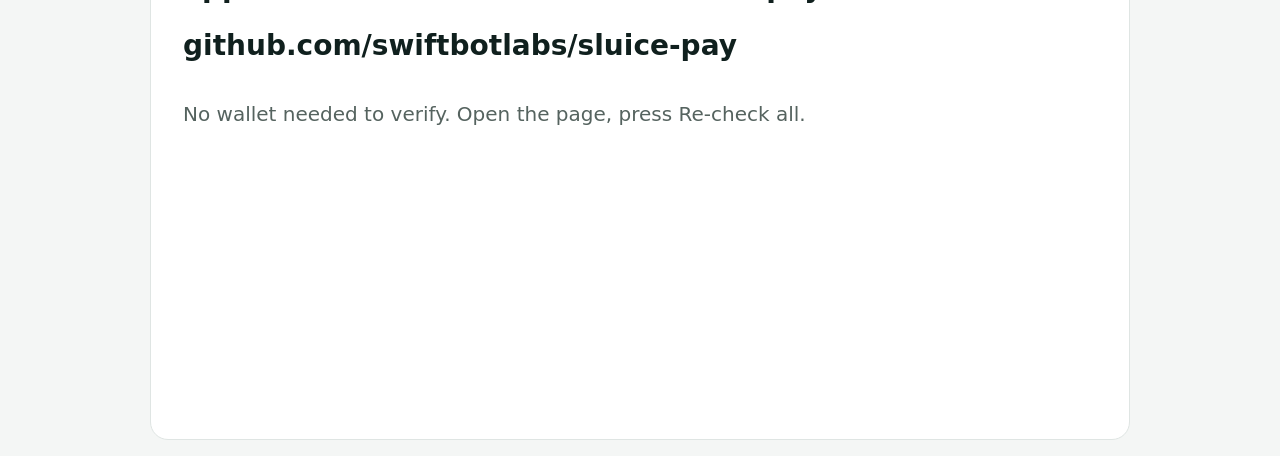
<file: docs/deck.html>
<!doctype html>
<html lang="en">
<head>
<meta charset="utf-8">
<meta name="viewport" content="width=device-width, initial-scale=1">
<meta http-equiv="Content-Security-Policy" content="default-src 'self'; script-src 'none'; style-src 'self'; img-src 'self' data:; base-uri 'none'; form-action 'none'">
<meta name="referrer" content="no-referrer">
<title>Sluice deck</title>
<link rel="icon" href="icon.svg" type="image/svg+xml">
<link rel="stylesheet" href="deck.css">
</head>
<body>
<section class="slide cover">
  <img src="icon.svg" alt="" width="72" height="72">
  <h1>Sluice</h1>
  <p class="big">Get paid in USDC on Solana, from whatever your customer holds.</p>
  <p class="muted">Aurora Intents challenge · Encode Solana Hackathon 2026 · Swift Bot Labs</p>
</section>
<section class="slide">
  <h2>The problem</h2>
  <p class="big">A Solana merchant loses every customer whose money sits somewhere else.</p>
  <ul><li>Customers must bridge, find gas on the right chain, and hope nothing breaks</li><li>Merchants get "paid" by a provider's status message, not by a balance they can check</li><li>When a payment comes up short, someone has to chase it by hand</li></ul>
</section>
<section class="slide">
  <h2>Sluice</h2>
  <img class="art" src="hero.svg" alt="Five chains flow through Sluice into the merchant's USDC on Solana, or into Kamino.">
  <ul><li><b>Pay links</b> signed by the merchant's Solana wallet</li><li><b>200+ assets on 30+ networks</b>, live from Aurora; paid live from Base, Arbitrum, Optimism and Tron (a non-EVM wallet)</li><li><b>Nothing counts until Solana shows it</b></li></ul>
</section>
<section class="slide">
  <h2>A page that never expires</h2>
  <p class="big">One permanent address per network, for tips, top-ups and a QR on the counter.</p>
  <ul><li>Any amount, any time, from whatever the customer holds</li><li>No quote, no wallet connect, no form</li><li>Each address is checked against Aurora's record before it is shown</li><li>Fixed prices stay on signed links, which keep refunds</li></ul>
  <p class="muted">Live on mainnet: on 4 Nov a plain 1.10 USDC transfer on Base reached the merchant on Solana as 1.089777 USDC, 14 seconds after Aurora saw it.</p>
</section>
<section class="slide">
  <h2>Invoices that earn</h2>
  <p class="big">The payer's money lands in the <b>merchant's own</b> yield position, in one atomic transaction.</p>
  <ol class="flow"><li><b>Base</b><span>Payer signs once, sends USDC</span></li><li><b>NEAR Intents</b><span>Routes it to Solana</span></li><li><b>Kamino</b><span>Supplies USDC, mints cUSDC</span></li><li><b>Merchant</b><span>Owns the position</span></li></ol>
  <p class="muted">Two legs through Intents Connect: the cross-chain swap, then a call into a Solana program, with the order reference attached. <span id="earn-status">Live on mainnet at a real size: a 5.00 USDC invoice paid from Base, supplied to Kamino with 4.134567 cUSDC to the merchant and Sluice's 0.025 USDC fee in the same Solana transaction, then redeemed by the merchant for 5.000006 USDC.</span></p>
</section>
<section class="slide">
  <h2>Refunds and settlement, proven</h2>
  <table><thead><tr><th>Situation</th><th>What happens</th></tr></thead><tbody>
    <tr><td>Exact payment</td><td>Delivered after the merchant's balance is read on Solana</td></tr>
    <tr><td>Too much</td><td>Merchant gets exactly the invoice, the excess goes back: 0.30 sent for 0.25, 0.037512 USDC refunded on Base (mainnet, 4 Nov). The other 0.012488 is itemised: 0.0024 refund gas, 0.010007 Solana delivery, 0.000081 Aurora's fee and the solver's price</td></tr>
    <tr><td>Too little</td><td>Top up in place, or refunded to the payer: 0.40 sent for 1.00, 0.3976 USDC back (mainnet); 0.20 sent for 0.25, 0.1976 back (4 Nov)</td></tr>
    <tr><td>Route incident</td><td>Asset leaves the list; Solana delivery incidents pause payments</td></tr>
    <tr><td>Provider says success, Solana disagrees</td><td>Not delivered</td></tr>
  </tbody></table>
</section>
<section class="slide">
  <h2>You should not have to trust us</h2>
  <ul><li><b>Links:</b> amount, address and how it settles are signed. One changed character and the checkout refuses</li><li><b>Signatures:</b> the page decodes the exact Solana transaction before your wallet opens, and refuses anything else</li><li><b>Payments:</b> anyone can re-check seventeen mainnet runs from the browser, no server involved</li><li><b>Orders:</b> a reference account makes each payment findable from Solana alone</li></ul>
</section>
<section class="slide">
  <h2>Beyond people: APIs and agents</h2>
  <p class="big">An API answers <code>402</code>. The buyer pays from any supported chain. The server delivers exactly once, after Solana confirms, with a signed receipt.</p>
  <p class="muted">The buyer does not trust the seller: it cross-checks the deposit address with public NEAR Intents data before paying.</p>
  <p class="muted">Live: <code>curl -i sluice-api.swiftbotlab.workers.dev/api/report/&lt;address&gt;</code> answers 402 with the price and a live quote.</p>
</section>
<section class="slide">
  <h2>Aurora Intents products used</h2>
  <table><tbody>
    <tr><td><b>Swap API</b></td><td>Exact-output quotes, deposit addresses, status, refunds, incidents, history</td></tr>
    <tr><td><b>Intents Connect</b></td><td>In the checkout and the CLI: Kamino supply, or pay with a reference</td></tr>
    <tr><td><b>Intents Deposits</b></td><td>A permanent address per network on each merchant's pay page</td></tr>
    <tr><td><b>Confidential Intents</b></td><td>Private-payment toggle, verified on Solana</td></tr>
  </tbody></table>
  <p class="muted">Revenue: Sluice takes 0.5% of each settle-to-earn invoice, paid on top by the payer inside the settlement transaction and pinned in the audit (live: 0.025 USDC on the 5.00 USDC run). Aurora's per-key integrator fee (60% to the integrator) is the route for plain-USDC invoices. Next: pilot merchants.</p>
</section>
<section class="slide cover">
  <h2>Try it</h2>
  <p class="big">apps.swiftbotlab.workers.dev/sluice-pay</p>
  <p class="big">github.com/swiftbotlabs/sluice-pay</p>
  <p class="muted">No wallet needed to verify. Open the page, press Re-check all.</p>
</section>
</body>
</html>
</file>
<file: docs/style.css>
/* Sluice: concrete and channel (light), night lock (dark).
   Teal is money moving forward to the merchant; amber is money going back to the payer.
   Archivo (variable width) carries the voice; Martian Mono is only for hashes, addresses and code. */

@font-face { font-family: "Archivo"; src: url("fonts/archivo-var.woff2") format("woff2"); font-weight: 100 900; font-stretch: 62% 125%; font-display: swap; }
@font-face { font-family: "Martian Mono"; src: url("fonts/martian-mono-var.woff2") format("woff2"); font-weight: 100 800; font-stretch: 75% 112.5%; font-display: swap; }

:root {
  --bg: #ECEFEA; --bg2: #DFE7E1; --card: #F8FAF7; --sunk: #E1E7E2; --ink: #0F2B2C; --muted: #354946; --line: #C9D3CD; --line-2: #B3C0B9;
  --ink-2: #22403F; --accent: #0A6F68; --accent-2: #0A7A72; --accent-ink: #FFFFFF; --accent-soft: #D6E9E4; --water: #2FA79A; --water-2: #8FD3C8;
  --amber: #8F5500; --amber-fill: #E3A13A; --amber-soft: #F4E4C6;
  --good: #136B3F; --good-bg: #DCEDE1; --warn: #7A4E00; --warn-bg: #F5E6C3; --bad: #A3301E; --bad-bg: #F6DDD7;
  --code: #E1E7E2; --chart: #0A7A72;
  --deep: #0F2B2C; --deep-2: #143638; --deep-ink: #E6F1EE; --deep-muted: #A9C2BD; --deep-line: #2A4C4D;
  --shadow: 0 1px 2px rgba(15, 43, 44, .06), 0 12px 32px -12px rgba(15, 43, 44, .18);
  --fx-bg: #BBDCD4; --fx-ink: #0F2B2C; --fx-accent: #0A7A72;
  --radius: 14px; --r-lg: 18px; --r-md: 12px; --r-sm: 8px;
  --f-body: "Archivo", system-ui, -apple-system, "Segoe UI", sans-serif;
  --f-mono: "Martian Mono", ui-monospace, SFMono-Regular, Menlo, Consolas, monospace;
  --nav: 68px; --gut: 80px; --padt: 120px; --padb: 104px; --bar: 0px;
  --ease: cubic-bezier(.2, .8, .2, 1); --ease-io: cubic-bezier(.65, 0, .35, 1);
  color-scheme: light;
}
@media (prefers-color-scheme: dark) {
  :root:not([data-theme="light"]) {
    --bg: #071A1C; --bg2: #0B2427; --card: #0E2427; --sunk: #0A1E21; --ink: #E3EEEB; --muted: #9DB3AF; --line: #1F3B3E; --line-2: #2B4C4F;
    --ink-2: #CCDCD8; --accent: #45D1BF; --accent-2: #45D1BF; --accent-ink: #04201D; --accent-soft: #0F3533; --water: #2BB5A5; --water-2: #1D6F69;
    --amber: #F2B24A; --amber-fill: #E9A23B; --amber-soft: #33270F;
    --good: #62D79E; --good-bg: #10301F; --warn: #F2C14E; --warn-bg: #2F2610; --bad: #FF8F80; --bad-bg: #3A1713;
    --code: #0A1E21; --chart: #2BB5A5;
    --deep: #0C2B2E; --deep-2: #12373A; --deep-ink: #E3EEEB; --deep-muted: #9DB3AF; --deep-line: #1F3B3E;
    --shadow: 0 1px 2px rgba(0, 0, 0, .3), 0 18px 40px -16px rgba(0, 0, 0, .55);
    --fx-bg: #0B2E30; --fx-ink: #E3EEEB; --fx-accent: #45D1BF;
    color-scheme: dark;
  }
}
:root[data-theme="dark"] {
  --bg: #071A1C; --bg2: #0B2427; --card: #0E2427; --sunk: #0A1E21; --ink: #E3EEEB; --muted: #9DB3AF; --line: #1F3B3E; --line-2: #2B4C4F;
  --ink-2: #CCDCD8; --accent: #45D1BF; --accent-2: #45D1BF; --accent-ink: #04201D; --accent-soft: #0F3533; --water: #2BB5A5; --water-2: #1D6F69;
  --amber: #F2B24A; --amber-fill: #E9A23B; --amber-soft: #33270F;
  --good: #62D79E; --good-bg: #10301F; --warn: #F2C14E; --warn-bg: #2F2610; --bad: #FF8F80; --bad-bg: #3A1713;
  --code: #0A1E21; --chart: #2BB5A5;
  --deep: #0C2B2E; --deep-2: #12373A; --deep-ink: #E3EEEB; --deep-muted: #9DB3AF; --deep-line: #1F3B3E;
  --shadow: 0 1px 2px rgba(0, 0, 0, .3), 0 18px 40px -16px rgba(0, 0, 0, .55);
  --fx-bg: #0B2E30; --fx-ink: #E3EEEB; --fx-accent: #45D1BF;
  color-scheme: dark;
}
@media (max-width: 1023px) { :root { --gut: 40px; --padt: 96px; --padb: 80px; } }
@media (max-width: 639px) { :root { --nav: 58px; --gut: 16px; --padt: 72px; --padb: 64px; --bar: calc(72px + env(safe-area-inset-bottom)); } }

/* ---------- base ---------- */
* { box-sizing: border-box; }
html { -webkit-text-size-adjust: 100%; scroll-padding-top: calc(var(--nav) + 8px); }
html, body { margin: 0; background: var(--bg); color: var(--ink); }
body { font: 400 17px/1.6 var(--f-body); font-stretch: 100%; overflow-wrap: anywhere; -webkit-font-smoothing: antialiased; }
/* a theme switch recolours at once: no per-element colour transitions to run on a long page */
html.theming *, html.theming *::before, html.theming *::after { transition: none !important; }
::selection { background: var(--accent); color: var(--accent-ink); }
html { scrollbar-color: var(--line-2) var(--bg); }
.wrap { max-width: calc(1280px + 2 * var(--gut)); margin: 0 auto; padding: 0 var(--gut); }
.hidden { display: none !important; }
.muted { color: var(--muted); }
.hint { font-size: 15px; margin: 6px 0; line-height: 1.55; }
.row { display: flex; align-items: center; flex-wrap: wrap; }
.gap { gap: 10px; }
.grow { flex: 1 1 180px; }
.center { text-align: center; }
.between { justify-content: space-between; gap: 8px; }

h1, h2, h3 { font-family: var(--f-body); text-wrap: balance; }
h1 { font-size: 34px; line-height: 1.08; margin: 0 0 12px; letter-spacing: -0.024em; font-weight: 780; font-stretch: 108%; }
h2 { font-size: 22px; line-height: 1.2; margin: 14px 0 6px; font-weight: 700; font-stretch: 104%; letter-spacing: -0.012em; }
.card h2:first-child { margin-top: 0; }
h3 { font-size: 20px; line-height: 1.25; margin: 0 0 6px; font-weight: 700; font-stretch: 104%; }
p { margin: 8px 0; }
a { color: var(--accent); text-underline-offset: 3px; text-decoration-thickness: 1px; }
a:hover { text-decoration-thickness: 2px; }
code, pre, .addrline, kbd { font-family: var(--f-mono); font-stretch: 87.5%; }
code { background: var(--code); border-radius: 6px; padding: 1px 6px; font-size: 14px; line-height: 1.5; }
pre { background: var(--code); border-radius: var(--r-md); padding: 14px; overflow-x: auto; font-size: 13px; line-height: 1.6; margin: 10px 0 0; }
pre code { background: none; padding: 0; font-size: inherit; overflow-wrap: normal; white-space: pre; }
b, strong { font-weight: 650; }
:focus-visible { outline: 2px solid var(--accent); outline-offset: 3px; border-radius: 4px; }
input:focus-visible { outline-offset: 0; }
.skip { position: absolute; left: var(--gut); top: 8px; width: 1px; height: 1px; overflow: hidden; clip-path: inset(50%); }
.skip:focus { width: auto; height: auto; clip-path: none; z-index: 30; background: var(--card); padding: 8px 12px; border-radius: 8px; }

/* ---------- header ---------- */
.top { position: sticky; top: 0; z-index: 20; background: var(--bg); border-bottom: 1px solid var(--line); }
.top .wrap { min-height: var(--nav); display: flex; align-items: center; gap: 8px 24px; flex-wrap: nowrap; }
.top .wrap.wide { max-width: calc(1280px + 2 * var(--gut)); }
.brand { font-weight: 780; font-stretch: 112%; font-size: 21px; letter-spacing: -0.02em; display: inline-flex; align-items: center; gap: 10px; color: var(--ink); text-decoration: none; flex: none; }
.brand img { border-radius: 7px; }
#nav { display: flex; gap: 4px 26px; flex-wrap: nowrap; margin-left: 12px; }
#nav a { position: relative; color: var(--muted); text-decoration: none; font-size: 15px; font-weight: 500; padding: 6px 0; white-space: nowrap; transition: color .14s var(--ease); }
#nav a::after { content: ""; position: absolute; left: 0; right: 0; bottom: 0; height: 1px; background: currentColor; transform: scaleX(0); transform-origin: right; transition: transform .2s var(--ease); }
#nav a:hover { color: var(--ink); }
#nav a:hover::after { transform: scaleX(1); transform-origin: left; }
.topend { margin-left: auto; display: flex; align-items: center; gap: 12px; }
.themebtn { width: 44px; min-height: 44px; height: 44px; padding: 0; border-radius: 50%; border: 1px solid var(--line); background: transparent; color: var(--ink); display: inline-grid; place-items: center; }
.themebtn svg { width: 20px; height: 20px; fill: none; stroke: currentColor; stroke-width: 1.7; stroke-linecap: round; grid-area: 1 / 1; transition: transform .4s var(--ease), opacity .25s var(--ease); }
.themebtn .i-moon { opacity: 0; transform: rotate(-40deg) scale(.6); }
:root[data-theme="dark"] .themebtn .i-sun { opacity: 0; transform: rotate(40deg) scale(.6); }
:root[data-theme="dark"] .themebtn .i-moon { opacity: 1; transform: none; }
@media (prefers-color-scheme: dark) {
  :root:not([data-theme="light"]) .themebtn .i-sun { opacity: 0; transform: rotate(40deg) scale(.6); }
  :root:not([data-theme="light"]) .themebtn .i-moon { opacity: 1; transform: none; }
}
.navmine { font-size: 15px; font-weight: 650; color: var(--accent); text-decoration: none; padding: 8px 12px; border: 1px solid var(--line); border-radius: 999px; white-space: nowrap; }
#nav.hidden ~ .topend .navcta { display: none; }
@media (max-width: 1100px) { #nav { gap: 4px 18px; } .topend .navcta { display: none; } }
@media (max-width: 860px) { #nav a:nth-child(2), #nav a:nth-child(5) { display: none; } }
@media (max-width: 639px) {
  #nav { display: none; }
  .brand { font-size: 19px; }
  #nav:not(.hidden) ~ .navmine { display: none; }
}

/* ---------- buttons: step up on hover, sink on press ---------- */
button, .button { font: inherit; font-weight: 600; font-stretch: 104%; font-size: 16px; border-radius: 10px; padding: 11px 20px; min-height: 48px; cursor: pointer; border: 1px solid var(--line-2); text-decoration: none; display: inline-flex; align-items: center; justify-content: center; gap: 8px; text-align: center; color: var(--ink); background: transparent;
  transition: transform .14s var(--ease), background-color .14s var(--ease), border-color .14s var(--ease), color .14s var(--ease), box-shadow .2s var(--ease); }
@media (hover: hover) and (pointer: fine) {
  button:not(:disabled):hover, .button:hover { transform: translateY(-1px); }
  button.ghost:not(:disabled):hover, .button.ghost:hover { background: color-mix(in oklab, var(--ink) 6%, transparent); border-color: var(--ink); }
  button.primary:not(:disabled):hover, .button.primary:hover { background: color-mix(in oklab, var(--accent) 86%, var(--ink)); box-shadow: 0 6px 18px -8px color-mix(in oklab, var(--accent) 70%, transparent); }
}
button:not(:disabled):active, .button:active { transform: translateY(1px) scale(.985); transition-duration: .09s; }
.chip { display: flex; flex-direction: column; align-items: flex-start; justify-content: center; font-weight: 400; }
button.primary, .button.primary { background: var(--accent); color: var(--accent-ink); border-color: var(--accent); }
button.primary:disabled { opacity: .5; cursor: not-allowed; }
button.ghost, .button.ghost { background: transparent; color: var(--ink); }
button.ghost:disabled { opacity: .55; cursor: not-allowed; }
button.link { background: none; border: 0; padding: 6px 0; min-height: 36px; color: var(--accent); font-weight: 600; text-decoration: underline; text-underline-offset: 3px; justify-content: flex-start; }
button.link:hover { transform: none !important; }
button.small { min-height: 38px; padding: 6px 14px; font-size: 15px; }
.wide { width: 100%; }
.btn-row { display: flex; flex-wrap: wrap; gap: 12px; margin-top: 28px; }
.link { color: var(--accent); text-decoration: underline; text-decoration-color: color-mix(in oklab, var(--accent) 40%, transparent); text-underline-offset: 4px; transition: text-decoration-color .14s var(--ease); }
.link:hover { text-decoration-color: var(--accent); }

/* ---------- app views: the checkout, records, merchant view, first run ---------- */
#main { max-width: none; padding: 0; }
#main-banner { padding-top: 0; }
#main > section.card, #main > #merchant, #main > #setup { width: min(800px, calc(100% - 32px)); margin: 28px auto 32px; }
#main.wide > #setup { width: min(1120px, calc(100% - 32px)); }
.card { scroll-margin-top: 16px; background: var(--card); border: 1px solid var(--line); border-radius: var(--r-lg); padding: 20px 18px; margin: 0 0 16px; box-shadow: var(--shadow); }
@media (min-width: 600px) { .card { padding: 28px; } }
#main > section.card:not(.hidden), #merchant:not(.hidden), #setup:not(.hidden) { animation: view-in .32s var(--ease) both; }
@keyframes view-in { from { opacity: 0; transform: translateY(10px); } }
.banner { background: var(--warn-bg); color: var(--warn); border-radius: var(--r-md); padding: 12px 14px; margin: 16px 0 0; font-weight: 600; }

.invoice { border-bottom: 1px solid var(--line); padding-bottom: 16px; margin-bottom: 16px; }
.amount { font-size: 52px; line-height: 1.05; font-weight: 780; font-stretch: 110%; letter-spacing: -0.03em; font-variant-numeric: tabular-nums; margin: 4px 0; }
.amount .unit { font-size: 20px; font-weight: 600; color: var(--muted); letter-spacing: 0; font-stretch: 100%; }
.to, .ref { color: var(--muted); font-size: 16px; margin-top: 4px; }
.badge { display: inline-block; margin-top: 12px; padding: 7px 12px; border-radius: 10px; font-size: 15px; font-weight: 600; line-height: 1.4; }
.badge:empty { display: none; }
.badge.good { background: var(--good-bg); color: var(--good); }
.badge.warn { background: var(--warn-bg); color: var(--warn); }
.badge.bad { background: var(--bad-bg); color: var(--bad); }
.earnnote { margin-top: 10px; padding: 10px 12px; border-radius: var(--r-md); background: var(--accent-soft); font-size: 15.5px; }

.walletbox { margin: 0 0 14px; }
.walletlist { display: grid; gap: 8px; margin-top: 8px; }
#wallet-on { display: flex; align-items: center; gap: 8px; flex-wrap: wrap; padding: 10px 12px; border-radius: var(--r-md); background: var(--accent-soft); font-weight: 600; }
.dot { width: 10px; height: 10px; border-radius: 50%; background: var(--good); display: inline-block; }
.openin { display: flex; flex-wrap: wrap; gap: 4px 14px; font-size: 15.5px; margin-top: 8px; }
.openin .muted { flex-basis: 100%; }
.openin a { padding: 6px 0; font-weight: 600; }

.chips { display: grid; grid-template-columns: repeat(2, minmax(0, 1fr)); gap: 8px; margin: 8px 0 10px; }
@media (min-width: 600px) { .chips { grid-template-columns: repeat(3, minmax(0, 1fr)); } }
.chip { border: 1px solid var(--line); background: var(--bg); color: var(--ink); border-radius: var(--r-md); padding: 9px 12px; min-height: 58px; font-size: 16px; line-height: 1.25; text-align: left; cursor: pointer; }
.chip b { display: block; font-weight: 650; }
.chip span { color: var(--muted); font-size: 14.5px; }
@media (hover: hover) and (pointer: fine) { .chip:hover { border-color: var(--accent); } }
.chip[aria-checked="true"] { border-color: var(--accent); box-shadow: inset 0 0 0 2px var(--accent); background: var(--accent-soft); }
.results { display: grid; grid-template-columns: repeat(2, minmax(0, 1fr)); gap: 8px; max-height: 320px; overflow-y: auto; padding: 2px; }
@media (min-width: 600px) { .results { grid-template-columns: repeat(3, minmax(0, 1fr)); } }
.estimate { min-height: 24px; margin: 8px 0; font-size: 16px; }

.field { display: flex; flex-direction: column; gap: 4px; margin: 12px 0; }
.field > span { font-size: 16px; font-weight: 600; }
.field small { font-size: 14.5px; }
input { font: inherit; padding: 12px; border-radius: var(--r-md); border: 1px solid var(--line-2); background: var(--bg); color: var(--ink); width: 100%; min-width: 0; transition: border-color .14s var(--ease), box-shadow .14s var(--ease); }
input:focus-visible { border-color: var(--accent); box-shadow: 0 0 0 3px color-mix(in oklab, var(--accent) 22%, transparent); outline: none; }
.toggle { display: flex; gap: 10px; align-items: flex-start; font-size: 16px; margin: 10px 0 14px; }
.toggle input, .radio input { width: 20px; height: 20px; margin: 3px 0 0; flex: none; accent-color: var(--accent); }
.settle { border: 1px solid var(--line); border-radius: var(--r-md); padding: 8px 12px 10px; margin: 10px 0 14px; min-width: 0; }
.settle legend { font-weight: 600; font-size: 16px; padding: 0 6px; }
.radio { display: flex; gap: 10px; align-items: flex-start; padding: 6px 0; font-size: 16px; }
.error { background: var(--bad-bg); color: var(--bad); padding: 12px 14px; border-radius: var(--r-md); margin-top: 10px; font-size: 16px; }

.depgrid { display: grid; grid-template-columns: 1fr; gap: 14px; }
@media (min-width: 640px) { .depgrid { grid-template-columns: 1fr 240px; align-items: start; } }
.kv { display: flex; justify-content: space-between; gap: 4px 12px; padding: 9px 0; border-bottom: 1px dashed var(--line-2); font-size: 16px; flex-wrap: wrap; }
.kv.stack { border-bottom: 0; padding-bottom: 0; }
.kv > span:first-child { color: var(--muted); }
.big { font-size: 22px; line-height: 1.25; font-variant-numeric: tabular-nums; }
.pill { font-size: 14px; background: var(--code); border-radius: 999px; padding: 2px 9px; color: var(--muted); white-space: nowrap; }
.addr { display: flex; gap: 8px; align-items: stretch; margin: 6px 0; }
.addr code { flex: 1; padding: 11px; font-size: 14px; min-width: 0; }
.qrbox { text-align: center; }
.qrbox img { background: #fff; padding: 8px; border-radius: var(--r-md); width: 232px; height: 232px; max-width: 100%; image-rendering: pixelated; }
.req { background: var(--warn-bg); border-radius: var(--r-md); padding: 12px 14px; margin: 14px 0; font-size: 16px; }
.req p { margin: 4px 0 6px; }
.req ul { margin: 0; padding-left: 20px; }
.topup { background: var(--bad-bg); color: var(--bad); border-radius: var(--r-md); padding: 12px 14px; margin: 14px 0; font-weight: 600; }
details { margin-top: 12px; font-size: 15.5px; }
summary { cursor: pointer; padding: 6px 0; }
details .row { margin-top: 8px; }
details input { flex: 1 1 200px; }

.facts { margin: 8px 0; padding: 0; list-style: none; }
.facts li { padding: 9px 0 9px 28px; border-bottom: 1px dashed var(--line-2); position: relative; font-size: 16px; }
.facts li::before { content: ""; position: absolute; left: 4px; top: 15px; width: 12px; height: 7px; border-left: 2.5px solid var(--good); border-bottom: 2.5px solid var(--good); transform: rotate(-45deg); }
.state { font-weight: 650; min-height: 26px; }

.timeline { list-style: none; padding: 0; margin: 16px 0 0; border-top: 1px solid var(--line); }
.timeline li { padding: 11px 0 11px 30px; position: relative; color: var(--muted); border-bottom: 1px solid var(--line); font-size: 16px; }
.timeline li::before { content: ""; position: absolute; left: 6px; top: 17px; width: 12px; height: 12px; border-radius: 50%; border: 2px solid var(--line-2); }
.timeline li.active { color: var(--ink); font-weight: 650; }
.timeline li.active::before { border-color: var(--accent); background: var(--accent); animation: pulse 1.4s infinite; }
.timeline li.warn { color: var(--warn); font-weight: 650; }
.timeline li.warn::before { border-color: var(--warn); background: var(--warn); }
.timeline li.done { color: var(--good); }
.timeline li.done::before { border-color: var(--good); background: var(--good); }
.timeline .t { display: block; font-weight: 400; color: var(--muted); font-size: 15px; }
.timeline .t:empty { display: none; }
@keyframes pulse { 50% { opacity: .35; } }
.result { margin-top: 16px; padding: 14px 16px; border-radius: var(--r-md); }
.result.ok { background: var(--good-bg); }
.result.refund { background: var(--warn-bg); }
.result.fail, .result.expired { background: var(--bad-bg); }
.result ul { margin: 6px 0 0; padding-left: 20px; font-size: 16px; }

.rows { margin: 12px 0; }
.rows > div { display: flex; flex-wrap: wrap; justify-content: space-between; gap: 2px 14px; padding: 10px 0; border-bottom: 1px dashed var(--line-2); }
.rows dt { color: var(--muted); }
.rows dd { margin: 0; font-weight: 600; font-variant-numeric: tabular-nums; }
.stats { display: grid; grid-template-columns: repeat(2, minmax(0, 1fr)); gap: 10px; margin: 12px 0; }
.stat { background: var(--bg); border: 1px solid var(--line); border-radius: var(--r-md); padding: 12px; }
.stat span { display: block; font-size: 15px; }
.stat b { display: block; font-size: 22px; line-height: 1.25; margin: 2px 0; font-variant-numeric: tabular-nums; font-stretch: 106%; }
.stat small { display: block; font-size: 13.5px; line-height: 1.35; }

.payee { margin-top: 4px; color: var(--muted); font-size: 16px; }
.payee b { color: var(--ink); font-size: 19px; }
.payee .pn, .pname { display: inline-block; max-width: 100%; overflow: hidden; text-overflow: ellipsis; white-space: nowrap; vertical-align: bottom; line-height: 1.3; }
.nametag { display: inline-block; margin-left: 8px; font-size: 13px; font-weight: 600; color: var(--muted); border: 1px solid var(--line); border-radius: 999px; padding: 0 8px; vertical-align: middle; }
.pname + .nametag { margin-left: 0; }
.addrline { display: block; margin-top: 6px; font-size: 13px; line-height: 1.55; padding: 6px 8px; word-break: break-all; color: var(--ink); }
.pname { display: block; font-size: 24px; line-height: 1.2; margin-top: 2px; }
.picked { display: flex; align-items: center; justify-content: space-between; gap: 10px; flex-wrap: wrap; border: 2px solid var(--accent); background: var(--accent-soft); border-radius: var(--r-md); padding: 8px 14px; margin: 8px 0 10px; font-size: 16px; }
.picked button.link { min-height: 40px; }
.paybar { margin-top: 4px; }
.paybar .hint:empty { display: none; }
@media (max-width: 640px) {
  .paybar { position: sticky; bottom: 0; z-index: 3; background: var(--card); margin: 6px -18px -20px; padding: 10px 18px calc(12px + env(safe-area-inset-bottom)); border-top: 1px solid var(--line); border-radius: 0 0 var(--r-lg) var(--r-lg); }
  .paybar .hint { margin: 6px 0 0; font-size: 14.5px; }
  .chips { gap: 6px; }
  .chip { min-height: 50px; padding: 7px 10px; font-size: 15.5px; }
  .chip span { font-size: 13.5px; }
  .amount { font-size: 44px; }
  .badge { font-size: 14.5px; padding: 6px 10px; }
  .earnnote { font-size: 15px; padding: 8px 10px; }
  .req { font-size: 15px; }
  .kv { font-size: 15.5px; }
  .addr code { font-size: 13px; padding: 10px; }
  .qrbox img { width: 208px; height: 208px; }
  h1 { font-size: 30px; }
}
@media (max-width:640px){input,select,textarea{font-size:16px!important}}
@media (min-width: 360px) and (max-width: 640px) { .chips { grid-template-columns: repeat(3, minmax(0, 1fr)); } .results { grid-template-columns: repeat(2, minmax(0, 1fr)); } }

.eyebrow { font-size: 14px; font-weight: 600; color: var(--muted); margin: 0 0 6px; }
.onb-top { display: flex; flex-direction: column; gap: 6px; margin: 2px 0 14px; }
.onb-progress { display: grid; grid-template-columns: repeat(3, 1fr); gap: 6px; max-width: 420px; }
.onb-progress span { height: 6px; border-radius: 99px; background: var(--line); }
.onb-progress span.on { background: var(--accent); }
.onb-progress span.cur { background: linear-gradient(90deg, var(--accent) 55%, var(--line) 55%); }
.onb-step { margin: 0; font-weight: 700; font-size: 15.5px; }
.onb-grid { display: grid; grid-template-columns: 1fr; gap: 16px; align-items: start; }
.onb-form { margin: 0; }
.onb-form h1 { font-size: 32px; }
.onb-form .lead { font-size: 17.5px; color: var(--muted); }
@media (min-width: 900px) {
  .onb-grid { grid-template-columns: minmax(0, 1fr) 380px; grid-template-rows: auto 1fr; grid-template-areas: "form preview" "bar preview"; }
  .onb-bar { align-self: start; }
  .onb-form { grid-area: form; } .onb-preview { grid-area: preview; position: sticky; top: calc(var(--nav) + 16px); } .onb-bar { grid-area: bar; }
  .onb-form h1 { font-size: 42px; }
}
.need { background: var(--accent-soft); border-radius: var(--r-md); padding: 10px 14px 10px 32px; margin: 10px 0 6px; font-size: 16px; }
.need li { padding: 2px 0; }
.fieldhead { display: flex; justify-content: space-between; align-items: center; gap: 10px; }
.fieldhead label { font-size: 16px; font-weight: 600; }
.check { margin: 4px 0 0; font-size: 15px; min-height: 0; }
.check:empty { display: none; }
.check.good { color: var(--good); } .check.good::before { content: "✓ "; font-weight: 800; }
.check.warn { color: var(--warn); } .check.bad, .check.secret { color: var(--bad); font-weight: 600; }
.check.pending { color: var(--muted); }
.help { border: 1px solid var(--line); border-radius: var(--r-md); padding: 6px 14px; margin: 12px 0; }
.help summary { font-weight: 650; }
.seg, .tabs { display: flex; gap: 4px; background: var(--code); border-radius: 12px; padding: 4px; margin: 8px 0; }
.seg button, .tabs button { flex: 1; min-height: 42px; padding: 6px 8px; border: 0; background: transparent; color: var(--muted); font-size: 15px; border-radius: 9px; }
.seg button[aria-selected="true"], .tabs button[aria-selected="true"] { background: var(--card); color: var(--ink); box-shadow: 0 1px 3px rgba(0,0,0,.14); }
.tabs { margin: 0 0 10px; }
.tabs button { min-height: 44px; font-size: 16px; }
.howto { margin: 6px 0 8px; padding-left: 22px; font-size: 16px; }
.howto li { padding: 3px 0; }
div.howto { padding-left: 0; }
.never { background: var(--bad-bg); border-radius: var(--r-md); padding: 10px 14px; margin: 12px 0 4px; font-size: 15.5px; }
.never b { color: var(--bad); }
.never ul { margin: 4px 0 0; padding-left: 20px; }
.opts { display: grid; gap: 10px; margin: 12px 0; }
.opts.two { grid-template-columns: 1fr 1fr; }
@media (max-width: 560px) { .opts.two { grid-template-columns: 1fr; } .opt { padding: 10px 12px; } }
.opt { display: flex; gap: 10px; align-items: flex-start; border: 1px solid var(--line); border-radius: 14px; padding: 12px 14px; cursor: pointer; background: var(--bg); transition: border-color .14s var(--ease), background-color .14s var(--ease); }
.opt:hover { border-color: var(--accent); }
.opt input { width: 20px; height: 20px; margin: 3px 0 0; flex: none; accent-color: var(--accent); }
.opt > span > b { display: block; font-size: 17px; }
.opt > span > span { display: block; font-size: 15px; margin-top: 2px; }
.opt:has(input:checked) { border-color: var(--accent); box-shadow: inset 0 0 0 1px var(--accent); background: var(--accent-soft); }
.onb-bar { display: flex; flex-wrap: wrap; gap: 8px 10px; align-items: center; }
.onb-bar .primary { flex: 1 1 200px; }
.onb-bar .hint { flex-basis: 100%; margin: 0; }
.onb-bar .hint:empty { display: none; }
@media (max-width: 899px) {
  .onb-bar { position: sticky; bottom: 0; z-index: 3; background: var(--bg); margin: 0 -16px; padding: 10px 16px calc(12px + env(safe-area-inset-bottom)); border-top: 1px solid var(--line); }
  .onb-bar .hint { text-align: center; font-size: 14.5px; }
}
.onb-preview .prevhead { display: flex; justify-content: space-between; align-items: center; margin: 0 2px 8px; }
.onb-preview .prevhead .eyebrow { margin: 0; }
.phone { border: 1px solid var(--line); border-radius: 28px; background: var(--card); padding: 10px; box-shadow: var(--shadow); }
.phone-bar { background: var(--code); border-radius: 999px; padding: 4px 12px; font-size: 13px; color: var(--muted); text-align: center; white-space: nowrap; overflow: hidden; text-overflow: ellipsis; }
.phone-body { padding: 12px 8px 4px; }
.phone-body .amount { font-size: 38px; }
.phone-body .payee b { font-size: 18px; }
.ph { color: var(--muted) !important; font-weight: 500; font-style: italic; }
.pv-fake { margin: 12px 0 8px; background: var(--accent); color: var(--accent-ink); border-radius: 10px; text-align: center; font-weight: 650; padding: 11px; }
.pv-h { font-weight: 700; font-size: 17px; margin: 8px 0 0; }
.pv-chips { grid-template-columns: repeat(3, minmax(0, 1fr)) !important; gap: 6px; }
.pv-chips .chip { min-height: 44px; padding: 6px 8px; font-size: 14px; cursor: default; }
.pv-chips .chip span { font-size: 13px; }
.checklist { list-style: none; padding: 0; margin: 8px 0 12px; }
.checklist li { position: relative; padding: 9px 0 9px 32px; border-bottom: 1px dashed var(--line-2); font-size: 16px; }
.checklist li::before { content: ""; position: absolute; left: 2px; top: 11px; width: 18px; height: 18px; border-radius: 6px; border: 2px solid var(--muted); }
.checklist li.done { color: var(--muted); }
.checklist li.done::before { background: var(--good); border-color: var(--good); }
.checklist li.done::after { content: ""; position: absolute; left: 8px; top: 15px; width: 7px; height: 4px; border-left: 2px solid var(--card); border-bottom: 2px solid var(--card); transform: rotate(-45deg); }
.donebox { margin: 14px 0 4px; }
.donebox img { width: 248px; height: 248px; max-width: 100%; background: #fff; padding: 8px; border-radius: var(--r-md); image-rendering: pixelated; }
.welcomeback { margin-top: 20px; padding-top: 16px; border-top: 1px solid var(--line); }
.mylinks { margin: 8px 0 0; padding-left: 20px; font-size: 15.5px; }

.mhead { margin-bottom: 12px; }
.mhead h1 { margin-bottom: 8px; }
.mhead .addr code { font-size: 13px; word-break: break-all; }
.mlinks { margin: 10px 0 4px; }
.mlinks .button { min-height: 44px; padding: 9px 14px; font-size: 16px; }
.stats3 { grid-template-columns: repeat(3, minmax(0, 1fr)); }
@media (max-width: 560px) { .stats3 { grid-template-columns: repeat(2, minmax(0, 1fr)); } .stats3 .stat:last-child { grid-column: 1 / -1; } }
.welcome { border: 1px solid var(--accent); background: var(--accent-soft); border-radius: 14px; padding: 10px 14px 2px; margin: 0 0 12px; }
.welcome .checklist li { border-color: var(--line); }
.chart { position: relative; margin: 8px 0 16px; padding-top: 22px; }
.plot { display: grid; grid-template-columns: repeat(14, 1fr); align-items: end; height: 150px; border-bottom: 1px solid var(--line); }
.col { position: relative; height: 100%; min-height: 0; display: flex; align-items: flex-end; justify-content: center; padding: 0 1px; border: 0; background: transparent; border-radius: 0; cursor: pointer; }
.col:hover { transform: none !important; }
.col:focus-visible { outline: 2px solid var(--accent); outline-offset: 0; }
.bar { position: relative; display: block; width: min(24px, 70%); background: var(--chart); border-radius: 4px 4px 0 0; }
.col.hot .bar, .col:hover .bar { filter: brightness(1.12); }
.cap { position: absolute; bottom: 100%; left: 50%; transform: translateX(-50%); margin-bottom: 3px; font-size: 13px; font-weight: 650; color: var(--ink); white-space: nowrap; }
.axis { display: flex; justify-content: space-between; font-size: 13px; color: var(--muted); padding-top: 4px; }
.tip { position: absolute; top: 0; transform: translateX(-50%); background: var(--ink); color: var(--card); font-size: 13.5px; font-weight: 600; padding: 4px 9px; border-radius: 8px; white-space: nowrap; pointer-events: none; z-index: 2; }
.chart .empty { position: absolute; left: 0; right: 0; top: 70px; text-align: center; margin: 0; font-size: 15px; }
.ledger { margin: 6px 0 4px; }
.lrow { border-top: 1px solid var(--line); padding: 11px 0; }
.ltop { display: flex; justify-content: space-between; align-items: baseline; gap: 6px 12px; flex-wrap: wrap; }
.ltop b { font-size: 17px; }
.lsub { font-size: 14.5px; margin: 2px 0 4px; }
.lrow .links { display: flex; flex-wrap: wrap; gap: 4px 16px; font-size: 15px; }
.tag { font-size: 13.5px; font-weight: 650; border-radius: 999px; padding: 2px 9px; white-space: nowrap; }
.tag.good { background: var(--good-bg); color: var(--good); }
.tag.warn { background: var(--warn-bg); color: var(--warn); }
.tag.bad { background: var(--bad-bg); color: var(--bad); }
.tag.wait { background: var(--code); color: var(--muted); }

/* ======================================================================
   LANDING
   ====================================================================== */
#home > section { position: relative; padding: var(--padt) 0 calc(var(--padb) + var(--bar)); }
#home h2 { font-size: clamp(32px, 1.6vw + 18px, 46px); line-height: 1.06; letter-spacing: -0.026em; font-weight: 760; font-stretch: 114%; margin: 0 0 18px; max-width: 22ch; }
#home h3, #home .proof-head { font-size: 22px; font-stretch: 106%; font-weight: 700; letter-spacing: -0.01em; }
#home .sub, #proof-h + p.muted { font-size: 19px; line-height: 1.55; color: var(--ink-2); max-width: 62ch; margin: 0 0 48px; }
#home p { max-width: 68ch; }
.hint.footnote { font-size: 14px; color: var(--muted); max-width: 60ch; }

/* routed links: no flash of the landing before the view is up (fallback after 3 s) */
html.routed #home, html.routed .closing, html.routed .actionbar { visibility: hidden; animation: routed-show 0s 3s forwards; }
@keyframes routed-show { to { visibility: visible; } }

/* ---------- hero ---------- */
.hero { display: grid; grid-template-columns: minmax(0, 13fr) minmax(0, 12fr); gap: 56px; align-items: start; align-content: center; max-width: calc(1280px + 2 * var(--gut)); margin: 0 auto; padding: 64px var(--gut) 64px !important; min-height: calc(100svh - var(--nav)); }
.hero-copy { min-width: 0; }
.notice { display: inline-flex; align-items: center; gap: 10px; font-size: 14px; font-weight: 550; color: var(--muted); margin: 0 0 22px; }
.notice::before { content: ""; width: 8px; height: 8px; border-radius: 50%; background: var(--accent-2); }
.hero h1 { font-size: clamp(40px, 2vw + 24px, 56px); line-height: 1.03; letter-spacing: -0.034em; font-weight: 780; font-stretch: 106%; margin: 0 0 24px; max-width: 17.5ch; }
.hero .lead { font-size: 19.5px; line-height: 1.55; color: var(--ink-2); max-width: 54ch; margin: 0; }
.hero .btn-row .button { padding: 12px 24px; }
.heroline { list-style: none; display: grid; grid-template-columns: repeat(4, minmax(0, auto)); justify-content: start; gap: 10px 40px; padding: 20px 0 0; margin: 36px 0 12px; color: var(--muted); font-size: 15px; max-width: 640px; }
.heroline b { display: block; white-space: nowrap; overflow-wrap: normal; color: var(--ink); font-size: 24px; line-height: 1.1; font-weight: 720; font-stretch: 112%; letter-spacing: -0.02em; font-variant-numeric: tabular-nums; margin-bottom: 2px; }

.hero-visual { position: relative; min-width: 0; padding: 28px 24px 24px; }
.channel { position: absolute; inset: 0; border-radius: 24px; overflow: hidden; background: var(--fx-bg); border: 1px solid var(--line); }
.channel-fx { position: absolute; inset: 0; }
.channel-fx canvas { display: block; }
.fx-pause { position: absolute; right: 12px; bottom: 12px; z-index: 3; width: 32px; height: 32px; min-height: 32px; padding: 0; border-radius: 50%; border: 0; background: var(--card); color: var(--ink); box-shadow: var(--shadow); opacity: .82; }
.fx-pause:hover { opacity: 1; }
.fx-pause svg { width: 12px; height: 12px; fill: currentColor; }
.fx-pause .i-play { display: none; }
.fx-pause[aria-pressed="true"] .i-play { display: block; }
.fx-pause[aria-pressed="true"] .i-pause { display: none; }

.app-frame { position: relative; z-index: 1; background: var(--card); border: 1px solid var(--line-2); border-radius: 16px; box-shadow: var(--shadow); overflow: hidden; }
.af-bar { display: flex; align-items: center; gap: 12px; height: 40px; padding: 0 14px; border-bottom: 1px solid var(--line); background: color-mix(in oklab, var(--card) 70%, var(--bg)); }
.af-dots { display: inline-flex; gap: 6px; }
.af-dots i { width: 10px; height: 10px; border-radius: 50%; background: var(--line-2); }
.af-url { font-family: var(--f-mono); font-stretch: 87.5%; font-size: 12.5px; color: var(--ink-2); white-space: nowrap; overflow: hidden; text-overflow: ellipsis; }
.af-body { padding: 18px 22px 14px; }

.hv-head { display: flex; justify-content: space-between; align-items: flex-start; gap: 12px; padding-bottom: 12px; border-bottom: 1px solid var(--line); }
.hv-k { font-size: 14px; color: var(--ink-2); }
.hv-amt { white-space: nowrap; font-size: 40px; line-height: 1.05; font-weight: 780; font-stretch: 112%; letter-spacing: -0.035em; font-variant-numeric: tabular-nums; margin: 4px 0 2px; }
.hv-amt span { font-size: 19px; color: var(--muted); font-weight: 600; letter-spacing: 0; font-stretch: 100%; }
.hv-to { font-size: 15px; color: var(--muted); }
.hv-stamp { display: inline-flex; align-items: center; gap: 6px; flex: none; margin-top: 6px; padding: 7px 12px 7px 9px; border-radius: 999px; background: var(--good-bg); color: var(--good); font-size: 14px; font-weight: 650; border: 1px solid color-mix(in oklab, var(--good) 30%, transparent); }
.hv-stamp svg { width: 16px; height: 16px; fill: none; stroke: currentColor; stroke-width: 2.4; stroke-linecap: round; stroke-linejoin: round; }

.hv-steps { list-style: none; margin: 0; padding: 10px 0 6px; position: relative; }
.hv-steps::before, .hv-steps::after { content: ""; position: absolute; left: 7px; top: 22px; bottom: 34px; width: 2px; border-radius: 2px; background: var(--line); }
.hv-steps::after { background: var(--water); transform-origin: top; }
.hv-steps li { position: relative; display: grid; grid-template-columns: minmax(0, 1fr) auto; align-items: baseline; gap: 0 12px; padding: 6px 0 6px 30px; font-size: 15px; line-height: 1.45; }
.hv-steps li::before { content: ""; position: absolute; z-index: 1; left: 1px; top: 10px; width: 14px; height: 14px; border-radius: 50%; background: var(--water); box-shadow: 0 0 0 3px var(--card); }
.hv-steps li b { font-weight: 600; }
.hv-steps li a, .hv-steps li > span { font-family: var(--f-mono); font-stretch: 87.5%; font-size: 12px; color: var(--muted); text-decoration: none; white-space: nowrap; }
.hv-steps li > span { font-family: var(--f-body); font-stretch: 100%; font-size: 13.5px; white-space: normal; grid-column: 1 / -1; }
.hv-steps li a:hover { color: var(--accent); text-decoration: underline; }

.hv-split { padding: 14px 0 4px; border-top: 1px solid var(--line); }
.hv-split-h { margin: 0 0 10px; font-size: 14px; color: var(--muted); }
.hv-bar { display: flex; gap: 3px; height: 14px; }
.hv-bar i { display: block; height: 100%; border-radius: 3px; transform-origin: left; }
.hv-bar .s-m { flex: 0 0 calc(96.34% - 9px); background: var(--water); }
.hv-bar .s-c { flex: 0 0 2.87%; min-width: 6px; background: var(--muted); opacity: .55; }
.hv-bar .s-s { flex: 0 0 .48%; min-width: 5px; background: var(--ink); }
.hv-bar .s-l { flex: 0 0 .31%; min-width: 4px; background: var(--line-2); }
.hv-legend { display: grid; grid-template-columns: 1fr 1fr; gap: 6px 18px; margin: 12px 0 0; font-size: 13.5px; }
.hv-legend div { display: flex; justify-content: space-between; gap: 8px; align-items: baseline; }
.hv-legend dt { color: var(--muted); display: flex; align-items: center; gap: 7px; }
.hv-legend dt::before { content: ""; width: 9px; height: 9px; border-radius: 2px; flex: none; }
.hv-legend .k-m dt::before { background: var(--water); }
.hv-legend .k-c dt::before { background: var(--muted); opacity: .55; }
.hv-legend .k-s dt::before { background: var(--ink); }
.hv-legend .k-l dt::before { background: var(--line-2); }
.hv-legend dd { margin: 0; font-weight: 650; font-variant-numeric: tabular-nums; white-space: nowrap; overflow-wrap: normal; }
.hv-legend dt { min-width: 0; line-height: 1.3; }
.hv-ctl { display: flex; align-items: center; justify-content: space-between; gap: 10px; margin-top: 14px; padding-top: 12px; border-top: 1px solid var(--line); font-size: 14.5px; }
.hv-replay { padding: 6px 16px 6px 14px; }
.hv-replay svg { width: 16px; height: 16px; fill: none; stroke: currentColor; stroke-width: 1.8; stroke-linecap: round; stroke-linejoin: round; }

/* The hero sequence: it plays only when home.js adds .run (scripts on, motion allowed). Without it, the record shows its final state. */
.hv-steps::after { display: none; }
.hv-steps li:not(:last-child)::after { content: ""; position: absolute; left: 7px; top: 22px; height: calc(100% - 4px); width: 2px; border-radius: 2px; background: var(--water); transform-origin: top; }
.hv.run .hv-steps li:not(:last-child)::after { animation: hv-rail 1s var(--ease-io) both; }
.hv.run .hv-steps li:nth-child(1)::after { animation-delay: .5s; }
.hv.run .hv-steps li:nth-child(2)::after { animation-delay: 1.6s; }
.hv.run .hv-steps li:nth-child(3)::after { animation-delay: 2.7s; }
.hv.run .hv-steps li { animation: hv-row .5s var(--ease) both; }
.hv.run { animation: hv-rise .7s var(--ease) both; }
.hv.run .hv-head > div { animation: hv-row .6s var(--ease) .1s both; }
.hv.run .hv-steps li::before { animation: hv-dot .45s var(--ease) both; }
.hv.run .hv-steps li:nth-child(1), .hv.run .hv-steps li:nth-child(1)::before { animation-delay: .35s; }
.hv.run .hv-steps li:nth-child(2), .hv.run .hv-steps li:nth-child(2)::before { animation-delay: 1.45s; }
.hv.run .hv-steps li:nth-child(3), .hv.run .hv-steps li:nth-child(3)::before { animation-delay: 2.55s; }
.hv.run .hv-steps li:nth-child(4), .hv.run .hv-steps li:nth-child(4)::before { animation-delay: 3.65s; }
.hv.run .hv-bar i { animation: hv-fill .7s var(--ease) both; }
.hv.run .hv-bar .s-m { animation-delay: 4.1s; animation-duration: 1s; }
.hv.run .hv-bar .s-c { animation-delay: 5s; }
.hv.run .hv-bar .s-s { animation-delay: 5.15s; }
.hv.run .hv-bar .s-l { animation-delay: 5.3s; }
.hv.run .hv-legend > div { animation: hv-step .4s var(--ease) both; }
.hv.run .hv-legend > div:nth-child(1) { animation-delay: 4.5s; }
.hv.run .hv-legend > div:nth-child(2) { animation-delay: 5.05s; }
.hv.run .hv-legend > div:nth-child(3) { animation-delay: 5.2s; }
.hv.run .hv-legend > div:nth-child(4) { animation-delay: 5.35s; }
.hv.run .hv-stamp { animation: hv-stamp .5s var(--ease) 4.05s both; }
@keyframes hv-rail { from { transform: scaleY(0); } }
@keyframes hv-step { from { opacity: .45; } }
@keyframes hv-row { from { opacity: .45; transform: translateX(-10px); } }
@keyframes hv-rise { from { transform: translateY(14px); } }
@keyframes hv-dot { from { background: var(--card); box-shadow: 0 0 0 3px var(--card), inset 0 0 0 2px var(--line-2); transform: scale(.85); } }
@keyframes hv-fill { from { transform: scaleX(0); } }
@keyframes hv-stamp { from { opacity: 0; transform: translateY(4px) scale(.92); } }

/* ---------- how: the gate (scroll-driven, stage set by home.js) ---------- */
.how { background: var(--deep); color: var(--deep-ink); }
.how h2 { color: var(--deep-ink); }
.how .sub { color: var(--deep-muted) !important; }
.how-grid { display: grid; grid-template-columns: minmax(0, 5fr) minmax(0, 7fr); gap: 64px; align-items: start; }
.how-steps { list-style: none; margin: 0; padding: 0; counter-reset: s; }
.how-steps li { position: relative; padding: 14vh 0 0 64px; min-height: 38svh; display: flex; flex-direction: column; justify-content: flex-start; counter-increment: s; }
.how-steps li:first-child { min-height: 30svh; padding-top: 8px; }
.how-steps li:last-child { min-height: 40svh; }
.how-steps li::before { content: counter(s); position: absolute; left: 0; top: calc(14vh - 6px); width: 40px; height: 40px; border-radius: 50%; display: grid; place-items: center; border: 1px solid var(--deep-line); font-weight: 700; font-stretch: 110%; font-size: 16px; color: var(--deep-muted); transition: background-color .4s var(--ease), color .4s var(--ease), border-color .4s var(--ease); }
.how-steps li:first-child::before { top: 2px; }
.how-steps li h3 { color: var(--deep-ink); margin: 0 0 8px; }
.how-steps li p { color: #D2E2DE; margin: 0; font-size: 17px; }
.how-steps li.on::before, .how:not([data-stage]) .how-steps li::before { background: var(--water); border-color: var(--water); color: #04201D; }
.how-steps li[data-step="4"].on::before, .how:not([data-stage]) .how-steps li[data-step="4"]::before { background: var(--amber-fill); border-color: var(--amber-fill); }
.gate { position: sticky; top: calc(var(--nav) + 40px); margin: 0; }
.gate-svg { width: 100%; height: auto; display: block; overflow: visible; }
.gate-svg text { font-family: var(--f-body); }
.gate-svg .t-s { font-size: 13px; fill: var(--deep-muted); }
.gate-svg .t-b { font-size: 19px; font-weight: 700; fill: var(--deep-ink); font-stretch: 108%; }
.gate-svg .t-c { font-size: 13.5px; font-weight: 600; fill: var(--deep-ink); text-anchor: middle; }
.gate-svg .t-back { fill: var(--amber-fill); font-size: 14px; text-anchor: start; }
.gate-svg .bed { fill: var(--deep-2); }
.gate-svg .hatch { stroke: var(--deep-line); stroke-width: 1; }
.gate-svg .w0 { stop-color: #2FB4A5; stop-opacity: .9; }
.gate-svg .w1 { stop-color: #0B5E58; stop-opacity: .95; }
.gate-svg .ripple { fill: none; stroke: #9BE3D7; stroke-width: 2; opacity: .8; }
.gate-svg .pier { fill: #5F7F7D; }
.gate-svg .beam { fill: #7D9A97; }
.gate-svg .staff { fill: var(--deep-2); stroke: var(--deep-line); }
.gate-svg .ticks { stroke: var(--amber-fill); stroke-width: 2; }
.gate-svg .plate { fill: #C9D6D2; }
.gate-svg .plate-r { stroke: #8FA5A1; stroke-width: 2; }
.gate-svg .stem { fill: #7D9A97; }
.gate-svg .inv { fill: var(--deep-ink); }
.gate-svg .g-inv .t-s { fill: #465B58; }
.gate-svg .g-inv .t-b { fill: #0F2B2C; font-size: 16px; }
.gate-svg .inv-ok { fill: none; stroke: #136B3F; stroke-width: 2.6; stroke-linecap: round; stroke-linejoin: round; }
.gate-svg .src { fill: var(--deep-2); stroke: #3E6A68; }
.gate-svg .sol { fill: color-mix(in oklab, var(--water) 22%, var(--deep)); stroke: var(--water); }
.gate-svg .out { fill: color-mix(in oklab, var(--water) 30%, var(--deep)); stroke: var(--water); }
.gate-svg .spill-bed { fill: none; stroke: var(--deep-2); stroke-width: 14; stroke-linecap: round; }
.gate-svg .spill { fill: none; stroke: var(--amber-fill); stroke-width: 6; stroke-linecap: round; stroke-dasharray: 300; stroke-dashoffset: 0; }
.gate-svg .spill-head { fill: none; stroke: var(--amber-fill); stroke-width: 5; stroke-linecap: round; stroke-linejoin: round; }
.gate-svg g { transition: transform .9s var(--ease), opacity .6s var(--ease); }
.gate-svg .spill { transition: stroke-dashoffset 1.1s var(--ease-io); }
.gate-svg .g-up .water, .gate-svg .g-down .water, .gate-svg .g-up .ripple, .gate-svg .g-down .ripple { transform-box: fill-box; transition: transform 1.1s var(--ease-io), opacity .6s var(--ease); }
.gate-svg .g-up .water { transform-origin: 50% 100%; }
.gate-svg .g-down .water, .gate-svg .g-down .ripple { transform-origin: 0 50%; }
.gate-svg .g-gate { transform: translateY(-118px); }
.gate-svg .wheel { fill: none; stroke: #7D9A97; stroke-width: 4; }
.gate-svg .wheel-s { stroke: #7D9A97; stroke-width: 3; }
.gate-svg .ripple { stroke-dasharray: 18 12; }
/* stages below the final picture (0: nothing yet, 1: invoice signed, 2: payment arrives, 3: Solana shows it, gate opens, 4: refunds) */
.how[data-stage="0"] .g-inv { transform: translateY(-36px); opacity: 0; }
.how:is([data-stage="0"], [data-stage="1"]) .g-up .water { transform: scaleY(.2); }
.how:is([data-stage="0"], [data-stage="1"]) .g-up .ripple { transform: translateY(149px); }
.how:is([data-stage="0"], [data-stage="1"]) .g-src { opacity: .22; }
.how:is([data-stage="0"], [data-stage="1"], [data-stage="2"]) .g-gate { transform: none; }
.how:is([data-stage="0"], [data-stage="1"], [data-stage="2"]) .g-down .water, .how:is([data-stage="0"], [data-stage="1"], [data-stage="2"]) .g-down .ripple { transform: scaleX(0); }
.how:is([data-stage="0"], [data-stage="1"], [data-stage="2"]) .g-sol, .how:is([data-stage="0"], [data-stage="1"], [data-stage="2"]) .g-out { opacity: .18; }
.how:is([data-stage="0"], [data-stage="1"], [data-stage="2"], [data-stage="3"]) .spill { stroke-dashoffset: 300; }
.how:is([data-stage="0"], [data-stage="1"], [data-stage="2"], [data-stage="3"]) .spill-head, .how:is([data-stage="0"], [data-stage="1"], [data-stage="2"], [data-stage="3"]) .t-back { opacity: 0; transition: opacity .4s var(--ease); }
.how .spill-head, .how .t-back { transition: opacity .5s var(--ease) .6s; }

/* ---------- create ---------- */
.create-grid { display: grid; grid-template-columns: minmax(0, 6fr) minmax(0, 5fr); gap: 64px; align-items: start; }
.flow { list-style: none; padding: 0; margin: 12px 0; display: grid; gap: 8px; }
.flow.three { counter-reset: f; gap: 0; margin: 8px 0 0; }
.flow.three li { counter-increment: f; position: relative; padding: 22px 0 22px 64px; border-bottom: 1px solid var(--line); }
.flow.three li:first-child { border-top: 1px solid var(--line); }
.flow.three li::before { content: counter(f); position: absolute; left: 0; top: 20px; width: 40px; height: 40px; border-radius: 50%; display: grid; place-items: center; background: var(--accent-soft); color: var(--accent); font-weight: 750; font-stretch: 110%; }
.flow.three b { display: block; font-size: 20px; font-weight: 700; font-stretch: 106%; }
.flow.three span { color: var(--ink-2); font-size: 16.5px; }
.frag .app-frame { transform: rotate(0); }
.frag-step { font-size: 14px; color: var(--muted); margin: 0 0 4px; }
.frag-h { font-size: 24px; font-weight: 740; font-stretch: 108%; letter-spacing: -0.02em; margin: 0 0 14px; }
.frag-opt { display: flex; gap: 12px; padding: 14px; border: 1px solid var(--line); border-radius: 14px; margin-top: 10px; font-size: 15px; transition: border-color .3s var(--ease), background-color .3s var(--ease); }
.frag-opt b { display: block; font-size: 16.5px; }
.frag-opt > span > span { color: var(--muted); }
.frag-radio { flex: none; width: 20px; height: 20px; margin-top: 2px; border-radius: 50%; border: 2px solid var(--line-2); position: relative; }
.frag-opt.on { border-color: var(--accent); background: var(--accent-soft); box-shadow: inset 0 0 0 1px var(--accent); }
.frag-opt.on .frag-radio { border-color: var(--accent); }
.frag-opt.on .frag-radio::after { content: ""; position: absolute; inset: 3px; border-radius: 50%; background: var(--accent); }
.always { display: grid; grid-template-columns: minmax(0, 6fr) minmax(0, 5fr); gap: 64px; margin-top: 88px; scroll-margin-top: calc(var(--nav) + 24px); }
.always h3 { margin-bottom: 10px; }
.always .hint { font-size: 16px; color: var(--ink-2); margin-top: 0; }

/* ---------- earn ---------- */
.earn { background: var(--bg2); }
.earn-grid { display: grid; grid-template-columns: minmax(0, 6fr) minmax(0, 6fr); gap: 64px; align-items: start; }
.earn-copy p { font-size: 17.5px; }
.flow.pipe { grid-template-columns: repeat(4, minmax(0, 1fr)); gap: 0; margin: 4px 0 0; position: relative; }
.flow.pipe::before { content: ""; position: absolute; left: 12%; right: 12%; top: 28px; height: 2px; background: var(--line-2); }
.flow.pipe::after { content: ""; position: absolute; left: 12%; right: 12%; top: 27px; height: 4px; background: linear-gradient(90deg, transparent 0, var(--water) 46%, var(--water-2) 50%, transparent 54%) no-repeat; background-size: 200% 100%; background-position: 100% 0; border-radius: 4px; }
.earn-vis:hover .flow.pipe::after, .earn-vis:focus-within .flow.pipe::after { animation: pipe 3.2s linear infinite; }
@keyframes pipe { from { background-position: 100% 0; } to { background-position: -100% 0; } }
.flow.pipe li { position: relative; z-index: 1; text-align: center; padding: 0 6px; }
.flow.pipe .fi { display: grid; place-items: center; width: 56px; height: 56px; margin: 0 auto 12px; border-radius: 16px; background: var(--card); border: 1px solid var(--line-2); box-shadow: var(--shadow); color: var(--accent); transition: transform .18s var(--ease), border-color .14s var(--ease); }
.flow.pipe .fi svg { width: 26px; height: 26px; }
.flow.pipe li:nth-child(3) .fi { color: var(--good); }
.earn-vis:hover .flow.pipe .fi { border-color: var(--accent); }
.flow.pipe b { display: block; font-size: 16.5px; font-weight: 700; font-stretch: 106%; }
.flow.pipe span { display: block; color: var(--muted); font-size: 14.5px; line-height: 1.4; margin-top: 2px; }
.two-tx { margin-top: 44px; padding: 24px 26px; background: var(--card); border: 1px solid var(--line); border-radius: var(--r-lg); }
.two-tx h3 { margin: 0 0 8px; }
.two-tx p { font-size: 16px; color: var(--ink-2); }
.two-tx p:last-child { margin-bottom: 0; }

/* ---------- agents ---------- */
.agents-grid { display: grid; grid-template-columns: minmax(0, 5fr) minmax(0, 7fr); gap: 64px; align-items: start; }
.agents-grid > div:first-child p { font-size: 17px; }
.term { background: var(--deep); color: #CFE6E1; border-radius: var(--r-md); }
.term code { color: inherit; }
pre.term { font-size: 12.5px; font-stretch: 75%; }
.term-win { border-radius: 16px; overflow: hidden; border: 1px solid var(--line-2); box-shadow: var(--shadow); background: var(--deep); position: sticky; top: calc(var(--nav) + 32px); }
.term-win .af-bar { background: var(--deep-2); border-color: var(--deep-line); }
.term-win .af-url { color: var(--deep-muted); }
.term-win .af-dots i { background: var(--deep-line); }
.term-win pre { margin: 0; border-radius: 0; padding: 22px 22px 26px; font-size: 12.5px; line-height: 1.75; font-stretch: 75%; }
#btn-ask-api { min-height: 44px; margin-top: 10px; }
.apians { font-size: 15px; margin: 10px 0 4px; overflow-wrap: anywhere; font-family: var(--f-mono); font-stretch: 87.5%; font-size: 13px; }
.apians:empty { display: none; }

/* ---------- proof: decode, private payments, the 17 rows ---------- */
.proofsec { background: var(--bg2); }
.decode { background: var(--card); border: 1px solid var(--line); border-radius: var(--r-lg); padding: 28px; scroll-margin-top: calc(var(--nav) + 16px); }
.decode-head { display: grid; grid-template-columns: minmax(0, 5fr) minmax(0, 7fr); gap: 32px; align-items: start; margin-bottom: 20px; }
.decode-head h3 { margin: 0; }
.decode-head p { margin: 0; color: var(--ink-2); font-size: 16px; }
.dx-tabs { display: flex; gap: 4px; background: var(--code); border-radius: 12px; padding: 4px; margin: 0 0 18px; overflow-x: auto; scrollbar-width: none; }
.dx-tabs button { flex: 1 0 auto; min-height: 42px; border: 0; background: transparent; color: var(--muted); font-size: 15px; padding: 6px 14px; border-radius: 9px; white-space: nowrap; }
.dx-tabs button span { font-weight: 400; color: var(--muted); }
.dx-tabs button[aria-selected="true"] { background: var(--card); color: var(--ink); box-shadow: 0 1px 3px rgba(0, 0, 0, .14); }
html:not(.js) .dx-tabs { display: none; }
@media (max-width: 900px) { .dx-tabs { display: grid; grid-template-columns: 1fr 1fr; overflow: visible; } .dx-tabs button { white-space: nowrap; font-size: 14.5px; line-height: 1.2; padding: 6px 8px; } .dx-tabs button span { display: block; font-size: 13px; } }
html.js .dx-panel[data-dx-hide] { display: none; }
html:not(.js) .dx-panel + .dx-panel { margin-top: 28px; padding-top: 24px; border-top: 1px solid var(--line); }
.dx-panel.swap { animation: view-in .28s var(--ease) both; }
.dx-meta { display: flex; flex-wrap: wrap; gap: 4px 18px; margin: 0 0 6px; font-size: 14px; color: var(--muted); max-width: none !important; }
.dx-meta a { font-family: var(--f-mono); font-stretch: 87.5%; font-size: 13px; font-weight: 600; }
.dx-signers { font-size: 14.5px; color: var(--muted); margin: 0 0 14px; }
.dx-ix { list-style: none; margin: 0; padding: 0; counter-reset: ix -1; border-top: 1px solid var(--line); }
.dx-ix li { counter-increment: ix; position: relative; padding: 13px 0 13px 52px; border-bottom: 1px solid var(--line); }
.dx-ix li::before { content: "#" counter(ix); position: absolute; left: 0; top: 14px; font-family: var(--f-mono); font-stretch: 87.5%; font-size: 12.5px; color: var(--muted); }
.dx-prog { font-weight: 650; font-size: 15.5px; }
.dx-name { font-size: 12.5px; background: var(--accent-soft); color: var(--accent); }
.dx-ix p { margin: 4px 0 0; font-size: 15px; color: var(--ink-2); max-width: 90ch !important; }
.dx-ix p b { color: var(--ink); font-variant-numeric: tabular-nums; }
.addr-l { font-family: var(--f-mono); font-stretch: 87.5%; font-size: 12.5px; color: var(--ink); text-decoration: underline; text-decoration-color: var(--line-2); }
.addr-l:hover { color: var(--accent); text-decoration-color: currentColor; }
.dx-bal { width: 100%; border-collapse: collapse; margin: 18px 0 6px; font-size: 15px; }
.dx-bal caption { text-align: left; font-weight: 650; padding-bottom: 6px; }
.dx-bal td { padding: 8px 0; border-top: 1px solid var(--line); color: var(--muted); }
.dx-bal td + td { text-align: right; font-weight: 650; font-variant-numeric: tabular-nums; white-space: nowrap; padding-left: 12px; }
.dx-bal td.up { color: var(--good); }
.dx-bal td.down { color: var(--ink); }
.dx-not { font-size: 15px; color: var(--ink-2); margin: 14px 0 0; padding: 12px 14px; background: var(--code); border-radius: var(--r-md); max-width: none !important; }

.privcheck { margin-top: 28px; display: grid; grid-template-columns: minmax(0, 5fr) minmax(0, 7fr); gap: 12px 48px; padding: 28px; background: var(--card); border: 1px solid var(--line); border-radius: var(--r-lg); }
.privcheck h3 { margin: 0; grid-row: span 2; }
.privcheck > p { margin: 0; color: var(--ink-2); font-size: 16px; }
.privcheck .checks { grid-column: 2; list-style: none; margin: 8px 0; padding: 0; }
.privcheck .checks li { position: relative; padding: 12px 0 12px 32px; border-top: 1px solid var(--line); font-size: 16px; color: var(--ink-2); }
.privcheck .checks li::before { content: ""; position: absolute; left: 4px; top: 19px; width: 12px; height: 7px; border-left: 2.5px solid var(--good); border-bottom: 2.5px solid var(--good); transform: rotate(-45deg); }
.privcheck .checks b { color: var(--ink); }
.privcheck > p:last-child { grid-column: 2; }

.ledger-head { display: flex; align-items: end; justify-content: space-between; gap: 16px; margin: 64px 0 8px; flex-wrap: wrap; }
.ledger-head h3 { margin: 0; }
#proof-table { margin-top: 10px; }
.snapnote { font-size: 15px; }
.proof-head { margin: 36px 0 6px; color: var(--ink); font-weight: 700; max-width: 60ch; line-height: 1.25; }
.proof-head:first-child, .snapnote + .proof-head { margin-top: 16px; }
.proof { position: relative; background: var(--card); border: 1px solid var(--line); border-radius: var(--r-md); padding: 16px 18px; margin: 10px 0 0; transition: border-color .14s var(--ease); }
.proof:hover { border-color: var(--line-2); }
.proof > b { display: block; font-size: 17px; font-weight: 680; font-stretch: 104%; }
.proof .note { color: var(--muted); font-size: 15px; margin: 2px 0 8px; }
.proof .links { display: flex; flex-wrap: wrap; gap: 4px 18px; font-size: 14.5px; align-items: center; }
.proof .links a { font-weight: 600; }
.proof .out { font-size: 15px; margin-top: 8px; padding-top: 8px; border-top: 1px dashed var(--line-2); }
.proof .chk { margin-top: 10px; padding: 6px 16px; }
.proof .out .when { font-weight: 650; }
.proof .out.ok .when::before { content: ""; display: inline-block; width: 10px; height: 6px; margin: 0 8px 3px 2px; border-left: 2.5px solid var(--good); border-bottom: 2.5px solid var(--good); transform: rotate(-45deg); }
.proof .pending { font-size: 15px; margin-top: 4px; }
.proof .pending:empty { display: none; }
.proof .links a, .proof .out a { overflow-wrap: anywhere; }
.fees { margin-top: 6px; }
.fees .feeline { margin: 4px 0; font-size: 14.5px; overflow-wrap: anywhere; color: var(--muted); max-width: 100ch !important; }
.fees details { margin-top: 2px; }
.fees summary { cursor: pointer; color: var(--accent); font-size: 15px; min-height: 36px; display: flex; align-items: center; font-weight: 600; }
.feetab { width: 100%; border-collapse: collapse; margin: 6px 0 8px; font-size: 14.5px; }
.feetab td { padding: 5px 0; border-top: 1px solid var(--line); vertical-align: top; overflow-wrap: anywhere; }
.feetab td + td { text-align: right; padding-left: 10px; white-space: nowrap; font-variant-numeric: tabular-nums; }
.feetab tr.tot td { font-weight: 650; border-top: 0; }
.feetab tr:not(.tot) td:first-child { padding-left: 14px; color: var(--muted); }
.feetab tr.k-merchant td { color: var(--good); }
.feetab tr.k-refund td { color: var(--amber); }
.feetab .u { white-space: nowrap; }
@media (max-width: 420px) { .feetab td + td { white-space: normal; overflow-wrap: anywhere; min-width: 7.5em; } }

/* copy buttons beside explorer links (added by home.js) */
button.cp { width: 30px; height: 30px; min-height: 30px; padding: 0; margin-left: 4px; border-radius: 8px; border: 1px solid transparent; background: transparent; color: var(--muted); vertical-align: middle; display: inline-grid; place-items: center; }
button.cp::before { content: ""; width: 11px; height: 13px; border: 1.6px solid currentColor; border-radius: 3px; box-shadow: 3px -3px 0 -1.6px var(--card), 3px -3px 0 0 currentColor; transition: transform .15s var(--ease); }
button.cp:hover { color: var(--ink); border-color: var(--line); transform: none; }
button.cp.ok::before { width: 12px; height: 6px; border: 0; border-left: 2.2px solid var(--good); border-bottom: 2.2px solid var(--good); border-radius: 0; box-shadow: none; transform: rotate(-45deg) translate(1px, -1px); }

/* ---------- closing footer and the phone action bar ---------- */
.closing { background: var(--bg2); color: var(--ink); padding: 96px 0 calc(48px + var(--bar)); }
.closing .wrap.wide { max-width: calc(1280px + 2 * var(--gut)); }
.close-row { display: grid; grid-template-columns: minmax(0, 7fr) minmax(0, 5fr); gap: 32px 64px; align-items: center; padding-bottom: 72px; }
.close-copy .btn-row { margin-top: 28px; }
.close-gate { width: 100%; max-width: 420px; justify-self: end; height: auto; }
.close-gate .cg-bed { fill: var(--line-2); } .close-gate .cg-w { fill: var(--water); opacity: .85; } .close-gate .cg-p, .close-gate .cg-b { fill: var(--muted); }
.close-gate .cg-g { fill: var(--card); stroke: var(--muted); stroke-width: 2; } .close-gate .cg-f { fill: none; stroke: var(--water-2); stroke-width: 3; stroke-linecap: round; } .close-gate .cg-r { fill: none; stroke: var(--amber-fill); stroke-width: 4; stroke-linecap: round; }
.close-row h2 { font-size: clamp(34px, 2vw + 18px, 54px); line-height: 1.04; letter-spacing: -0.03em; font-weight: 780; font-stretch: 114%; margin: 0 0 14px; color: var(--ink); }
.close-row p { color: var(--ink-2); font-size: 18px; margin: 0; max-width: 52ch; }

.foot-row { display: grid; grid-template-columns: minmax(0, 7fr) minmax(0, 5fr); gap: 24px 64px; padding-top: 0; font-size: 15px; color: var(--muted); }
.foot-row .brand { color: var(--ink); }
.foot-row p { margin: 12px 0 0; max-width: 60ch; }
.foot-row a { color: var(--ink); }
.foot-links { list-style: none; margin: 0; padding: 0; display: flex; flex-wrap: wrap; gap: 10px 28px; justify-content: flex-end; align-items: start; }
.foot-links a { text-decoration: none; position: relative; padding: 4px 0; }
.foot-links a::after { content: ""; position: absolute; left: 0; right: 0; bottom: 0; height: 1px; background: currentColor; transform: scaleX(0); transform-origin: right; transition: transform .2s var(--ease); }
.foot-links a:hover::after { transform: scaleX(1); transform-origin: left; }
.canon { grid-column: 1 / -1; font-size: 14px; padding-top: 8px; }
.actionbar { display: none; }
@media (max-width: 639px) {
  .actionbar { display: block; position: fixed; left: 0; right: 0; bottom: 0; z-index: 25; padding: 12px 16px calc(12px + env(safe-area-inset-bottom)); background: var(--bg); border-top: 1px solid var(--line); }
  .actionbar .button { width: 100%; min-height: 48px; }
  body:has(#home.hidden) .actionbar, body.at-close .actionbar { display: none; }
  body:has(#home.hidden) { --bar: 0px; }
}

/* ---------- tablet and phone layouts ---------- */
@media (max-width: 1180px) {
  .hero { grid-template-columns: minmax(0, 1fr); gap: 40px; min-height: 0; padding-top: 40px !important; }
  .hero h1 { max-width: 18ch; }
  .hero-visual { max-width: 640px; }
}
@media (max-width: 1023px) {
  .how-grid, .create-grid, .earn-grid, .agents-grid, .always, .decode-head, .privcheck, .close-row, .foot-row { grid-template-columns: minmax(0, 1fr); gap: 32px; }
  .privcheck h3 { grid-row: auto; }
  .privcheck .checks, .privcheck > p:last-child { grid-column: auto; }
  .how-grid { gap: 24px; }
  .gate { top: var(--nav); z-index: 2; background: var(--deep); padding: 12px 0 8px; margin: 0 calc(-1 * var(--gut)); padding-inline: var(--gut); order: -1; }
  .gate-svg { max-height: 40svh; }
  .gate::after { content: ""; position: absolute; left: 0; right: 0; top: 100%; height: 28px; background: linear-gradient(var(--deep), transparent); pointer-events: none; }
  .how-steps li { min-height: 46svh; padding-left: 56px; }
  .how-steps li:first-child { min-height: 30svh; }
  .term-win { position: static; }
  .foot-links { justify-content: flex-start; }
  .close-gate { justify-self: start; max-width: 320px; }
}
@media (max-width: 639px) {
  #home h2 { font-size: 31px; max-width: none; }
  #home h3 { font-size: 21px; }
  #home .sub { font-size: 17px; margin-bottom: 32px; }
  .hero { padding: 20px var(--gut) calc(28px + var(--bar)) !important; gap: 0; }
  .hero-copy { display: contents; }
  .hero .notice { order: 1; } .hero h1 { order: 2; } .hero-visual { order: 3; margin-top: 4px !important; margin-bottom: 28px !important; } .hero .lead { order: 4; } .hero .btn-row { order: 5; } .heroline { order: 6; } .hint.footnote { order: 7; }
  .hv-ctl, .hv-k { display: none; }
  .hv-legend { grid-template-columns: 1fr 1fr !important; gap: 4px 12px; font-size: 12.5px; }
  .hv-legend dt::before { display: none; }
  .notice { font-size: 13.5px; margin-bottom: 16px; }
  .hero h1 { font-size: 31px; letter-spacing: -0.03em; margin-bottom: 16px; }
  .hv-to { display: none !important; }
  .af-bar { height: 32px; }
  .hero .lead { font-size: 17px; }
  .hero .btn-row { margin-top: 22px; }
  .hero .btn-row .button { flex: 1 1 100%; }
  .hero .btn-row .button.primary { display: none; }
  .heroline { gap: 8px 22px; margin-top: 26px; }
  .heroline b { font-size: 21px; }
  .hero-visual { padding: 16px 10px 14px; margin: 0 calc(-1 * var(--gut) + 6px); }
  .channel { border-radius: 18px; }
  .af-body { padding: 16px 16px 12px; }
  .hv-amt { font-size: 38px; }
  .hv-head { flex-direction: row; align-items: center; gap: 8px; padding-bottom: 10px; }
  .hv-to { font-size: 13.5px; display: block; }
  .hv-stamp { font-size: 12.5px; padding: 5px 9px 5px 7px; }
  .hv-stamp { margin-top: 6px; }
  .hv-steps li { grid-template-columns: 1fr; font-size: 13.5px; padding: 4px 0 4px 26px; line-height: 1.35; }
  .hv-steps li a { font-size: 11px; }
  .hv-steps li::before { top: 8px; width: 12px; height: 12px; }
  .hv-steps::before, .hv-steps li:not(:last-child)::after { left: 6px; }
  .hv-steps li:not(:last-child)::after { top: 18px; }
  .hv-split { padding-top: 10px; }
  .hv-split-h { font-size: 13px; margin-bottom: 8px; }
  .hv-ctl { flex-wrap: wrap; }
  .how-steps li { padding-left: 52px; min-height: 42svh; }
  .how-steps li::before { width: 34px; height: 34px; font-size: 15px; }
  .how-steps li p { font-size: 16px; }
  .flow.pipe { grid-template-columns: 1fr; gap: 18px; padding-left: 4px; }
  .flow.pipe::before { left: 31px; right: auto; top: 28px; bottom: 28px; width: 2px; height: auto; }
  .flow.pipe::after { left: 30px; right: auto; top: 28px; bottom: 28px; width: 4px; height: auto; background: linear-gradient(180deg, transparent 0, var(--water) 46%, var(--water-2) 50%, transparent 54%) no-repeat; background-size: 100% 200%; background-position: 0 100%; }
  .earn-vis:hover .flow.pipe::after, .earn-vis:focus-within .flow.pipe::after { animation-name: pipe-v; }
  @keyframes pipe-v { from { background-position: 0 100%; } to { background-position: 0 -100%; } }
  .flow.pipe li { text-align: left; padding-left: 76px; min-height: 56px; display: flex; flex-direction: column; justify-content: center; }
  .flow.pipe .fi { position: absolute; left: 0; top: 0; margin: 0; }
  .two-tx { padding: 20px; margin-top: 32px; }
  .decode, .privcheck { padding: 18px 16px; margin-inline: -6px; }
  .dx-ix li { padding-left: 40px; }
  .proof { padding: 14px; }
  .closing { padding-top: 80px; }
  .close-row .btn-row .button { flex: 1 1 100%; }
  .close-gate { display: none; }
}

/* ---------- reduced motion: final states, no travel ---------- */
@media (prefers-reduced-motion: reduce) {
  *, *::before, *::after { animation-duration: .01ms !important; animation-iteration-count: 1 !important; animation-delay: 0s !important; scroll-behavior: auto !important; transition-duration: .01ms !important; transition-delay: 0s !important; }
  .gate-svg g, .gate-svg .water, .gate-svg .ripple, .gate-svg .spill { transition: none !important; }
  .flow.pipe::after { display: none; }
  button:active, .button:active, button:hover, .button:hover { transform: none !important; }
}

/* the ledger in two columns on wide screens: same rows, half the scroll, no holes */
@media (min-width: 1100px) {
  #proof-table { columns: 2; column-gap: 12px; }
  #proof-table > .snapnote, #proof-table > .proof-head { column-span: all; }
  #proof-table > .proof { break-inside: avoid; margin: 0 0 12px; }
  #proof-table > .proof-head { margin: 28px 0 12px; }
}


/* theme switch: the new colours open as a circle from the toggle (home.js); no cross-fade on top */
::view-transition-old(root), ::view-transition-new(root) { animation: none; mix-blend-mode: normal; }

/* splits: both columns start on the same line */
.hero-copy > :first-child, .how-grid > * > :first-child, .create-grid > * > :first-child, .always > * > :first-child, .earn-grid > * > :first-child,
.agents-grid > * > :first-child, .close-row > * > :first-child, .decode-head > :first-child, .decode-head > p { margin-top: 0; }
.flow.pipe { margin-top: 0; }

@media (max-width: 639px) {
  .gate-svg .t-s { font-size: 17px; } .gate-svg .t-b { font-size: 22px; } .gate-svg .t-c { font-size: 18px; } .gate-svg .t-back { font-size: 19px; }
  .gate-svg .g-inv .t-b { font-size: 21px; }
  .heroline { grid-template-columns: repeat(2, minmax(0, auto)); gap: 12px 36px; }
}
</file>
<file: docs/deck.css>
:root { --bg: #f4f6f5; --card: #fff; --ink: #10201e; --muted: #55635f; --line: #dfe5e3; --accent: #0c6b63; --soft: #e2f1ee; color-scheme: light; }
@media (prefers-color-scheme: dark) { :root { --bg: #0b1211; --card: #131c1a; --ink: #e8efed; --muted: #a0afab; --line: #26332f; --accent: #3fd0bd; --soft: #123430; color-scheme: dark; } }
* { box-sizing: border-box; }
body { margin: 0; background: var(--bg); color: var(--ink); font: 20px/1.45 system-ui, -apple-system, "Segoe UI", Roboto, sans-serif; overflow-wrap: anywhere; }
.slide { max-width: 980px; min-height: 92vh; margin: 16px auto; padding: 40px 32px; background: var(--card); border: 1px solid var(--line); border-radius: 18px; display: flex; flex-direction: column; justify-content: center; gap: 10px; }
.cover { align-items: flex-start; }
h1 { font-size: 64px; line-height: 1.05; margin: 12px 0 0; letter-spacing: -0.03em; }
h2 { font-size: 38px; line-height: 1.12; margin: 0 0 8px; letter-spacing: -0.02em; color: var(--accent); }
.big { font-size: 28px; line-height: 1.28; margin: 6px 0; font-weight: 600; }
.muted { color: var(--muted); }
ul { margin: 8px 0; padding-left: 26px; } li { margin: 8px 0; }
.art { width: 100%; max-width: 720px; height: auto; }
.flow { list-style: none; padding: 0; margin: 8px 0; display: grid; grid-template-columns: repeat(auto-fit, minmax(170px, 1fr)); gap: 10px; }
.flow li { background: var(--soft); border-radius: 12px; padding: 14px; margin: 0; }
.flow b { display: block; } .flow span { color: var(--muted); font-size: 17px; }
table { width: 100%; border-collapse: collapse; } th, td { text-align: left; padding: 10px 8px; border-bottom: 1px solid var(--line); vertical-align: top; }
code { background: var(--soft); border-radius: 6px; padding: 0 6px; }
@media (max-width: 640px) { body { font-size: 18px; } .slide { min-height: 0; margin: 12px; padding: 24px 18px; } h1 { font-size: 46px; } h2 { font-size: 28px; } .big { font-size: 22px; } }
@media print { .slide { min-height: 100vh; page-break-after: always; border: 0; border-radius: 0; margin: 0; } }
</file>
